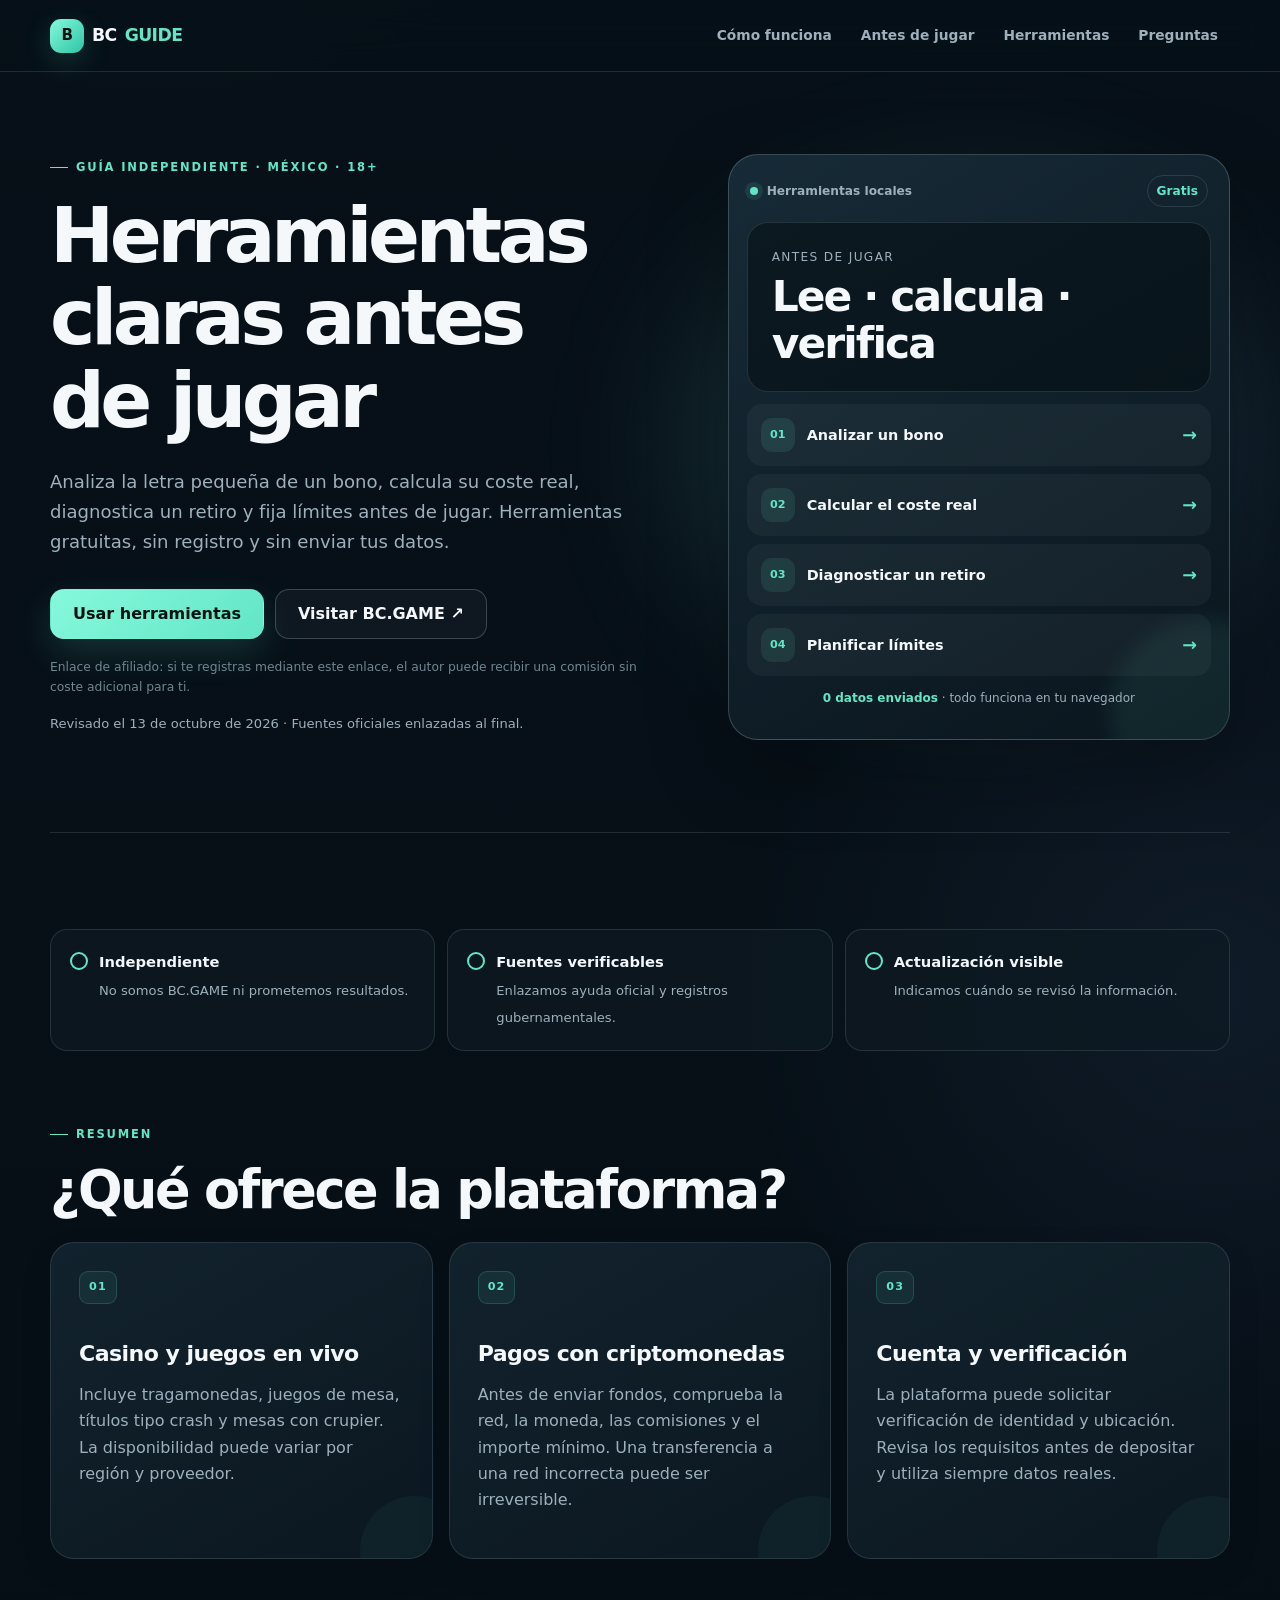
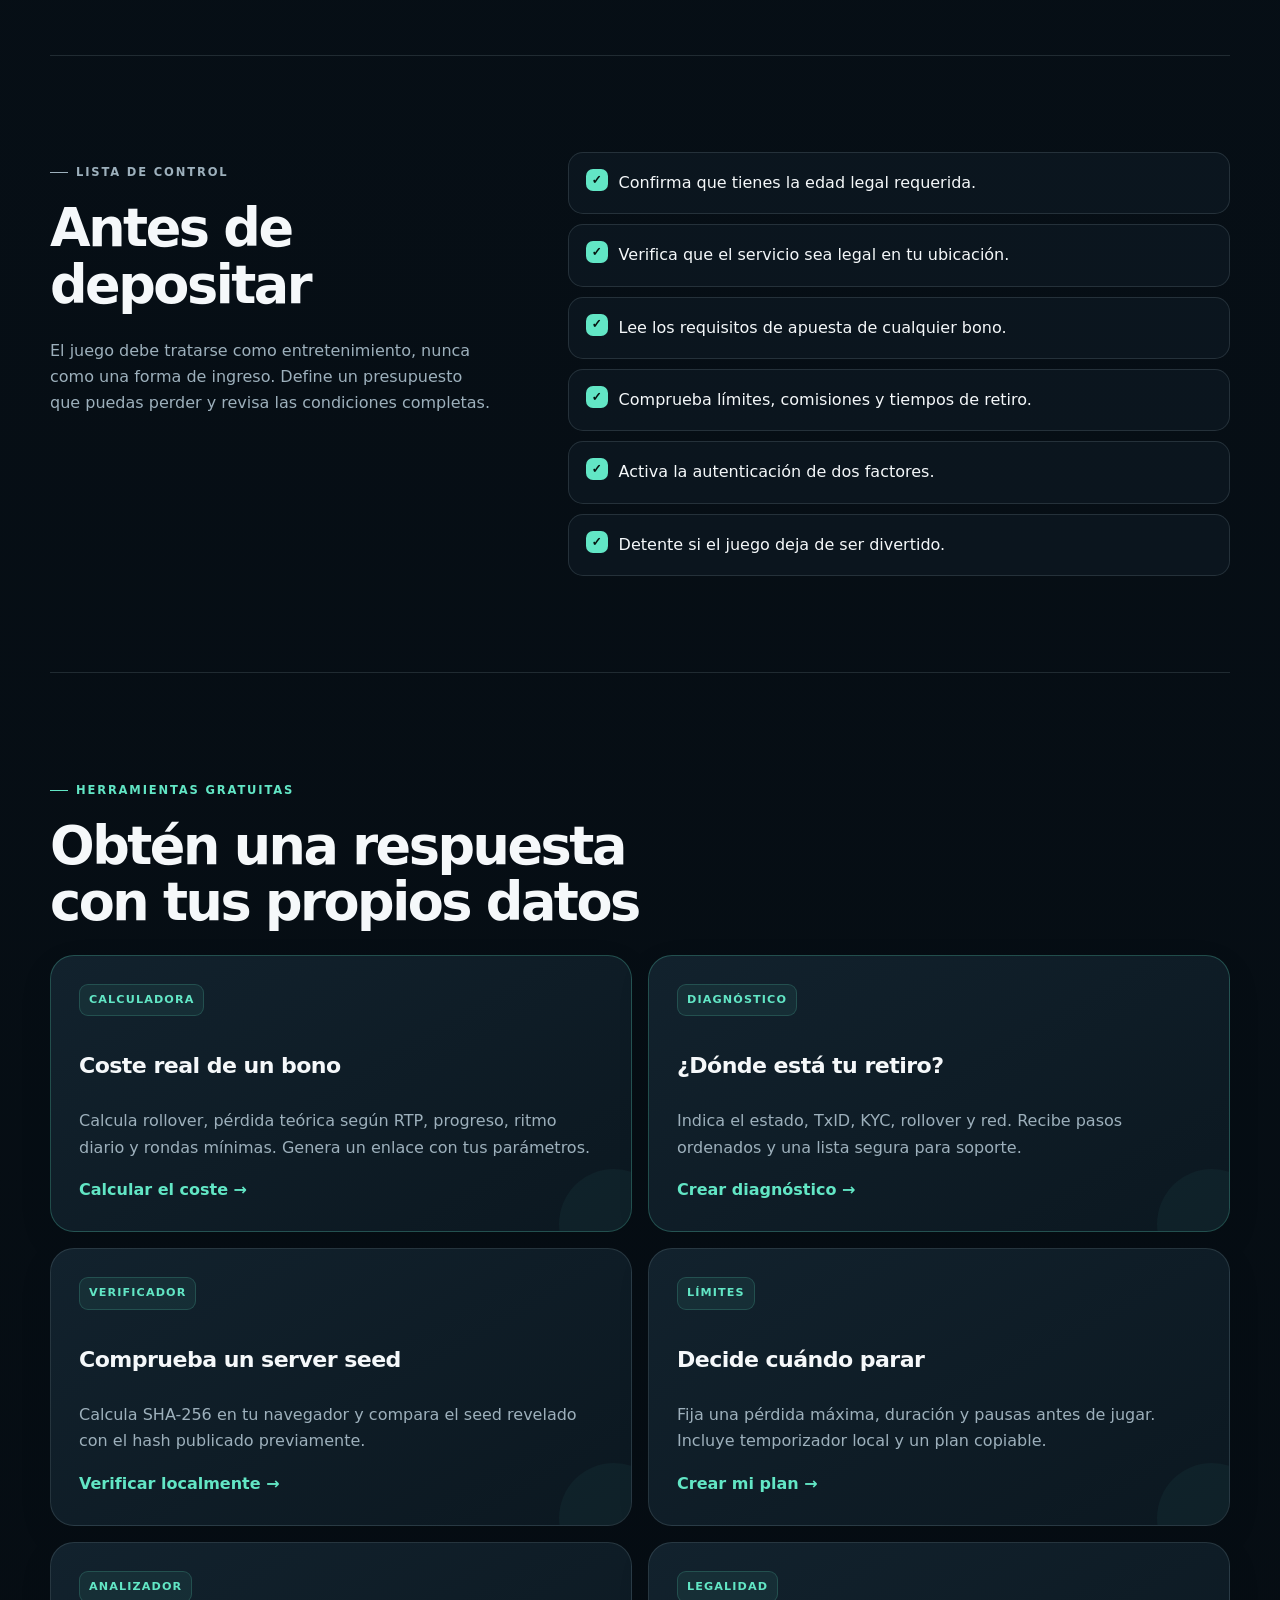
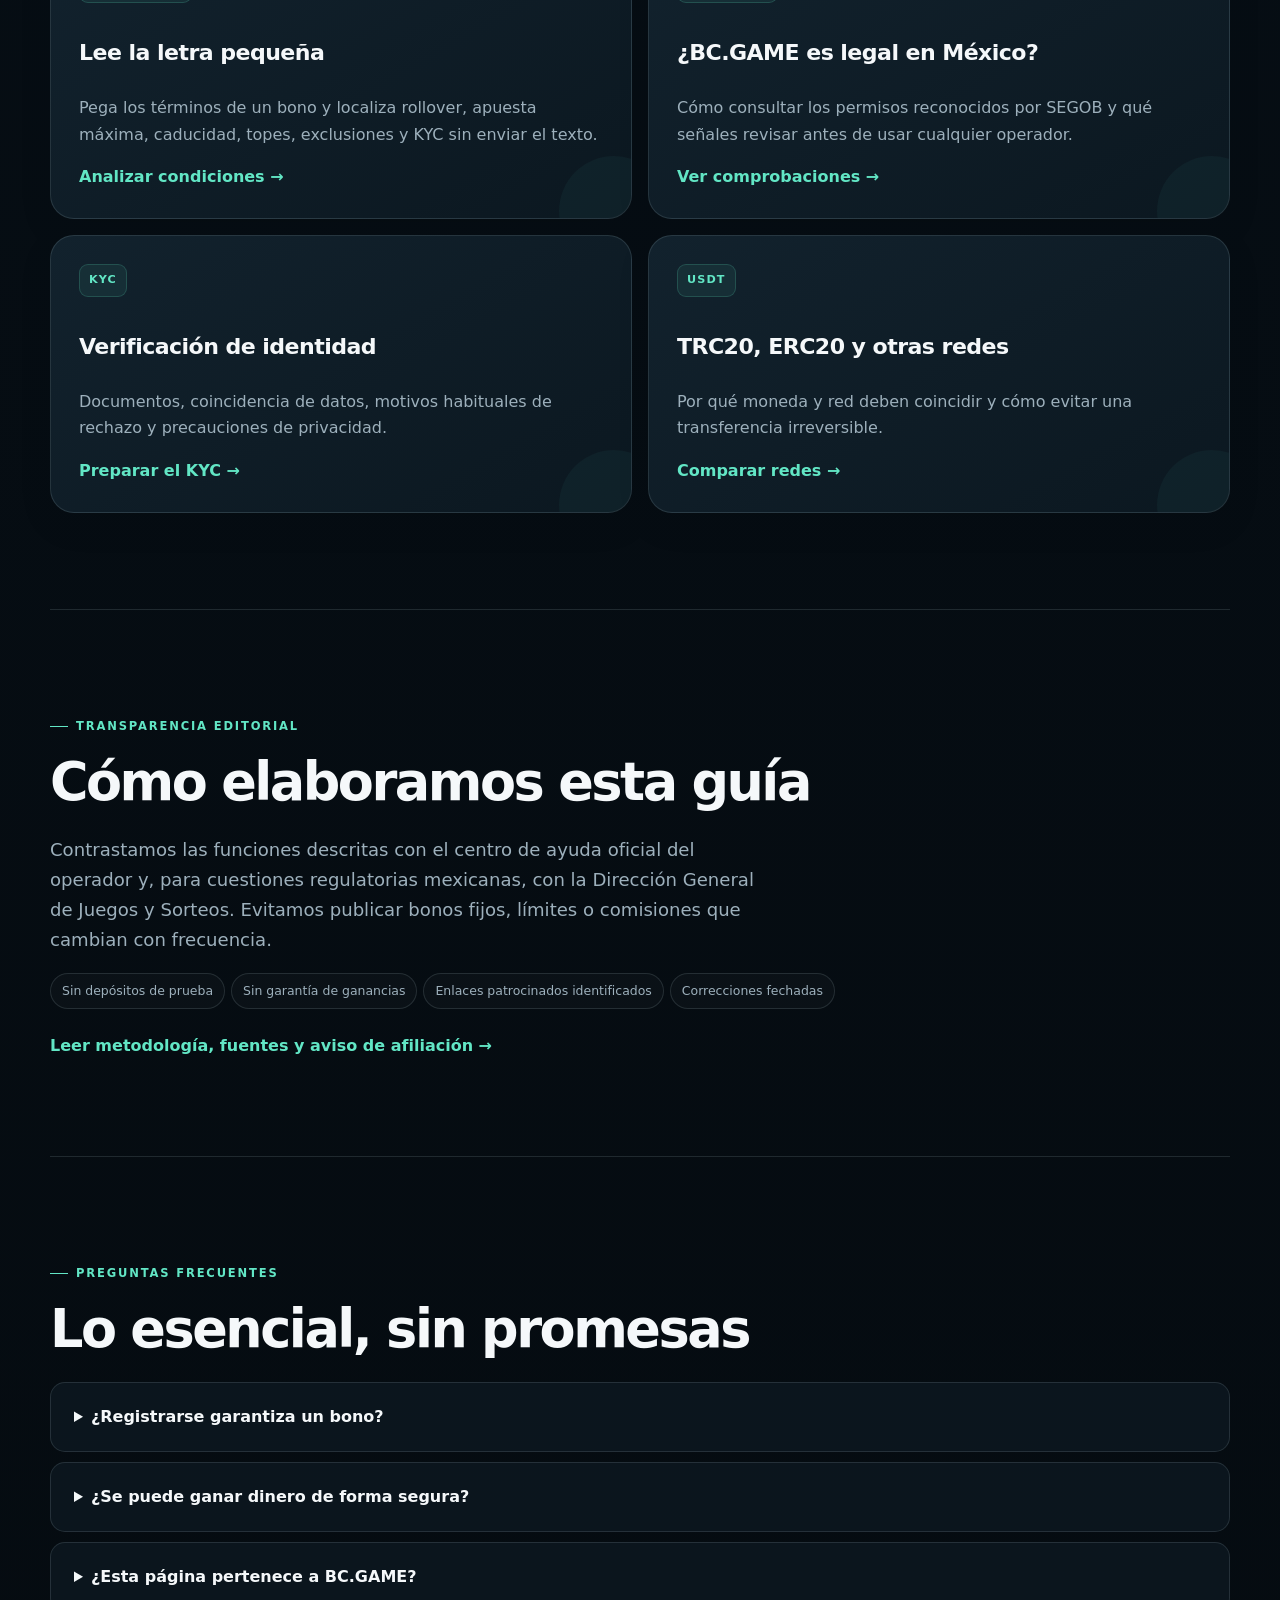
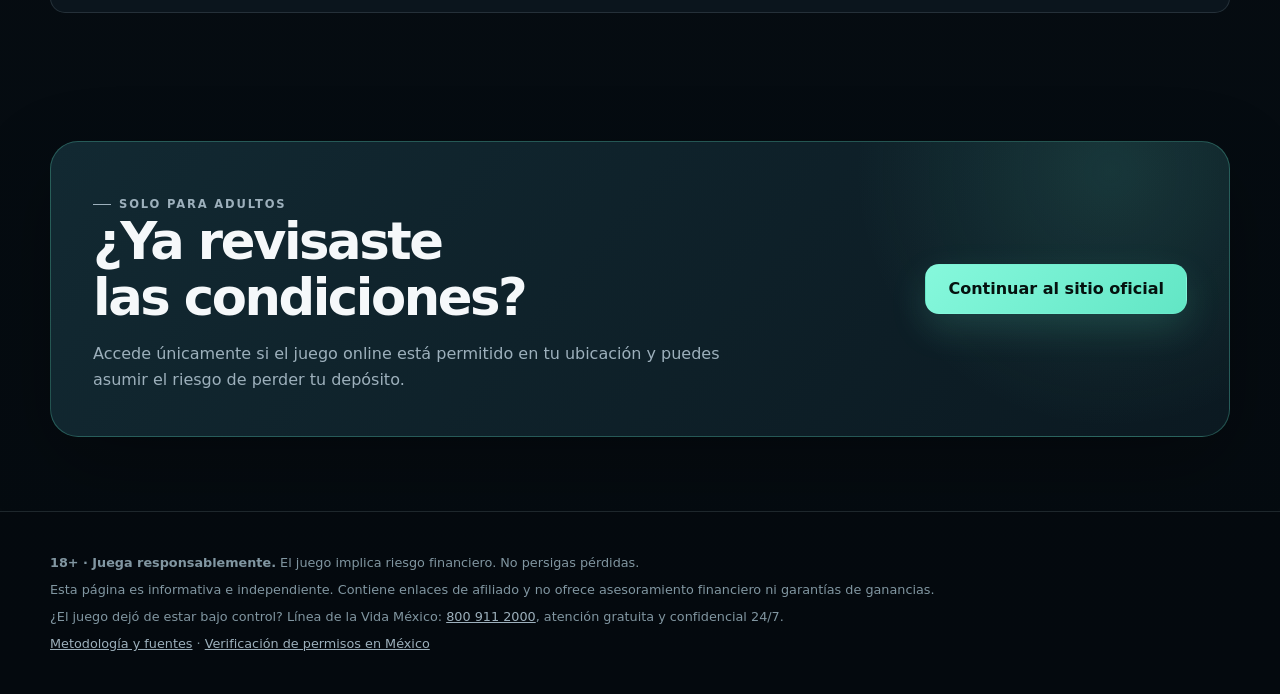
<file: index.html>
<!DOCTYPE html>
<html lang="es-MX">
<head>
  <meta charset="utf-8">
  <meta name="viewport" content="width=device-width, initial-scale=1">
  <title>BC.GAME México 2026: guía, retiros, KYC y seguridad</title>
  <meta name="description" content="Herramientas gratuitas sobre BC.GAME: analiza términos de bonos, calcula su coste, diagnostica retiros, fija límites y verifica un server seed SHA-256.">
  <meta name="author" content="BCGUIDE">
  <meta name="robots" content="index,follow">
  <meta name="theme-color" content="#071018">
  <link rel="icon" href="favicon.svg" type="image/svg+xml">
  <link rel="canonical" href="https://dzoyox.github.io/bcgame-mexico-guide/">
  <meta property="og:type" content="website">
  <meta property="og:locale" content="es_MX">
  <meta property="og:title" content="Herramientas BC.GAME México: bonos, retiros y seguridad">
  <meta property="og:description" content="Analiza términos, calcula el coste de un bono y revisa retiros con herramientas gratuitas y privadas. Solo para mayores de 18 años.">
  <meta property="og:url" content="https://dzoyox.github.io/bcgame-mexico-guide/">
  <meta name="twitter:card" content="summary">
  <meta name="twitter:title" content="Herramientas BC.GAME México">
  <meta name="twitter:description" content="Analiza bonos, calcula su coste y revisa retiros antes de jugar. 18+.">
  <link rel="stylesheet" href="styles.css?v=8">
  <script type="application/ld+json">
  {
    "@context": "https://schema.org",
    "@type": "WebPage",
    "name": "BC.GAME México 2026: guía, retiros, KYC y seguridad",
    "description": "Guía independiente sobre retiros, verificación KYC, redes de criptomonedas, seguridad y juego responsable.",
    "url": "https://dzoyox.github.io/bcgame-mexico-guide/",
    "inLanguage": "es-MX",
    "dateModified": "2026-10-13",
    "isFamilyFriendly": false,
    "audience": { "@type": "PeopleAudience", "requiredMinAge": 18 },
    "mainEntity": {
      "@type": "FAQPage",
      "mainEntity": [
        {
          "@type": "Question",
          "name": "¿Registrarse garantiza un bono?",
          "acceptedAnswer": { "@type": "Answer", "text": "No. Las promociones pueden cambiar y suelen tener requisitos de depósito, apuesta, tiempo y elegibilidad." }
        },
        {
          "@type": "Question",
          "name": "¿Se puede ganar dinero de forma segura?",
          "acceptedAnswer": { "@type": "Answer", "text": "No existe una ganancia garantizada. Los juegos de azar implican riesgo y la pérdida del dinero depositado es posible." }
        },
        {
          "@type": "Question",
          "name": "¿Esta página pertenece a BC.GAME?",
          "acceptedAnswer": { "@type": "Answer", "text": "No. Es una guía independiente que contiene un enlace de afiliado." }
        }
      ]
    }
  }
  </script>
</head>
<body>
  <header class="topbar">
    <a class="brand" href="#inicio" aria-label="Inicio">BC<span>GUIDE</span></a>
    <nav aria-label="Navegación principal">
      <a href="#como-funciona">Cómo funciona</a>
      <a href="#antes-de-jugar">Antes de jugar</a>
      <a href="#herramientas">Herramientas</a>
      <a href="#preguntas">Preguntas</a>
    </nav>
  </header>

  <main id="inicio">
    <section class="hero">
      <div class="hero-copy">
        <p class="eyebrow">GUÍA INDEPENDIENTE · MÉXICO · 18+</p>
        <h1>Herramientas claras antes de jugar</h1>
        <p class="lead">Analiza la letra pequeña de un bono, calcula su coste real, diagnostica un retiro y fija límites antes de jugar. Herramientas gratuitas, sin registro y sin enviar tus datos.</p>
        <div class="actions">
          <a class="button primary" href="#herramientas">Usar herramientas</a>
          <a class="button secondary" href="https://bcvn2.com/i-muosvm44-r/" rel="nofollow sponsored noopener" target="_blank">Visitar BC.GAME ↗</a>
        </div>
        <p class="disclosure">Enlace de afiliado: si te registras mediante este enlace, el autor puede recibir una comisión sin coste adicional para ti.</p>
        <p class="reviewed">Revisado el <time datetime="2026-10-13">13 de octubre de 2026</time> · Fuentes oficiales enlazadas al final.</p>
      </div>
      <aside class="hero-art" aria-label="Acceso rápido a herramientas">
        <div class="dashboard-window">
          <div class="dashboard-head"><span class="live-dot"></span><span>Herramientas locales</span><span class="dashboard-chip">Gratis</span></div>
          <div class="dashboard-score"><small>Antes de jugar</small><strong>Lee · calcula · verifica</strong></div>
          <div class="dashboard-list">
            <a href="analizador-terminos-bono.html"><span class="tool-icon">01</span><span>Analizar un bono</span><b>→</b></a>
            <a href="calculadora-rollover.html"><span class="tool-icon">02</span><span>Calcular el coste real</span><b>→</b></a>
            <a href="diagnostico-retiro-bc-game.html"><span class="tool-icon">03</span><span>Diagnosticar un retiro</span><b>→</b></a>
            <a href="planificador-limites-juego.html"><span class="tool-icon">04</span><span>Planificar límites</span><b>→</b></a>
          </div>
          <p class="privacy-bar"><strong>0 datos enviados</strong> · todo funciona en tu navegador</p>
        </div>
      </aside>
    </section>

    <section class="section" id="como-funciona">
      <div class="trust-strip">
        <div class="trust-item"><strong>Independiente</strong><span>No somos BC.GAME ni prometemos resultados.</span></div>
        <div class="trust-item"><strong>Fuentes verificables</strong><span>Enlazamos ayuda oficial y registros gubernamentales.</span></div>
        <div class="trust-item"><strong>Actualización visible</strong><span>Indicamos cuándo se revisó la información.</span></div>
      </div>
      <p class="eyebrow">RESUMEN</p>
      <h2>¿Qué ofrece la plataforma?</h2>
      <div class="cards">
        <article class="card">
          <span class="number">01</span>
          <h3>Casino y juegos en vivo</h3>
          <p>Incluye tragamonedas, juegos de mesa, títulos tipo crash y mesas con crupier. La disponibilidad puede variar por región y proveedor.</p>
        </article>
        <article class="card">
          <span class="number">02</span>
          <h3>Pagos con criptomonedas</h3>
          <p>Antes de enviar fondos, comprueba la red, la moneda, las comisiones y el importe mínimo. Una transferencia a una red incorrecta puede ser irreversible.</p>
        </article>
        <article class="card">
          <span class="number">03</span>
          <h3>Cuenta y verificación</h3>
          <p>La plataforma puede solicitar verificación de identidad y ubicación. Revisa los requisitos antes de depositar y utiliza siempre datos reales.</p>
        </article>
      </div>
    </section>

    <section class="section split" id="antes-de-jugar">
      <div>
        <p class="eyebrow">LISTA DE CONTROL</p>
        <h2>Antes de depositar</h2>
        <p>El juego debe tratarse como entretenimiento, nunca como una forma de ingreso. Define un presupuesto que puedas perder y revisa las condiciones completas.</p>
      </div>
      <ul class="checklist">
        <li>Confirma que tienes la edad legal requerida.</li>
        <li>Verifica que el servicio sea legal en tu ubicación.</li>
        <li>Lee los requisitos de apuesta de cualquier bono.</li>
        <li>Comprueba límites, comisiones y tiempos de retiro.</li>
        <li>Activa la autenticación de dos factores.</li>
        <li>Detente si el juego deja de ser divertido.</li>
      </ul>
    </section>

    <section class="section" id="herramientas">
      <p class="eyebrow">HERRAMIENTAS GRATUITAS</p>
      <h2>Obtén una respuesta con tus propios datos</h2>
      <div class="cards resource-cards">
        <article class="card">
          <span class="number">CALCULADORA</span>
          <h3>Coste real de un bono</h3>
          <p>Calcula rollover, pérdida teórica según RTP, progreso, ritmo diario y rondas mínimas. Genera un enlace con tus parámetros.</p>
          <a class="text-link" href="calculadora-rollover.html">Calcular el coste →</a>
        </article>
        <article class="card">
          <span class="number">DIAGNÓSTICO</span>
          <h3>¿Dónde está tu retiro?</h3>
          <p>Indica el estado, TxID, KYC, rollover y red. Recibe pasos ordenados y una lista segura para soporte.</p>
          <a class="text-link" href="diagnostico-retiro-bc-game.html">Crear diagnóstico →</a>
        </article>
        <article class="card">
          <span class="number">VERIFICADOR</span>
          <h3>Comprueba un server seed</h3>
          <p>Calcula SHA-256 en tu navegador y compara el seed revelado con el hash publicado previamente.</p>
          <a class="text-link" href="provably-fair-bc-game.html">Verificar localmente →</a>
        </article>
        <article class="card">
          <span class="number">LÍMITES</span>
          <h3>Decide cuándo parar</h3>
          <p>Fija una pérdida máxima, duración y pausas antes de jugar. Incluye temporizador local y un plan copiable.</p>
          <a class="text-link" href="planificador-limites-juego.html">Crear mi plan →</a>
        </article>
        <article class="card">
          <span class="number">ANALIZADOR</span>
          <h3>Lee la letra pequeña</h3>
          <p>Pega los términos de un bono y localiza rollover, apuesta máxima, caducidad, topes, exclusiones y KYC sin enviar el texto.</p>
          <a class="text-link" href="analizador-terminos-bono.html">Analizar condiciones →</a>
        </article>
        <article class="card">
          <span class="number">LEGALIDAD</span>
          <h3>¿BC.GAME es legal en México?</h3>
          <p>Cómo consultar los permisos reconocidos por SEGOB y qué señales revisar antes de usar cualquier operador.</p>
          <a class="text-link" href="bc-game-mexico-legal-seguro.html">Ver comprobaciones →</a>
        </article>
        <article class="card">
          <span class="number">KYC</span>
          <h3>Verificación de identidad</h3>
          <p>Documentos, coincidencia de datos, motivos habituales de rechazo y precauciones de privacidad.</p>
          <a class="text-link" href="kyc-bc-game-verificacion.html">Preparar el KYC →</a>
        </article>
        <article class="card">
          <span class="number">USDT</span>
          <h3>TRC20, ERC20 y otras redes</h3>
          <p>Por qué moneda y red deben coincidir y cómo evitar una transferencia irreversible.</p>
          <a class="text-link" href="redes-usdt-bc-game.html">Comparar redes →</a>
        </article>
      </div>
    </section>

    <section class="section" id="metodologia">
      <p class="eyebrow">TRANSPARENCIA EDITORIAL</p>
      <h2>Cómo elaboramos esta guía</h2>
      <p class="lead">Contrastamos las funciones descritas con el centro de ayuda oficial del operador y, para cuestiones regulatorias mexicanas, con la Dirección General de Juegos y Sorteos. Evitamos publicar bonos fijos, límites o comisiones que cambian con frecuencia.</p>
      <p><span class="pill">Sin depósitos de prueba</span><span class="pill">Sin garantía de ganancias</span><span class="pill">Enlaces patrocinados identificados</span><span class="pill">Correcciones fechadas</span></p>
      <a class="text-link" href="metodologia-fuentes.html">Leer metodología, fuentes y aviso de afiliación →</a>
    </section>

    <section class="section" id="preguntas">
      <p class="eyebrow">PREGUNTAS FRECUENTES</p>
      <h2>Lo esencial, sin promesas</h2>
      <div class="faq">
        <details>
          <summary>¿Registrarse garantiza un bono?</summary>
          <p>No. Las promociones pueden cambiar y suelen tener requisitos de depósito, apuesta, tiempo y elegibilidad. Consulta siempre las condiciones vigentes en la plataforma.</p>
        </details>
        <details>
          <summary>¿Se puede ganar dinero de forma segura?</summary>
          <p>No existe una ganancia garantizada. Los juegos de azar implican riesgo y la pérdida del dinero depositado es posible.</p>
        </details>
        <details>
          <summary>¿Esta página pertenece a BC.GAME?</summary>
          <p>No. Es una guía independiente que contiene un enlace de afiliado. La información oficial y las condiciones actuales se encuentran en el sitio del operador.</p>
        </details>
      </div>
    </section>

    <section class="cta">
      <div>
        <p class="eyebrow">SOLO PARA ADULTOS</p>
        <h2>¿Ya revisaste las condiciones?</h2>
        <p>Accede únicamente si el juego online está permitido en tu ubicación y puedes asumir el riesgo de perder tu depósito.</p>
      </div>
      <a class="button primary" href="https://bcvn2.com/i-muosvm44-r/" rel="nofollow sponsored noopener" target="_blank">Continuar al sitio oficial</a>
    </section>
  </main>

  <footer>
    <p><strong>18+ · Juega responsablemente.</strong> El juego implica riesgo financiero. No persigas pérdidas.</p>
    <p>Esta página es informativa e independiente. Contiene enlaces de afiliado y no ofrece asesoramiento financiero ni garantías de ganancias.</p>
    <p>¿El juego dejó de estar bajo control? Línea de la Vida México: <a href="tel:8009112000">800&nbsp;911&nbsp;2000</a>, atención gratuita y confidencial 24/7.</p>
    <p><a href="metodologia-fuentes.html">Metodología y fuentes</a> · <a href="bc-game-mexico-legal-seguro.html">Verificación de permisos en México</a></p>
  </footer>
</body>
</html>
</file>
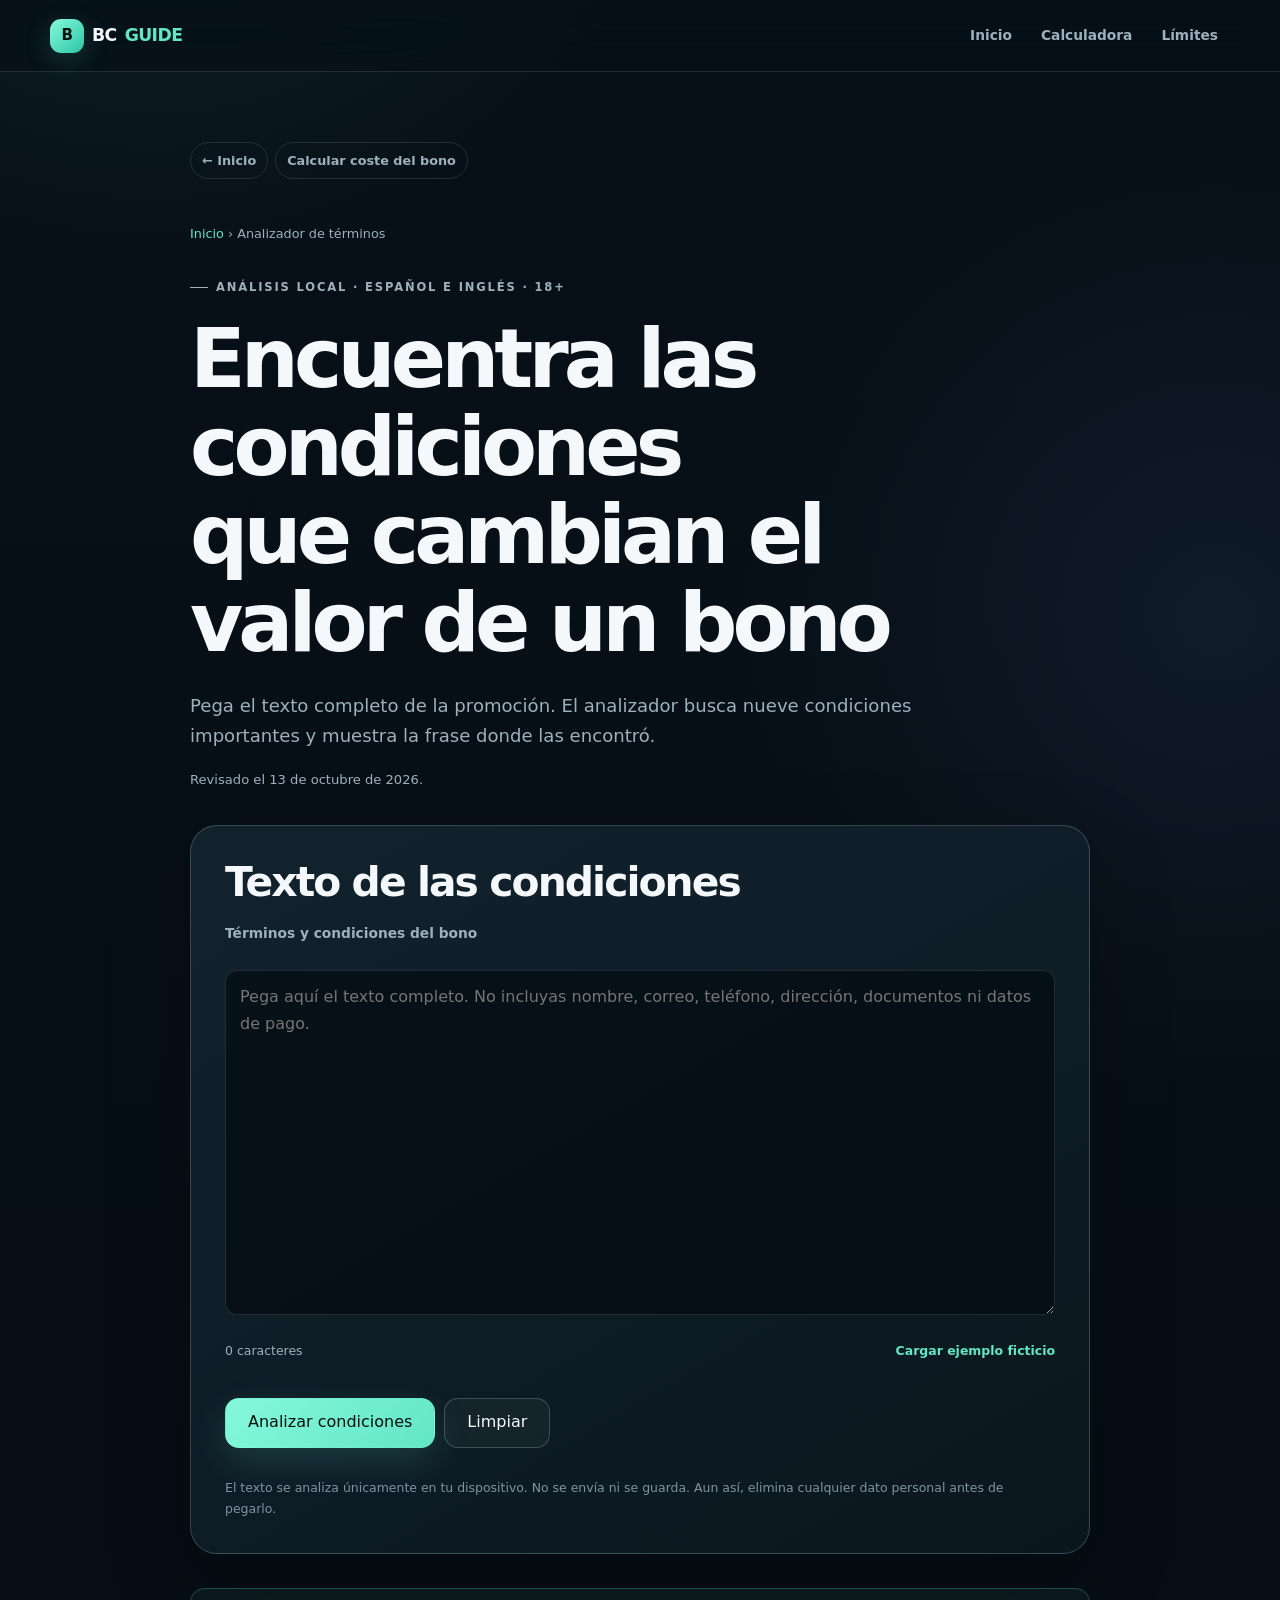
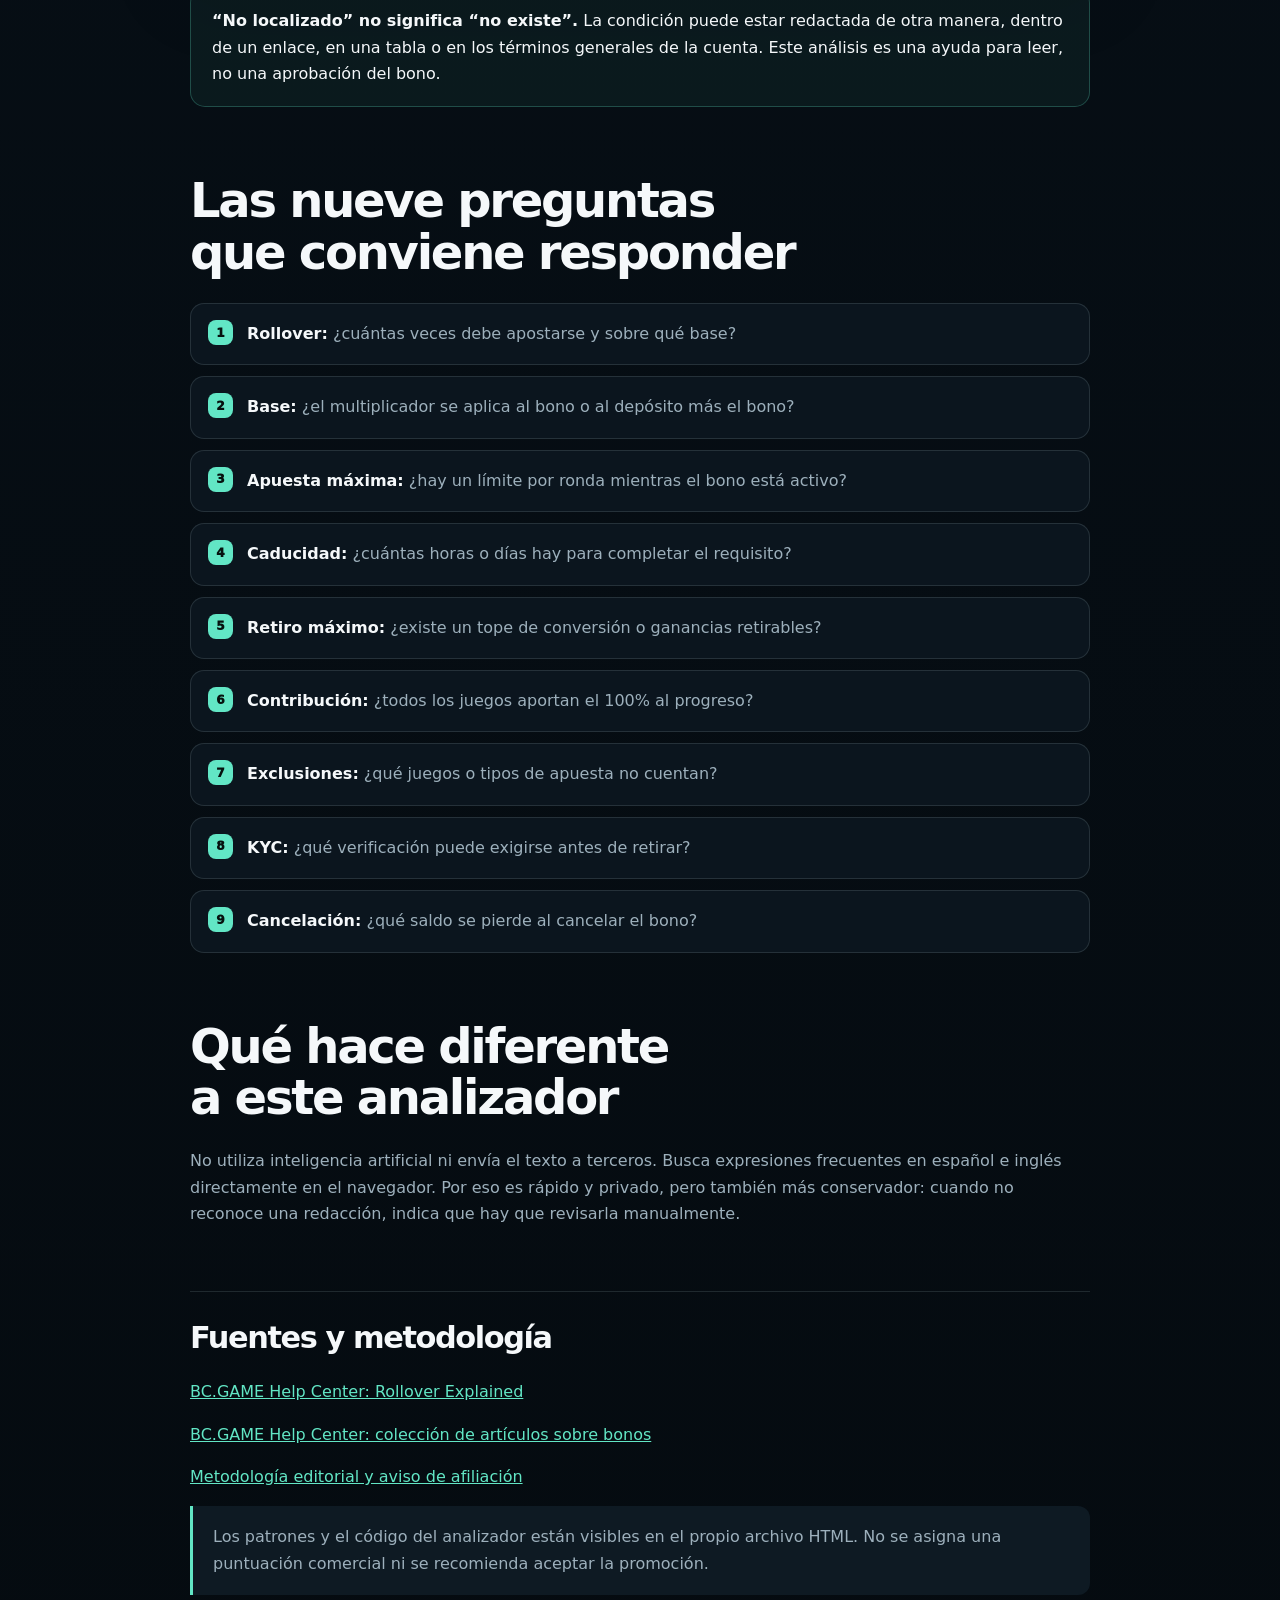
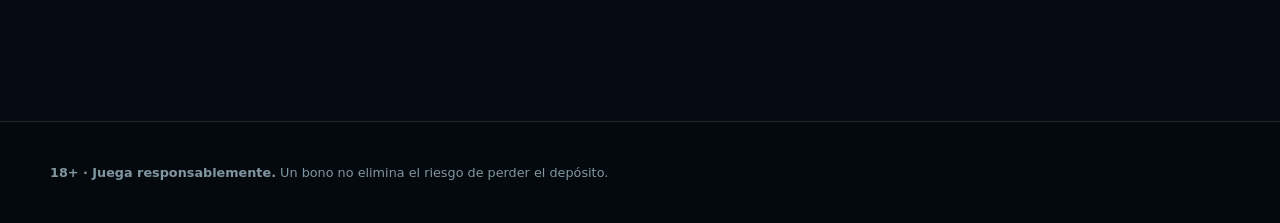
<file: analizador-terminos-bono.html>
<!DOCTYPE html>
<html lang="es-MX">
<head>
  <meta charset="utf-8">
  <meta name="viewport" content="width=device-width, initial-scale=1">
  <title>Analizador privado de términos de bonos de casino</title>
  <meta name="description" content="Pega los términos de un bono y localiza rollover, apuesta máxima, caducidad, retiro máximo, contribución, juegos excluidos, KYC y cancelación. Todo queda en tu navegador.">
  <link rel="canonical" href="https://dzoyox.github.io/bcgame-mexico-guide/analizador-terminos-bono.html">
  <meta name="robots" content="index,follow">
  <meta name="theme-color" content="#071018">
  <link rel="icon" href="favicon.svg" type="image/svg+xml">
  <link rel="stylesheet" href="styles.css?v=8">
  <script type="application/ld+json">{"@context":"https://schema.org","@graph":[{"@type":"WebApplication","name":"Analizador privado de términos de bonos","url":"https://dzoyox.github.io/bcgame-mexico-guide/analizador-terminos-bono.html","applicationCategory":"UtilitiesApplication","operatingSystem":"Any","inLanguage":"es-MX","isAccessibleForFree":true,"dateModified":"2026-10-13","featureList":["Detección de rollover","Apuesta máxima","Caducidad","Tope de retiro","Contribución de juegos","KYC","Análisis local"]},{"@type":"FAQPage","mainEntity":[{"@type":"Question","name":"¿El texto se envía a un servidor?","acceptedAnswer":{"@type":"Answer","text":"No. El análisis se ejecuta localmente en el navegador y el texto no se transmite."}},{"@type":"Question","name":"¿Que una condición no sea detectada significa que no existe?","acceptedAnswer":{"@type":"Answer","text":"No. Puede estar redactada de otra forma o encontrarse en otra página. Siempre debe leerse el documento completo."}}]}]}</script>
</head>
<body>
  <header class="topbar"><a class="brand" href="index.html">BC<span>GUIDE</span></a><nav aria-label="Navegación principal"><a href="index.html">Inicio</a><a href="calculadora-rollover.html">Calculadora</a><a href="planificador-limites-juego.html">Límites</a></nav></header>
  <main class="article-shell">
    <nav class="article-nav" aria-label="Navegación secundaria"><a href="index.html">← Inicio</a><a href="calculadora-rollover.html">Calcular coste del bono</a></nav>
    <div class="breadcrumbs"><a href="index.html">Inicio</a> › Analizador de términos</div>
    <p class="eyebrow">ANÁLISIS LOCAL · ESPAÑOL E INGLÉS · 18+</p>
    <h1>Encuentra las condiciones que cambian el valor de un bono</h1>
    <p class="article-intro">Pega el texto completo de la promoción. El analizador busca nueve condiciones importantes y muestra la frase donde las encontró.</p>
    <p class="reviewed">Revisado el <time datetime="2026-10-13">13 de octubre de 2026</time>.</p>

    <section class="tool-panel" aria-labelledby="analizador">
      <h2 id="analizador">Texto de las condiciones</h2>
      <label for="termsText">Términos y condiciones del bono</label>
      <textarea id="termsText" class="analyzer-input" rows="12" spellcheck="false" placeholder="Pega aquí el texto completo. No incluyas nombre, correo, teléfono, dirección, documentos ni datos de pago."></textarea>
      <div class="input-meta"><span id="charCount">0 caracteres</span><button id="loadExample" class="text-button" type="button">Cargar ejemplo ficticio</button></div>
      <div class="tool-actions">
        <button class="button primary" id="analyze" type="button">Analizar condiciones</button>
        <button class="button secondary" id="clearTerms" type="button">Limpiar</button>
      </div>
      <p class="privacy-note">El texto se analiza únicamente en tu dispositivo. No se envía ni se guarda. Aun así, elimina cualquier dato personal antes de pegarlo.</p>
    </section>

    <section id="analysisResult" hidden aria-labelledby="resultado">
      <h2 id="resultado">Resultado</h2>
      <div id="analysisSummary" class="status neutral" role="status"></div>
      <div id="findings" class="finding-grid"></div>
      <div class="tool-actions">
        <button class="button secondary" id="copyReport" type="button">Copiar informe</button>
        <a class="button primary" id="calculatorLink" href="calculadora-rollover.html">Abrir calculadora</a>
      </div>
    </section>

    <div class="notice"><strong>“No localizado” no significa “no existe”.</strong> La condición puede estar redactada de otra manera, dentro de un enlace, en una tabla o en los términos generales de la cuenta. Este análisis es una ayuda para leer, no una aprobación del bono.</div>

    <h2>Las nueve preguntas que conviene responder</h2>
    <ol class="steps">
      <li><strong>Rollover:</strong> ¿cuántas veces debe apostarse y sobre qué base?</li>
      <li><strong>Base:</strong> ¿el multiplicador se aplica al bono o al depósito más el bono?</li>
      <li><strong>Apuesta máxima:</strong> ¿hay un límite por ronda mientras el bono está activo?</li>
      <li><strong>Caducidad:</strong> ¿cuántas horas o días hay para completar el requisito?</li>
      <li><strong>Retiro máximo:</strong> ¿existe un tope de conversión o ganancias retirables?</li>
      <li><strong>Contribución:</strong> ¿todos los juegos aportan el 100% al progreso?</li>
      <li><strong>Exclusiones:</strong> ¿qué juegos o tipos de apuesta no cuentan?</li>
      <li><strong>KYC:</strong> ¿qué verificación puede exigirse antes de retirar?</li>
      <li><strong>Cancelación:</strong> ¿qué saldo se pierde al cancelar el bono?</li>
    </ol>

    <h2>Qué hace diferente a este analizador</h2>
    <p>No utiliza inteligencia artificial ni envía el texto a terceros. Busca expresiones frecuentes en español e inglés directamente en el navegador. Por eso es rápido y privado, pero también más conservador: cuando no reconoce una redacción, indica que hay que revisarla manualmente.</p>

    <div class="sources">
      <h2>Fuentes y metodología</h2>
      <p><a href="https://help.bc.support/en/articles/10750639-rollover-explained" rel="noopener noreferrer" target="_blank">BC.GAME Help Center: Rollover Explained</a></p>
      <p><a href="https://help.bc.support/en/collections/3980790-bonus" rel="noopener noreferrer" target="_blank">BC.GAME Help Center: colección de artículos sobre bonos</a></p>
      <p><a href="metodologia-fuentes.html">Metodología editorial y aviso de afiliación</a></p>
      <p class="source-note">Los patrones y el código del analizador están visibles en el propio archivo HTML. No se asigna una puntuación comercial ni se recomienda aceptar la promoción.</p>
    </div>
  </main>
  <footer><p><strong>18+ · Juega responsablemente.</strong> Un bono no elimina el riesgo de perder el depósito.</p></footer>

  <script>
    const termsField = document.getElementById('termsText');
    const charCount = document.getElementById('charCount');
    const resultSection = document.getElementById('analysisResult');
    const findingsBox = document.getElementById('findings');
    const calculatorLink = document.getElementById('calculatorLink');
    let reportText = '';

    const checks = [
      {key:'rollover', title:'Rollover o requisito de apuesta', patterns:[/\b\d{1,3}(?:[.,]\d+)?\s*(?:x|×|veces)\b/i,/\b(?:rollover|wagering|playthrough|requisito(?:s)? de apuesta)\b/i]},
      {key:'base', title:'Base del rollover', patterns:[/\b(?:dep[oó]sito\s*(?:\+|y|más)\s*bono|deposit\s*(?:\+|and)\s*bonus|solo (?:sobre )?(?:el )?bono|bonus only)\b/i]},
      {key:'maxbet', title:'Apuesta máxima', patterns:[/\b(?:apuesta m[aá]xima|l[ií]mite (?:de|por) apuesta|max(?:imum)? bet)\b/i]},
      {key:'expiry', title:'Caducidad o plazo', patterns:[/\b(?:caduca|caducidad|expira|v[aá]lid[oa]|plazo|expiry|expires?|valid for)\b/i,/\b\d+\s*(?:horas?|d[ií]as?|hours?|days?)\b/i]},
      {key:'cashout', title:'Retiro o conversión máxima', patterns:[/\b(?:retiro m[aá]ximo|m[aá]xima conversi[oó]n|tope (?:de )?(?:retiro|ganancia)|maximum (?:cashout|withdrawal)|win(?:ning)? cap)\b/i]},
      {key:'contribution', title:'Contribución de juegos', patterns:[/\b(?:contribuci[oó]n|contribuyen|aporta[nr]?|game weighting|contribute)\b/i]},
      {key:'excluded', title:'Juegos o apuestas excluidos', patterns:[/\b(?:juegos? excluid[oa]s?|no (?:cuentan|contribuyen)|excluded games?|do not contribute|not eligible)\b/i]},
      {key:'kyc', title:'Verificación KYC', patterns:[/\b(?:kyc|verificaci[oó]n (?:de identidad|de cuenta)|identity verification|verify your identity)\b/i]},
      {key:'cancel', title:'Consecuencias de cancelar', patterns:[/\b(?:cancelar? (?:el )?bono|cancelaci[oó]n (?:del )?bono|bonus cancellation|cancel(?:ling|ing) the bonus|perder[aá](?:s)? (?:el )?bono)\b/i]}
    ];

    function updateCount() {
      charCount.textContent = new Intl.NumberFormat('es-MX').format(termsField.value.length) + ' caracteres';
    }

    function sentences(text) {
      return text.replace(/\r/g,'').split(/(?<=[.!?;])\s+|\n+/).map(part => part.trim()).filter(Boolean);
    }

    function findEvidence(parts, patterns) {
      return parts.find(part => patterns.some(pattern => pattern.test(part))) || '';
    }

    function addFinding(check, evidence) {
      const article = document.createElement('article');
      article.className = 'finding ' + (evidence ? 'found' : 'missing');
      const label = document.createElement('span');
      label.className = 'finding-label';
      label.textContent = evidence ? 'LOCALIZADO' : 'NO LOCALIZADO';
      const title = document.createElement('h3');
      title.textContent = check.title;
      const detail = document.createElement('p');
      detail.className = 'evidence';
      detail.textContent = evidence ? evidence : 'Revisa manualmente el documento completo y cualquier enlace relacionado.';
      article.append(label,title,detail);
      findingsBox.append(article);
    }

    function analyzeTerms() {
      const text = termsField.value.trim();
      if (text.length < 30) {
        resultSection.hidden = false;
        findingsBox.textContent = '';
        const summary = document.getElementById('analysisSummary');
        summary.className = 'status warn';
        summary.textContent = 'Pega un texto más completo para poder buscar las condiciones.';
        calculatorLink.href = 'calculadora-rollover.html';
        reportText = '';
        return;
      }

      const parts = sentences(text);
      const results = checks.map(check => ({check, evidence:findEvidence(parts,check.patterns)}));
      const found = results.filter(result => result.evidence).length;
      findingsBox.textContent = '';
      results.forEach(result => addFinding(result.check,result.evidence));
      const summary = document.getElementById('analysisSummary');
      summary.className = 'status ' + (found >= 7 ? 'good' : found >= 4 ? 'warn' : 'bad');
      summary.textContent = found === checks.length
        ? 'Se localizaron las ' + checks.length + ' condiciones buscadas. Comprueba igualmente el documento completo.'
        : 'Se localizaron ' + found + ' de ' + checks.length + ' condiciones. Las demás requieren revisión manual; su ausencia en el resultado no confirma que no existan.';
      resultSection.hidden = false;

      const rolloverEvidence = results.find(result => result.check.key === 'rollover')?.evidence || '';
      const match = rolloverEvidence.match(/\b(\d{1,3}(?:[.,]\d+)?)\s*(?:x|×|veces)\b/i);
      const rollover = match ? match[1].replace(',','.') : '';
      calculatorLink.href = rollover ? 'calculadora-rollover.html?rollover=' + encodeURIComponent(rollover) : 'calculadora-rollover.html';
      calculatorLink.textContent = rollover ? 'Calcular este rollover (' + rollover + '×)' : 'Abrir calculadora';

      reportText = 'Informe de condiciones del bono\n\n' + results.map(result => (result.evidence ? '[LOCALIZADO] ' : '[REVISAR] ') + result.check.title + '\n' + (result.evidence || 'No localizado automáticamente.')).join('\n\n') + '\n\nAviso: no localizado no significa inexistente. Lee el documento completo.';
      resultSection.scrollIntoView({behavior:'smooth',block:'start'});
    }

    termsField.addEventListener('input', updateCount);
    document.getElementById('analyze').addEventListener('click', analyzeTerms);
    document.getElementById('clearTerms').addEventListener('click', () => {
      termsField.value = '';
      updateCount();
      resultSection.hidden = true;
      findingsBox.textContent = '';
      termsField.focus();
    });
    document.getElementById('loadExample').addEventListener('click', () => {
      termsField.value = 'EJEMPLO FICTICIO. El bono tiene un requisito de apuesta de 25x calculado solo sobre el bono. La apuesta máxima permitida es de $100 MXN por ronda. La promoción expira en 7 días. El retiro máximo procedente del bono es de $2,000 MXN. Las tragamonedas contribuyen al 100%; los juegos de mesa no contribuyen. Se requiere verificación KYC antes del retiro. Al cancelar el bono se perderá el saldo promocional.';
      updateCount();
      analyzeTerms();
    });
    document.getElementById('copyReport').addEventListener('click', async event => {
      if (!reportText) return;
      await navigator.clipboard.writeText(reportText);
      event.currentTarget.textContent = 'Informe copiado';
      setTimeout(() => event.currentTarget.textContent = 'Copiar informe',1600);
    });
    updateCount();
  </script>
</body>
</html>
</file>
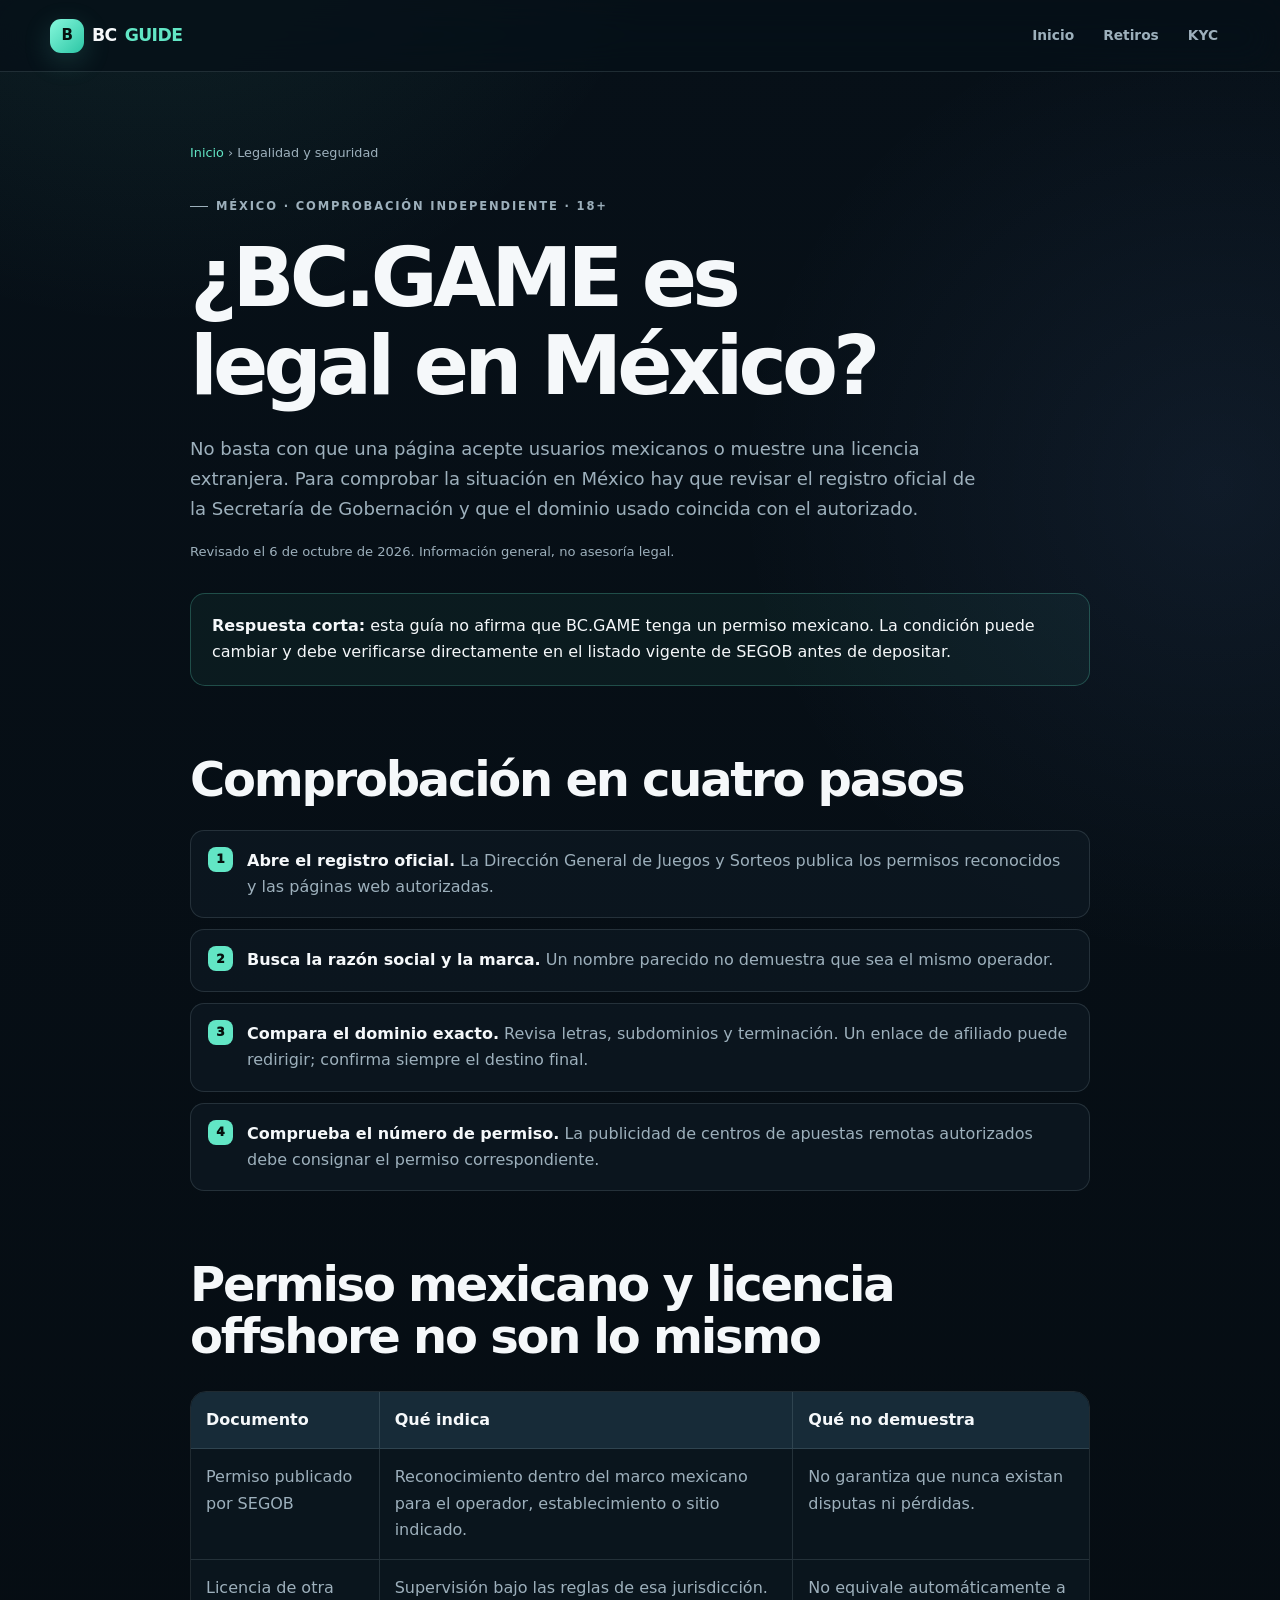
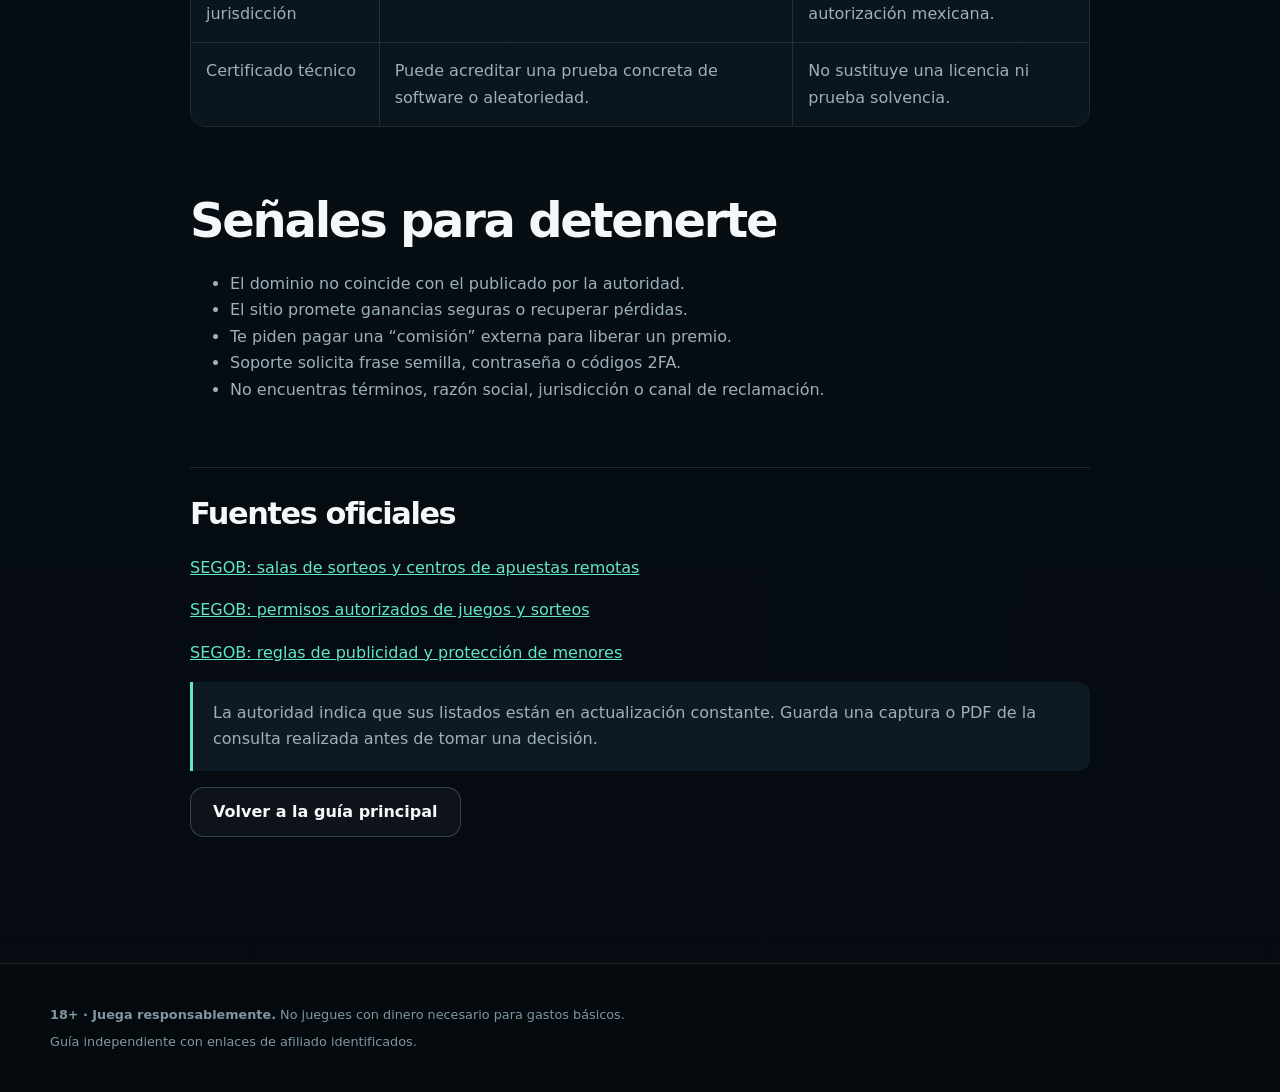
<file: bc-game-mexico-legal-seguro.html>
<!doctype html>
<html lang="es-MX">
<head>
  <meta charset="utf-8"><meta name="viewport" content="width=device-width, initial-scale=1">
  <title>¿BC.GAME es legal en México? Cómo verificar permisos</title>
  <meta name="description" content="Cómo comprobar si BC.GAME u otro casino tiene permiso reconocido en México: registro de SEGOB, dominio autorizado, licencia offshore y señales de riesgo.">
  <meta name="robots" content="index,follow"><meta name="theme-color" content="#07110d">
  <link rel="canonical" href="https://dzoyox.github.io/bcgame-mexico-guide/bc-game-mexico-legal-seguro.html">
  <link rel="stylesheet" href="styles.css?v=4">
  <script type="application/ld+json">{"@context":"https://schema.org","@type":"Article","headline":"¿BC.GAME es legal en México? Cómo verificar permisos","datePublished":"2026-10-06","dateModified":"2026-10-06","inLanguage":"es-MX","mainEntityOfPage":"https://dzoyox.github.io/bcgame-mexico-guide/bc-game-mexico-legal-seguro.html","publisher":{"@type":"Organization","name":"BCGUIDE"}}</script>
</head>
<body>
  <header class="topbar"><a class="brand" href="index.html">BC<span>GUIDE</span></a><nav><a href="index.html">Inicio</a><a href="retiros-bc-game-mexico.html">Retiros</a><a href="kyc-bc-game-verificacion.html">KYC</a></nav></header>
  <main class="article-shell">
    <div class="breadcrumbs"><a href="index.html">Inicio</a> › Legalidad y seguridad</div>
    <p class="eyebrow">MÉXICO · COMPROBACIÓN INDEPENDIENTE · 18+</p>
    <h1>¿BC.GAME es legal en México?</h1>
    <p class="article-intro">No basta con que una página acepte usuarios mexicanos o muestre una licencia extranjera. Para comprobar la situación en México hay que revisar el registro oficial de la Secretaría de Gobernación y que el dominio usado coincida con el autorizado.</p>
    <p class="reviewed">Revisado el <time datetime="2026-10-06">6 de octubre de 2026</time>. Información general, no asesoría legal.</p>

    <div class="notice"><strong>Respuesta corta:</strong> esta guía no afirma que BC.GAME tenga un permiso mexicano. La condición puede cambiar y debe verificarse directamente en el listado vigente de SEGOB antes de depositar.</div>

    <h2>Comprobación en cuatro pasos</h2>
    <ol class="steps">
      <li><strong>Abre el registro oficial.</strong> La Dirección General de Juegos y Sorteos publica los permisos reconocidos y las páginas web autorizadas.</li>
      <li><strong>Busca la razón social y la marca.</strong> Un nombre parecido no demuestra que sea el mismo operador.</li>
      <li><strong>Compara el dominio exacto.</strong> Revisa letras, subdominios y terminación. Un enlace de afiliado puede redirigir; confirma siempre el destino final.</li>
      <li><strong>Comprueba el número de permiso.</strong> La publicidad de centros de apuestas remotas autorizados debe consignar el permiso correspondiente.</li>
    </ol>

    <h2>Permiso mexicano y licencia offshore no son lo mismo</h2>
    <table class="comparison"><thead><tr><th>Documento</th><th>Qué indica</th><th>Qué no demuestra</th></tr></thead><tbody>
      <tr><td>Permiso publicado por SEGOB</td><td>Reconocimiento dentro del marco mexicano para el operador, establecimiento o sitio indicado.</td><td>No garantiza que nunca existan disputas ni pérdidas.</td></tr>
      <tr><td>Licencia de otra jurisdicción</td><td>Supervisión bajo las reglas de esa jurisdicción.</td><td>No equivale automáticamente a autorización mexicana.</td></tr>
      <tr><td>Certificado técnico</td><td>Puede acreditar una prueba concreta de software o aleatoriedad.</td><td>No sustituye una licencia ni prueba solvencia.</td></tr>
    </tbody></table>

    <h2>Señales para detenerte</h2>
    <ul><li>El dominio no coincide con el publicado por la autoridad.</li><li>El sitio promete ganancias seguras o recuperar pérdidas.</li><li>Te piden pagar una “comisión” externa para liberar un premio.</li><li>Soporte solicita frase semilla, contraseña o códigos 2FA.</li><li>No encuentras términos, razón social, jurisdicción o canal de reclamación.</li></ul>

    <div class="sources"><h2>Fuentes oficiales</h2>
      <p><a href="https://www.sitios.segob.gob.mx/es/Juegos_y_Sorteos/Salas_de_Sorteos_de_Numeros" rel="noopener noreferrer" target="_blank">SEGOB: salas de sorteos y centros de apuestas remotas</a></p>
      <p><a href="https://juegosysorteos.segob.gob.mx/es/Juegos_y_Sorteos/Permisionario" rel="noopener noreferrer" target="_blank">SEGOB: permisos autorizados de juegos y sorteos</a></p>
      <p><a href="https://juegosysorteos.segob.gob.mx/es/Juegos_y_Sorteos/Casinos" rel="noopener noreferrer" target="_blank">SEGOB: reglas de publicidad y protección de menores</a></p>
      <p class="source-note">La autoridad indica que sus listados están en actualización constante. Guarda una captura o PDF de la consulta realizada antes de tomar una decisión.</p>
    </div>
    <p><a class="button secondary" href="index.html">Volver a la guía principal</a></p>
  </main>
  <footer><p><strong>18+ · Juega responsablemente.</strong> No juegues con dinero necesario para gastos básicos.</p><p>Guía independiente con enlaces de afiliado identificados.</p></footer>
</body></html>
</file>
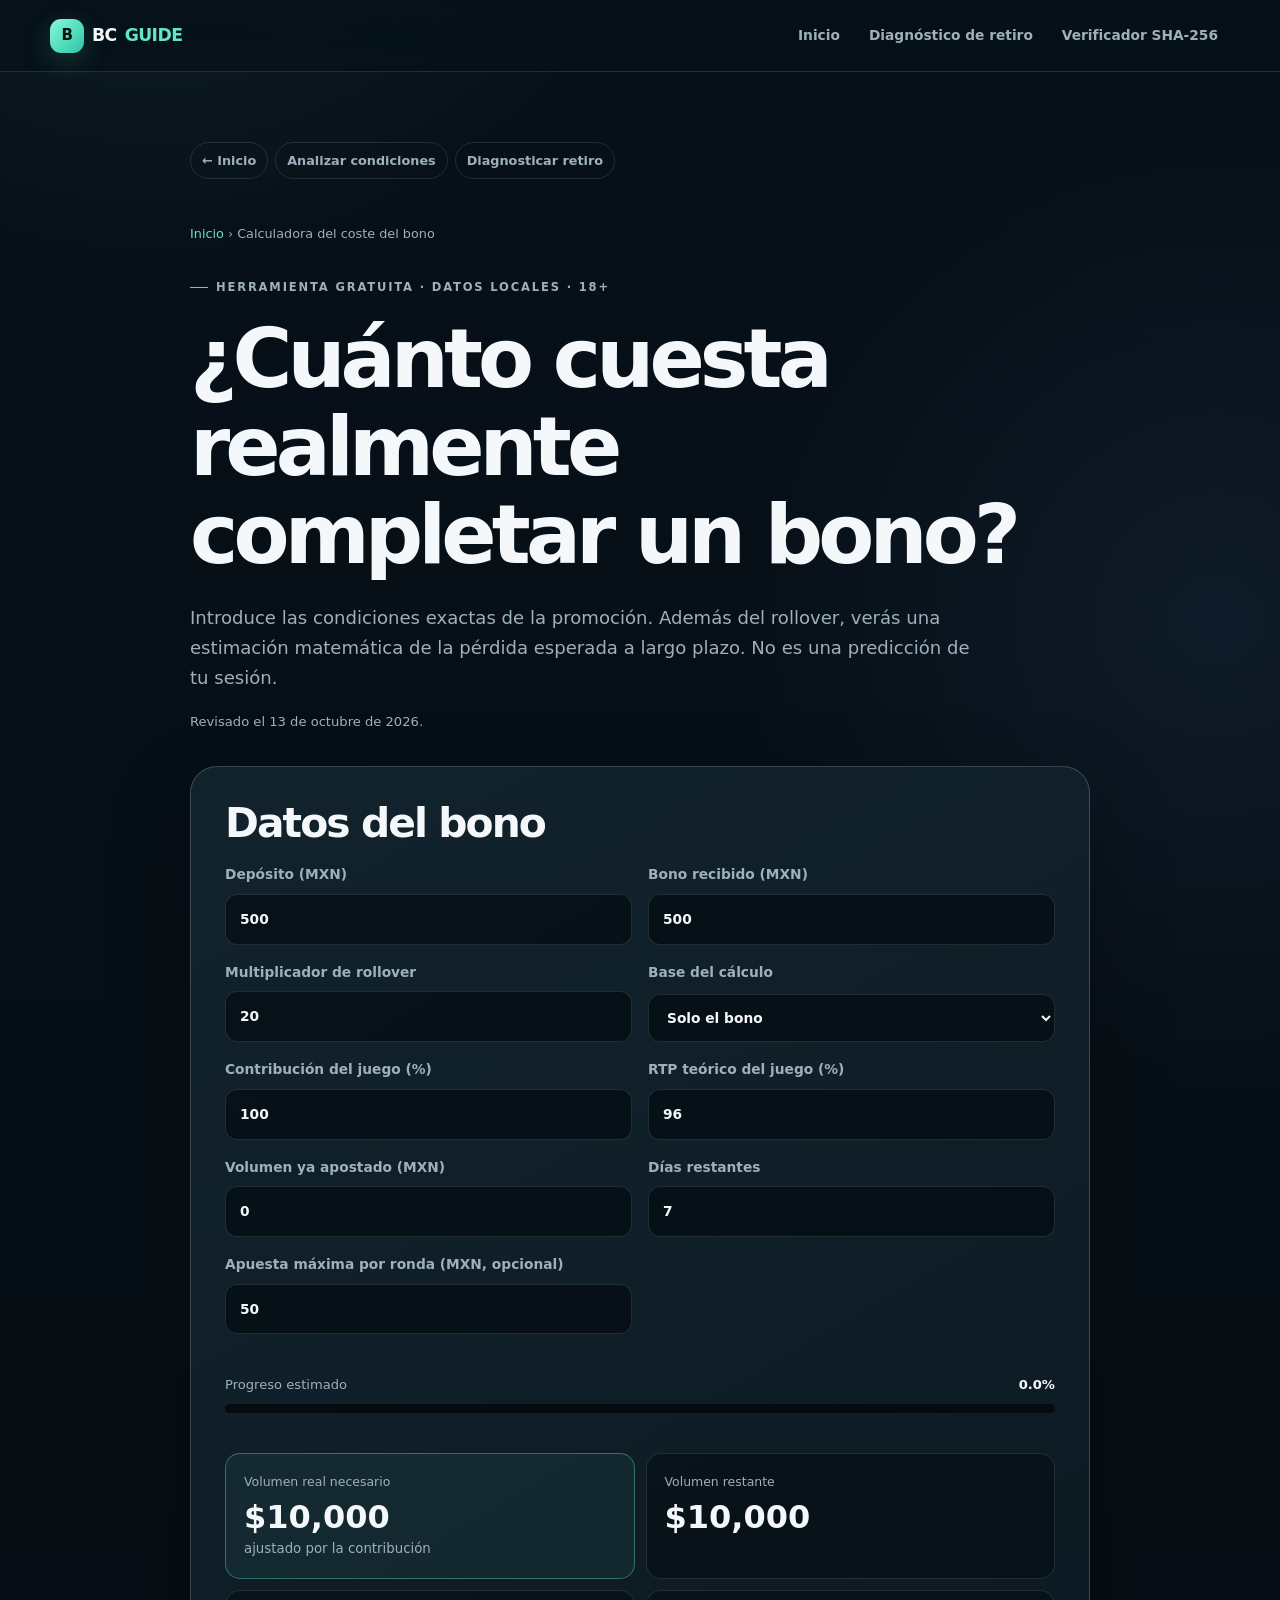
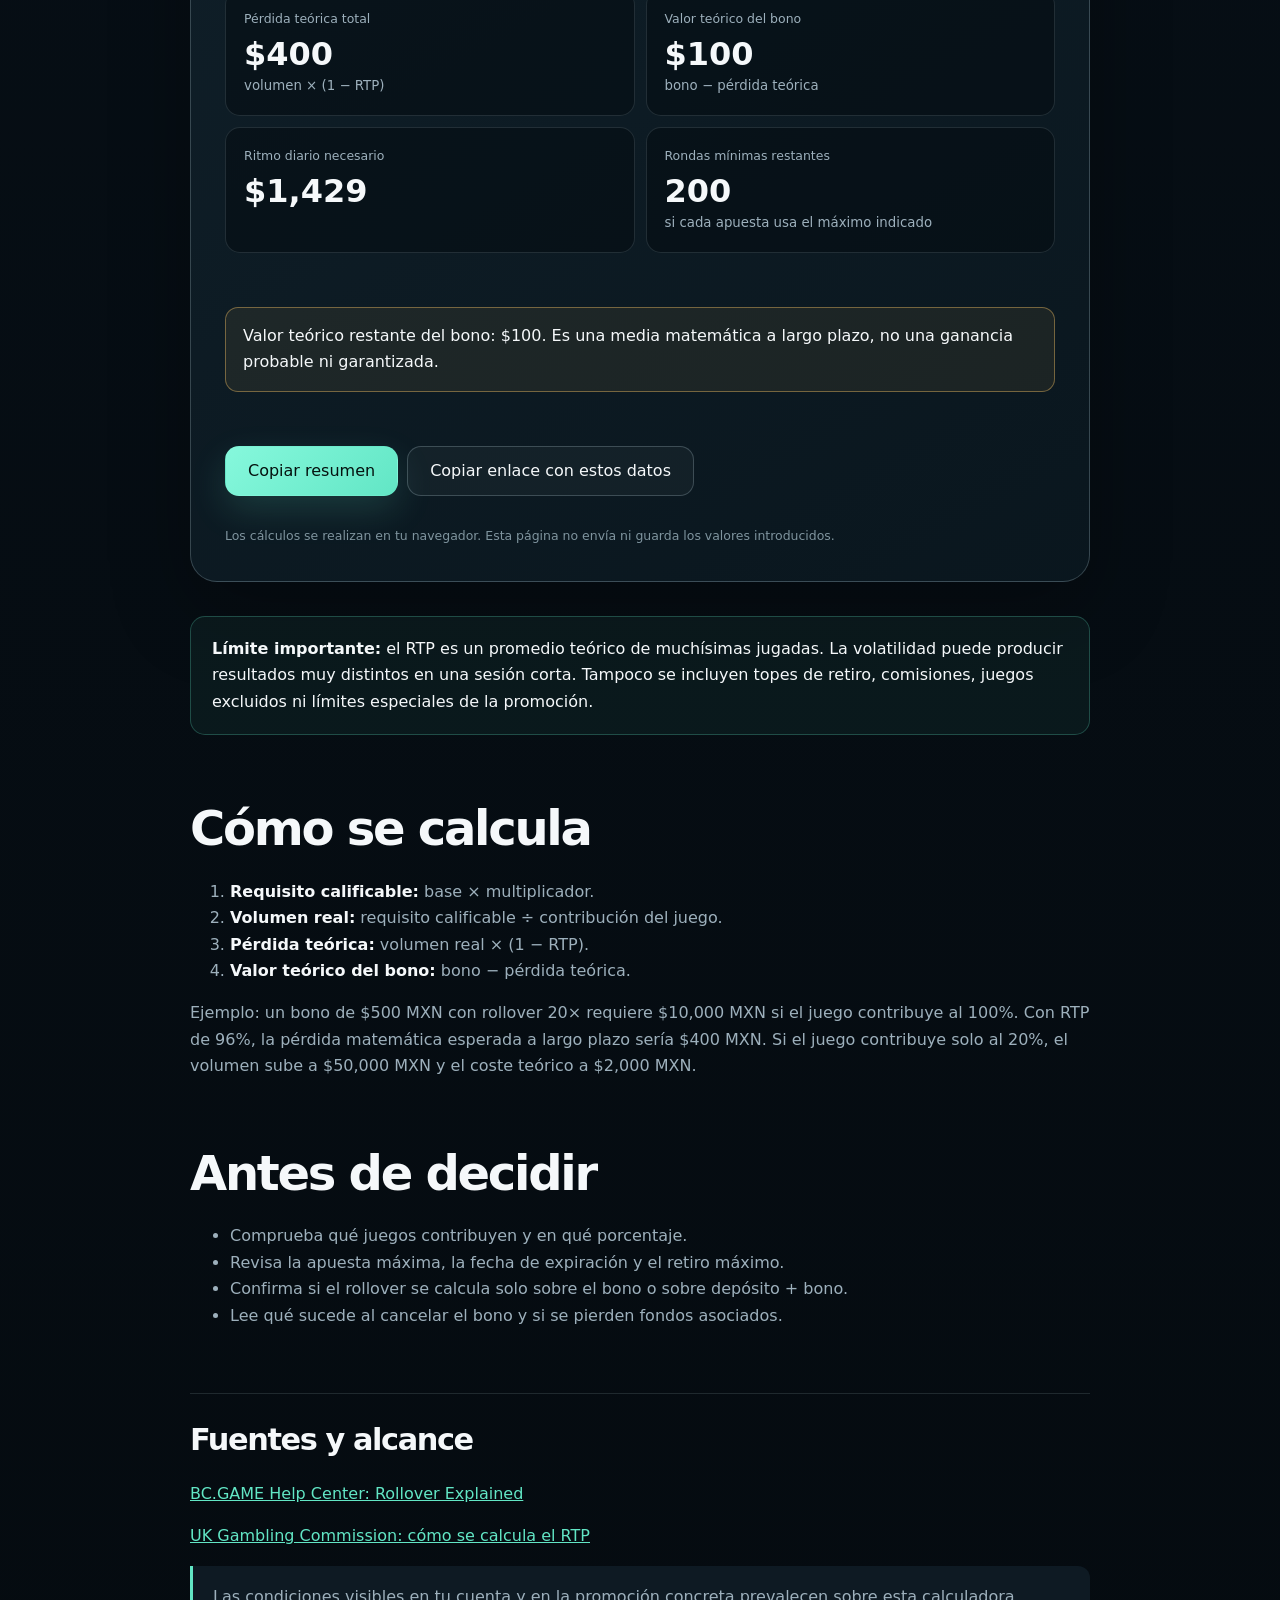
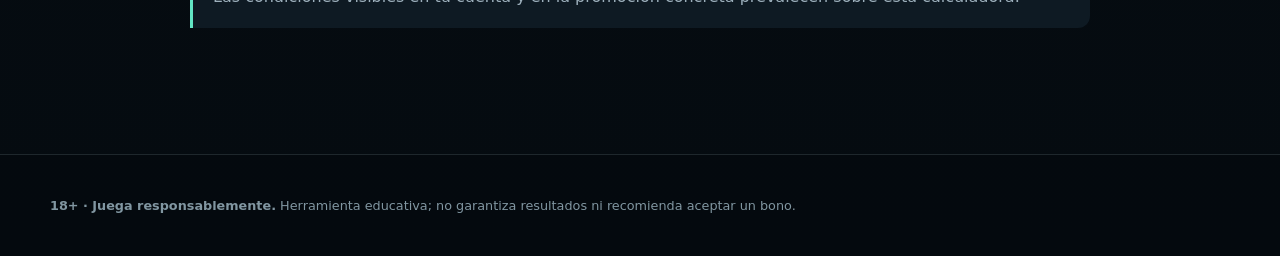
<file: calculadora-rollover.html>
<!DOCTYPE html>
<html lang="es-MX">
<head>
  <meta charset="utf-8">
  <meta name="viewport" content="width=device-width, initial-scale=1">
  <title>Calculadora del coste real de un bono y rollover</title>
  <meta name="description" content="Calcula rollover pendiente, volumen real, coste teórico según RTP, ritmo diario y número mínimo de apuestas. Gratis y sin enviar datos.">
  <link rel="canonical" href="https://dzoyox.github.io/bcgame-mexico-guide/calculadora-rollover.html">
  <meta name="robots" content="index,follow">
  <meta name="theme-color" content="#071018">
  <link rel="icon" href="favicon.svg" type="image/svg+xml">
  <link rel="stylesheet" href="styles.css?v=8">
  <script type="application/ld+json">{"@context":"https://schema.org","@type":"WebApplication","name":"Calculadora del coste real de un bono y rollover","url":"https://dzoyox.github.io/bcgame-mexico-guide/calculadora-rollover.html","applicationCategory":"UtilitiesApplication","operatingSystem":"Any","inLanguage":"es-MX","isAccessibleForFree":true,"dateModified":"2026-10-13","featureList":["Cálculo de rollover","Coste teórico según RTP","Progreso y ritmo diario","Enlace compartible"]}</script>
</head>
<body>
  <header class="topbar"><a class="brand" href="index.html">BC<span>GUIDE</span></a><nav aria-label="Navegación principal"><a href="index.html">Inicio</a><a href="diagnostico-retiro-bc-game.html">Diagnóstico de retiro</a><a href="provably-fair-bc-game.html">Verificador SHA-256</a></nav></header>
  <main class="article-shell">
    <nav class="article-nav" aria-label="Navegación secundaria"><a href="index.html">← Inicio</a><a href="analizador-terminos-bono.html">Analizar condiciones</a><a href="diagnostico-retiro-bc-game.html">Diagnosticar retiro</a></nav>
    <div class="breadcrumbs"><a href="index.html">Inicio</a> › Calculadora del coste del bono</div>
    <p class="eyebrow">HERRAMIENTA GRATUITA · DATOS LOCALES · 18+</p>
    <h1>¿Cuánto cuesta realmente completar un bono?</h1>
    <p class="article-intro">Introduce las condiciones exactas de la promoción. Además del rollover, verás una estimación matemática de la pérdida esperada a largo plazo. No es una predicción de tu sesión.</p>
    <p class="reviewed">Revisado el <time datetime="2026-10-13">13 de octubre de 2026</time>.</p>

    <section class="tool-panel" aria-labelledby="datos-bono">
      <h2 id="datos-bono">Datos del bono</h2>
      <div class="tool-grid">
        <label>Depósito (MXN)<input id="deposit" type="number" min="0" step="1" value="500"></label>
        <label>Bono recibido (MXN)<input id="bonus" type="number" min="0" step="1" value="500"></label>
        <label>Multiplicador de rollover<input id="rollover" type="number" min="0" step="0.1" value="20"></label>
        <label>Base del cálculo<select id="base"><option value="bonus">Solo el bono</option><option value="both">Depósito + bono</option></select></label>
        <label>Contribución del juego (%)<input id="contribution" type="number" min="0.1" max="100" step="0.1" value="100"></label>
        <label>RTP teórico del juego (%)<input id="rtp" type="number" min="0" max="100" step="0.1" value="96"></label>
        <label>Volumen ya apostado (MXN)<input id="completed" type="number" min="0" step="1" value="0"></label>
        <label>Días restantes<input id="days" type="number" min="1" step="1" value="7"></label>
        <label>Apuesta máxima por ronda (MXN, opcional)<input id="maxBet" type="number" min="0" step="1" value="50"></label>
      </div>

      <div class="progress-wrap">
        <div class="progress-label"><span>Progreso estimado</span><strong id="progressText">0%</strong></div>
        <progress class="progress-track" id="progressTrack" aria-label="Progreso del rollover" max="100" value="0">0%</progress>
      </div>

      <div class="metric-grid" aria-live="polite">
        <div class="metric featured"><span>Volumen real necesario</span><strong id="realVolume">$10,000 MXN</strong><small>ajustado por la contribución</small></div>
        <div class="metric"><span>Volumen restante</span><strong id="remainingVolume">$10,000 MXN</strong></div>
        <div class="metric"><span>Pérdida teórica total</span><strong id="expectedLoss">$400 MXN</strong><small>volumen × (1 − RTP)</small></div>
        <div class="metric"><span>Valor teórico del bono</span><strong id="bonusValue">$100 MXN</strong><small>bono − pérdida teórica</small></div>
        <div class="metric"><span>Ritmo diario necesario</span><strong id="dailyVolume">$1,429 MXN</strong></div>
        <div class="metric"><span>Rondas mínimas restantes</span><strong id="rounds">200</strong><small>si cada apuesta usa el máximo indicado</small></div>
      </div>

      <div id="assessment" class="status warn" role="status"></div>
      <div class="tool-actions">
        <button class="button primary" id="copySummary" type="button">Copiar resumen</button>
        <button class="button secondary" id="copyLink" type="button">Copiar enlace con estos datos</button>
      </div>
      <p class="privacy-note">Los cálculos se realizan en tu navegador. Esta página no envía ni guarda los valores introducidos.</p>
    </section>

    <div class="notice"><strong>Límite importante:</strong> el RTP es un promedio teórico de muchísimas jugadas. La volatilidad puede producir resultados muy distintos en una sesión corta. Tampoco se incluyen topes de retiro, comisiones, juegos excluidos ni límites especiales de la promoción.</div>

    <h2 id="formula">Cómo se calcula</h2>
    <ol>
      <li><strong>Requisito calificable:</strong> base × multiplicador.</li>
      <li><strong>Volumen real:</strong> requisito calificable ÷ contribución del juego.</li>
      <li><strong>Pérdida teórica:</strong> volumen real × (1 − RTP).</li>
      <li><strong>Valor teórico del bono:</strong> bono − pérdida teórica.</li>
    </ol>
    <p>Ejemplo: un bono de $500 MXN con rollover 20× requiere $10,000 MXN si el juego contribuye al 100%. Con RTP de 96%, la pérdida matemática esperada a largo plazo sería $400 MXN. Si el juego contribuye solo al 20%, el volumen sube a $50,000 MXN y el coste teórico a $2,000 MXN.</p>

    <h2>Antes de decidir</h2>
    <ul>
      <li>Comprueba qué juegos contribuyen y en qué porcentaje.</li>
      <li>Revisa la apuesta máxima, la fecha de expiración y el retiro máximo.</li>
      <li>Confirma si el rollover se calcula solo sobre el bono o sobre depósito + bono.</li>
      <li>Lee qué sucede al cancelar el bono y si se pierden fondos asociados.</li>
    </ul>

    <div class="sources">
      <h2>Fuentes y alcance</h2>
      <p><a href="https://help.bc.support/en/articles/10750639-rollover-explained" rel="noopener noreferrer" target="_blank">BC.GAME Help Center: Rollover Explained</a></p>
      <p><a href="https://www.gamblingcommission.gov.uk/public-and-players/guide/page/how-to-calculate-return-to-player-rtp" rel="noopener noreferrer" target="_blank">UK Gambling Commission: cómo se calcula el RTP</a></p>
      <p class="source-note">Las condiciones visibles en tu cuenta y en la promoción concreta prevalecen sobre esta calculadora.</p>
    </div>
  </main>
  <footer><p><strong>18+ · Juega responsablemente.</strong> Herramienta educativa; no garantiza resultados ni recomienda aceptar un bono.</p></footer>
  <script>
    const fieldIds = ['deposit','bonus','rollover','base','contribution','rtp','completed','days','maxBet'];
    const money = value => new Intl.NumberFormat('es-MX',{style:'currency',currency:'MXN',maximumFractionDigits:0}).format(Number.isFinite(value) ? value : 0);
    const number = id => Math.max(0, Number(document.getElementById(id).value) || 0);
    const params = new URLSearchParams(location.search);

    fieldIds.forEach(id => {
      const field = document.getElementById(id);
      if (params.has(id)) field.value = params.get(id);
    });

    function calculate() {
      const deposit = number('deposit');
      const bonus = number('bonus');
      const rollover = number('rollover');
      const contribution = Math.min(100, Math.max(0.1, number('contribution') || 100)) / 100;
      const rtp = Math.min(100, number('rtp')) / 100;
      const completed = number('completed');
      const days = Math.max(1, number('days') || 1);
      const maxBet = number('maxBet');
      const baseAmount = document.getElementById('base').value === 'both' ? deposit + bonus : bonus;
      const qualifying = baseAmount * rollover;
      const real = qualifying / contribution;
      const remaining = Math.max(0, real - completed);
      const expectedLoss = real * (1 - rtp);
      const bonusValue = bonus - expectedLoss;
      const progress = real > 0 ? Math.min(100, completed / real * 100) : 100;

      document.getElementById('realVolume').textContent = money(real);
      document.getElementById('remainingVolume').textContent = money(remaining);
      document.getElementById('expectedLoss').textContent = money(expectedLoss);
      document.getElementById('bonusValue').textContent = money(bonusValue);
      document.getElementById('dailyVolume').textContent = money(remaining / days);
      document.getElementById('rounds').textContent = maxBet > 0 ? new Intl.NumberFormat('es-MX').format(Math.ceil(remaining / maxBet)) : '—';
      document.getElementById('progressText').textContent = progress.toFixed(progress < 10 ? 1 : 0) + '%';
      document.getElementById('progressTrack').value = progress;

      const assessment = document.getElementById('assessment');
      assessment.className = 'status ' + (bonusValue < 0 ? 'bad' : bonusValue < bonus * 0.25 ? 'warn' : 'good');
      if (real === 0) {
        assessment.textContent = 'Introduce los datos de la promoción para obtener una estimación.';
      } else if (bonusValue < 0) {
        assessment.textContent = 'Según este modelo, la pérdida teórica supera el bono en ' + money(Math.abs(bonusValue)) + '. La promoción tiene valor esperado negativo antes de considerar otras restricciones.';
      } else {
        assessment.textContent = 'Valor teórico restante del bono: ' + money(bonusValue) + '. Es una media matemática a largo plazo, no una ganancia probable ni garantizada.';
      }

      const share = new URL(location.href);
      fieldIds.forEach(id => share.searchParams.set(id, document.getElementById(id).value));
      history.replaceState(null, '', share);
      return {real,remaining,expectedLoss,bonusValue,days,maxBet,progress,share};
    }

    fieldIds.forEach(id => document.getElementById(id).addEventListener('input', calculate));
    document.getElementById('copySummary').addEventListener('click', async event => {
      const values = calculate();
      const text = 'Resumen del bono\nVolumen real: ' + money(values.real) + '\nPendiente: ' + money(values.remaining) + '\nPérdida teórica: ' + money(values.expectedLoss) + '\nValor teórico del bono: ' + money(values.bonusValue) + '\nProgreso: ' + values.progress.toFixed(1) + '%';
      await navigator.clipboard.writeText(text);
      event.currentTarget.textContent = 'Resumen copiado';
      setTimeout(() => event.currentTarget.textContent = 'Copiar resumen', 1600);
    });
    document.getElementById('copyLink').addEventListener('click', async event => {
      const values = calculate();
      await navigator.clipboard.writeText(values.share.href);
      event.currentTarget.textContent = 'Enlace copiado';
      setTimeout(() => event.currentTarget.textContent = 'Copiar enlace con estos datos', 1600);
    });
    calculate();
  </script>
</body>
</html>
</file>
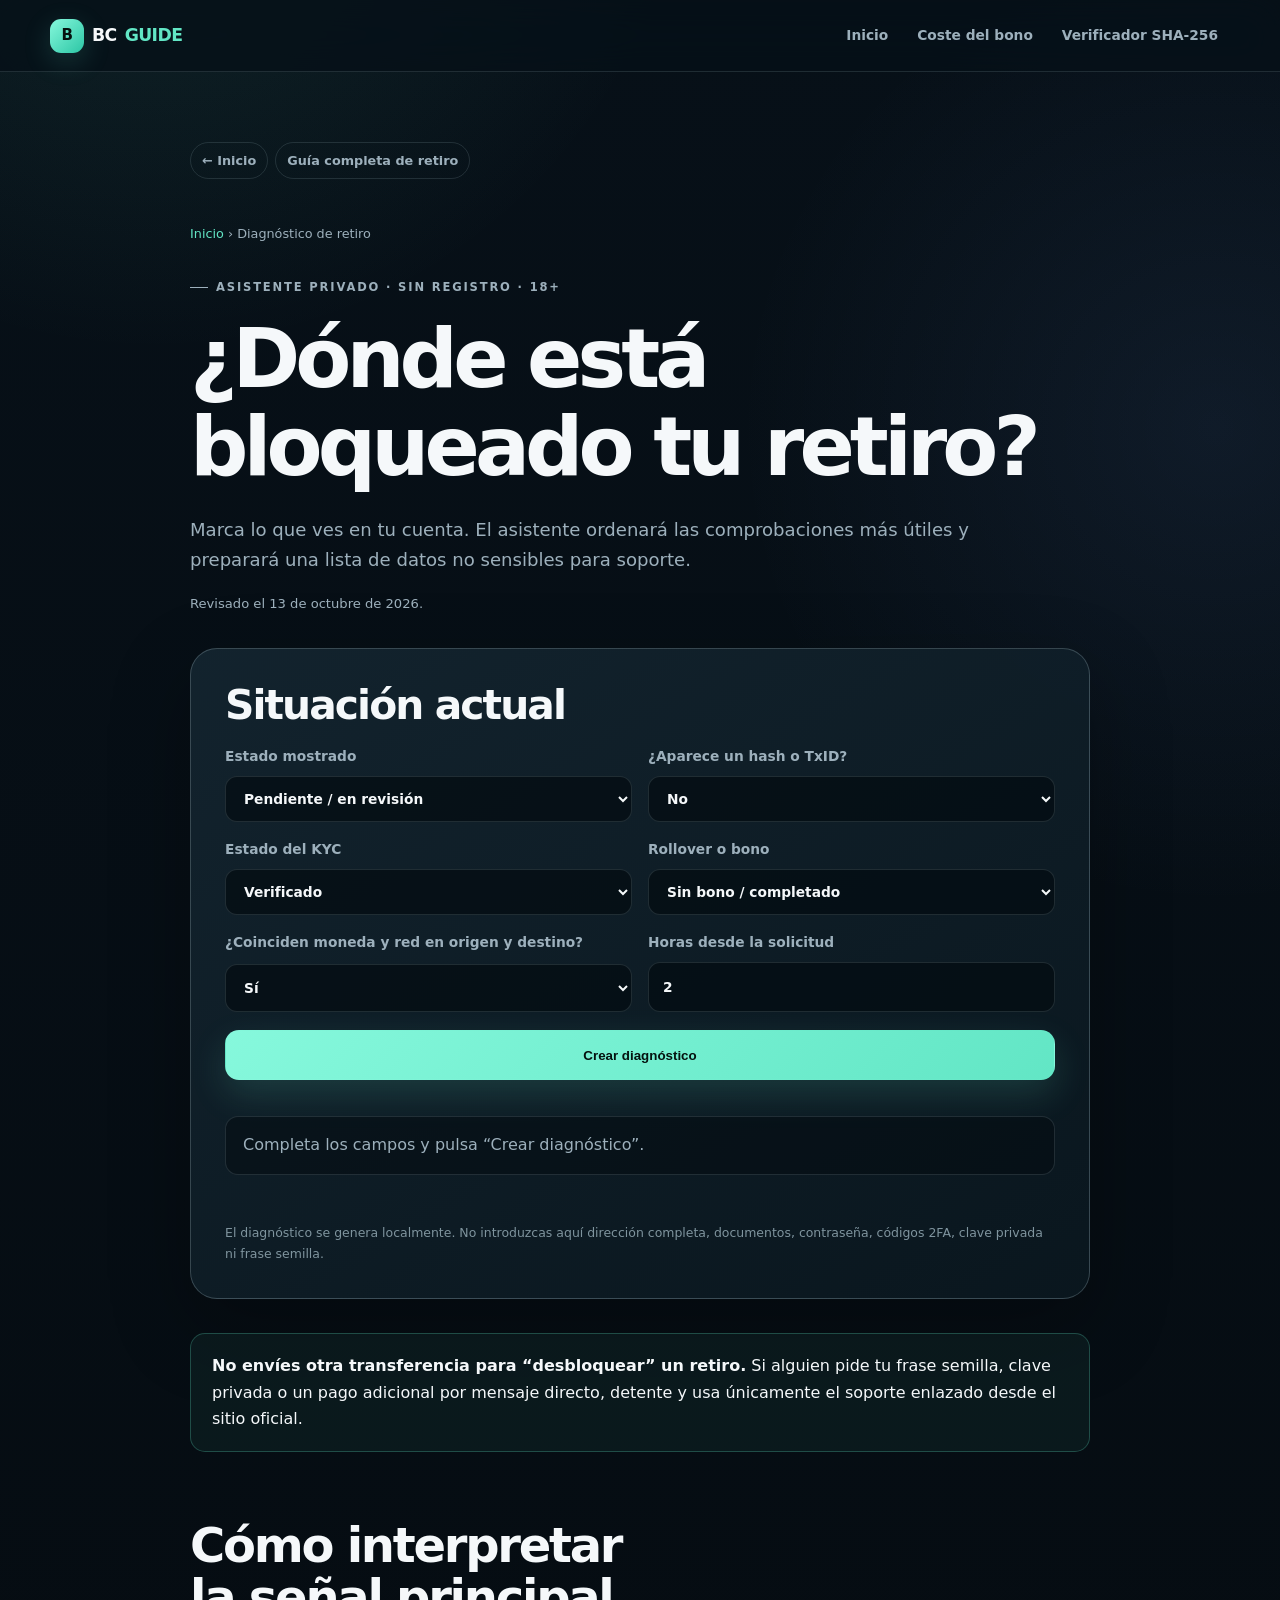
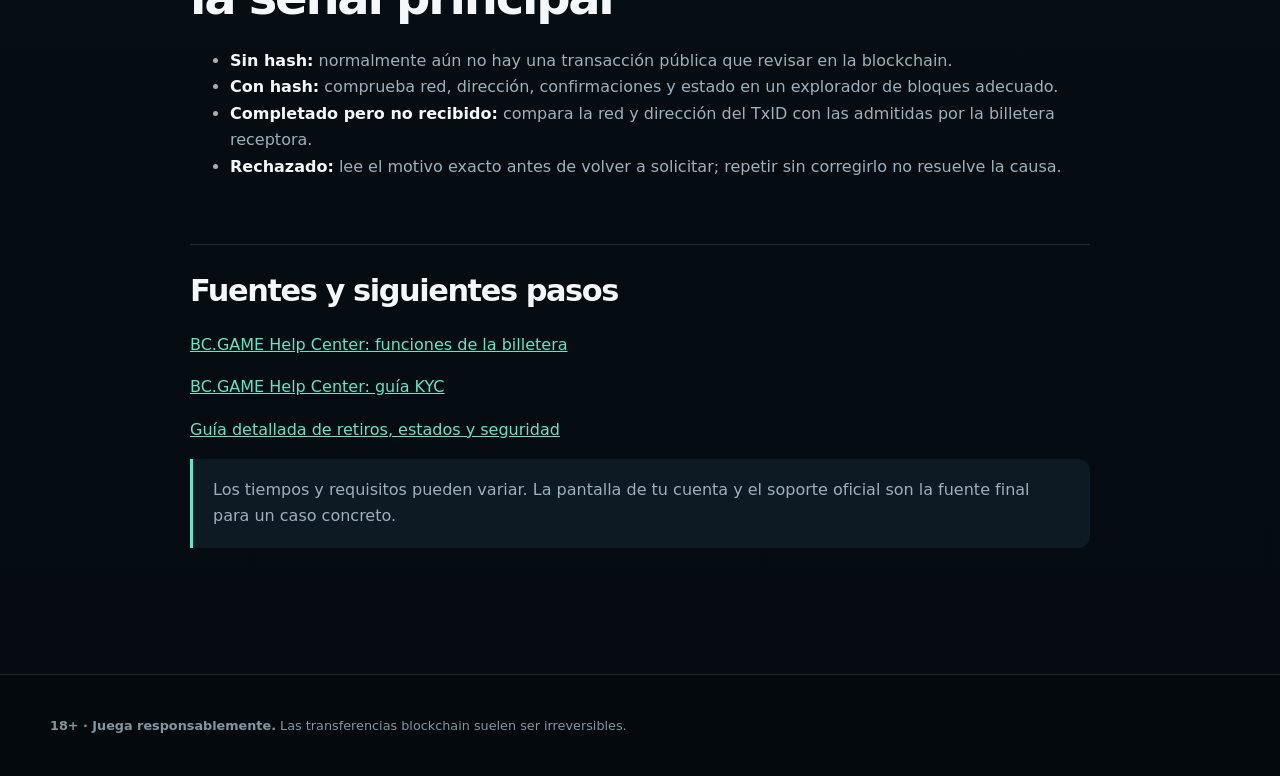
<file: diagnostico-retiro-bc-game.html>
<!DOCTYPE html>
<html lang="es-MX">
<head>
  <meta charset="utf-8">
  <meta name="viewport" content="width=device-width, initial-scale=1">
  <title>Diagnóstico de retiro BC.GAME: qué revisar paso a paso</title>
  <meta name="description" content="Selecciona el estado del retiro, KYC, rollover, red y hash para obtener una lista privada y ordenada de comprobaciones. Sin guardar datos.">
  <link rel="canonical" href="https://dzoyox.github.io/bcgame-mexico-guide/diagnostico-retiro-bc-game.html">
  <meta name="robots" content="index,follow">
  <meta name="theme-color" content="#071018">
  <link rel="icon" href="favicon.svg" type="image/svg+xml">
  <link rel="stylesheet" href="styles.css?v=8">
  <script type="application/ld+json">{"@context":"https://schema.org","@type":"WebApplication","name":"Diagnóstico de retiro BC.GAME","url":"https://dzoyox.github.io/bcgame-mexico-guide/diagnostico-retiro-bc-game.html","applicationCategory":"UtilitiesApplication","operatingSystem":"Any","inLanguage":"es-MX","isAccessibleForFree":true,"dateModified":"2026-10-13"}</script>
</head>
<body>
  <header class="topbar"><a class="brand" href="index.html">BC<span>GUIDE</span></a><nav aria-label="Navegación principal"><a href="index.html">Inicio</a><a href="calculadora-rollover.html">Coste del bono</a><a href="provably-fair-bc-game.html">Verificador SHA-256</a></nav></header>
  <main class="article-shell">
    <nav class="article-nav" aria-label="Navegación secundaria"><a href="index.html">← Inicio</a><a href="retiros-bc-game-mexico.html">Guía completa de retiro</a></nav>
    <div class="breadcrumbs"><a href="index.html">Inicio</a> › Diagnóstico de retiro</div>
    <p class="eyebrow">ASISTENTE PRIVADO · SIN REGISTRO · 18+</p>
    <h1>¿Dónde está bloqueado tu retiro?</h1>
    <p class="article-intro">Marca lo que ves en tu cuenta. El asistente ordenará las comprobaciones más útiles y preparará una lista de datos no sensibles para soporte.</p>
    <p class="reviewed">Revisado el <time datetime="2026-10-13">13 de octubre de 2026</time>.</p>

    <section class="tool-panel" aria-labelledby="datos-retiro">
      <h2 id="datos-retiro">Situación actual</h2>
      <div class="tool-grid">
        <label>Estado mostrado<select id="withdrawalStatus"><option value="pending">Pendiente / en revisión</option><option value="processing">Procesando</option><option value="completed">Completado</option><option value="rejected">Rechazado</option></select></label>
        <label>¿Aparece un hash o TxID?<select id="hasHash"><option value="no">No</option><option value="yes">Sí</option><option value="unknown">No lo sé</option></select></label>
        <label>Estado del KYC<select id="kyc"><option value="verified">Verificado</option><option value="pending">Pendiente</option><option value="not-started">No iniciado</option><option value="rejected">Rechazado</option><option value="unknown">No lo sé</option></select></label>
        <label>Rollover o bono<select id="rolloverState"><option value="none">Sin bono / completado</option><option value="active">Activo o incompleto</option><option value="unknown">No lo sé</option></select></label>
        <label>¿Coinciden moneda y red en origen y destino?<select id="network"><option value="yes">Sí</option><option value="no">No</option><option value="unknown">No lo sé</option></select></label>
        <label>Horas desde la solicitud<input id="hours" type="number" min="0" step="1" value="2"></label>
      </div>
      <button class="button primary" id="diagnose" type="button">Crear diagnóstico</button>

      <div id="diagnosticLevel" class="status neutral" role="status">Completa los campos y pulsa “Crear diagnóstico”.</div>
      <section id="diagnosticResult" class="diagnostic-result" hidden>
        <h3>Qué hacer ahora</h3>
        <ol id="actions" class="result-list"></ol>
        <h3>Datos seguros para preparar</h3>
        <ul id="supportData" class="checklist compact"></ul>
        <div class="tool-actions"><button class="button secondary" id="copyDiagnostic" type="button">Copiar lista para soporte</button></div>
      </section>
      <p class="privacy-note">El diagnóstico se genera localmente. No introduzcas aquí dirección completa, documentos, contraseña, códigos 2FA, clave privada ni frase semilla.</p>
    </section>

    <div class="notice"><strong>No envíes otra transferencia para “desbloquear” un retiro.</strong> Si alguien pide tu frase semilla, clave privada o un pago adicional por mensaje directo, detente y usa únicamente el soporte enlazado desde el sitio oficial.</div>

    <h2>Cómo interpretar la señal principal</h2>
    <ul>
      <li><strong>Sin hash:</strong> normalmente aún no hay una transacción pública que revisar en la blockchain.</li>
      <li><strong>Con hash:</strong> comprueba red, dirección, confirmaciones y estado en un explorador de bloques adecuado.</li>
      <li><strong>Completado pero no recibido:</strong> compara la red y dirección del TxID con las admitidas por la billetera receptora.</li>
      <li><strong>Rechazado:</strong> lee el motivo exacto antes de volver a solicitar; repetir sin corregirlo no resuelve la causa.</li>
    </ul>

    <div class="sources">
      <h2>Fuentes y siguientes pasos</h2>
      <p><a href="https://help.bc.support/es/articles/10702437-una-guia-de-las-funciones-de-tu-billetera" rel="noopener noreferrer" target="_blank">BC.GAME Help Center: funciones de la billetera</a></p>
      <p><a href="https://help.bc.support/es/articles/11114036-guia-para-la-verificacion-kyc" rel="noopener noreferrer" target="_blank">BC.GAME Help Center: guía KYC</a></p>
      <p><a href="retiros-bc-game-mexico.html">Guía detallada de retiros, estados y seguridad</a></p>
      <p class="source-note">Los tiempos y requisitos pueden variar. La pantalla de tu cuenta y el soporte oficial son la fuente final para un caso concreto.</p>
    </div>
  </main>
  <footer><p><strong>18+ · Juega responsablemente.</strong> Las transferencias blockchain suelen ser irreversibles.</p></footer>
  <script>
    const get = id => document.getElementById(id).value;
    let lastText = '';
    document.getElementById('diagnose').addEventListener('click', () => {
      const status = get('withdrawalStatus');
      const hash = get('hasHash');
      const kyc = get('kyc');
      const rollover = get('rolloverState');
      const network = get('network');
      const hours = Math.max(0, Number(get('hours')) || 0);
      const actions = [];
      let level = 'good';
      let headline = 'No aparece una señal crítica en los datos seleccionados.';

      if (network === 'no') {
        level = 'bad';
        headline = 'Posible incompatibilidad de red: no repitas el envío.';
        actions.push('Compara la moneda, la red, la dirección y cualquier memo o tag en el detalle de la operación.');
        actions.push('Contacta tanto al soporte oficial como a la billetera receptora; la recuperación puede no ser posible.');
      } else if (network === 'unknown') {
        level = 'warn';
        headline = 'Primero confirma la red de origen y destino.';
        actions.push('Abre el detalle del retiro y verifica la red exacta, no solo el nombre de la moneda.');
      }

      if (status === 'pending') {
        actions.push('Como no consta aún como completado, revisa si hay una solicitud de KYC, seguridad o confirmación por correo.');
        if (hash === 'no') actions.push('Sin TxID no hay todavía una transacción pública que buscar en un explorador; conserva el ID interno de la solicitud.');
      }
      if (status === 'processing') {
        actions.push(hash === 'yes' ? 'Abre el TxID en el explorador oficial de la red y comprueba sus confirmaciones.' : 'Busca el TxID en el historial. Si no aparece, el envío puede seguir en procesamiento interno.');
      }
      if (status === 'completed') {
        if (hash === 'yes') actions.push('Verifica en el explorador que el TxID esté confirmado y que dirección, moneda y red coincidan con la billetera receptora.');
        else {
          level = 'warn';
          headline = 'Figura como completado, pero falta un TxID verificable.';
          actions.push('Solicita al soporte oficial el hash de la transacción y la red exacta utilizada.');
        }
      }
      if (status === 'rejected') {
        level = level === 'bad' ? level : 'warn';
        headline = level === 'bad' ? headline : 'Corrige el motivo del rechazo antes de repetir.';
        actions.push('Lee el mensaje exacto y el correo asociado; no abras solicitudes repetidas sin corregir la causa indicada.');
      }
      if (kyc === 'pending' || kyc === 'not-started' || kyc === 'rejected') {
        level = level === 'bad' ? level : 'warn';
        actions.push(kyc === 'rejected' ? 'Revisa el motivo del rechazo KYC y que nombre, país, fecha y documento sean legibles y coincidan.' : 'Comprueba en tu cuenta si el retiro requiere completar o esperar la verificación KYC.');
      } else if (kyc === 'unknown') {
        actions.push('Comprueba la sección de verificación para confirmar si existe una solicitud KYC pendiente.');
      }
      if (rollover === 'active') {
        level = level === 'bad' ? level : 'warn';
        actions.push('Revisa el progreso del rollover y las consecuencias de cancelar el bono antes de hacer cambios.');
      } else if (rollover === 'unknown') {
        actions.push('Abre la sección del bono y confirma si queda rollover pendiente o saldo bloqueado.');
      }
      if (hours >= 24 && (status === 'pending' || status === 'processing')) {
        actions.push('Como ya pasó al menos un día, compara el tiempo con el aviso visible en tu cuenta y contacta al soporte oficial si está fuera de ese plazo.');
      }
      if (!actions.length) actions.push('Guarda el TxID y verifica las confirmaciones en la red correcta hasta que la billetera receptora lo refleje.');

      const support = [
        'Fecha, hora aproximada y zona horaria',
        'Moneda, red e importe',
        'Estado exacto y ID interno de la solicitud',
        hash === 'yes' ? 'TxID o hash de la transacción' : 'Indicar que todavía no aparece TxID',
        'Captura recortada sin dirección completa ni datos personales'
      ];
      document.getElementById('actions').innerHTML = actions.map(item => '<li>' + item + '</li>').join('');
      document.getElementById('supportData').innerHTML = support.map(item => '<li>' + item + '</li>').join('');
      const levelBox = document.getElementById('diagnosticLevel');
      levelBox.className = 'status ' + level;
      levelBox.textContent = headline;
      document.getElementById('diagnosticResult').hidden = false;
      lastText = 'Diagnóstico de retiro\n' + headline + '\n\nPasos:\n' + actions.map((item,index) => (index + 1) + '. ' + item).join('\n') + '\n\nDatos para soporte:\n- ' + support.join('\n- ');
    });
    document.getElementById('copyDiagnostic').addEventListener('click', async event => {
      await navigator.clipboard.writeText(lastText);
      event.currentTarget.textContent = 'Lista copiada';
      setTimeout(() => event.currentTarget.textContent = 'Copiar lista para soporte', 1600);
    });
  </script>
</body>
</html>
</file>
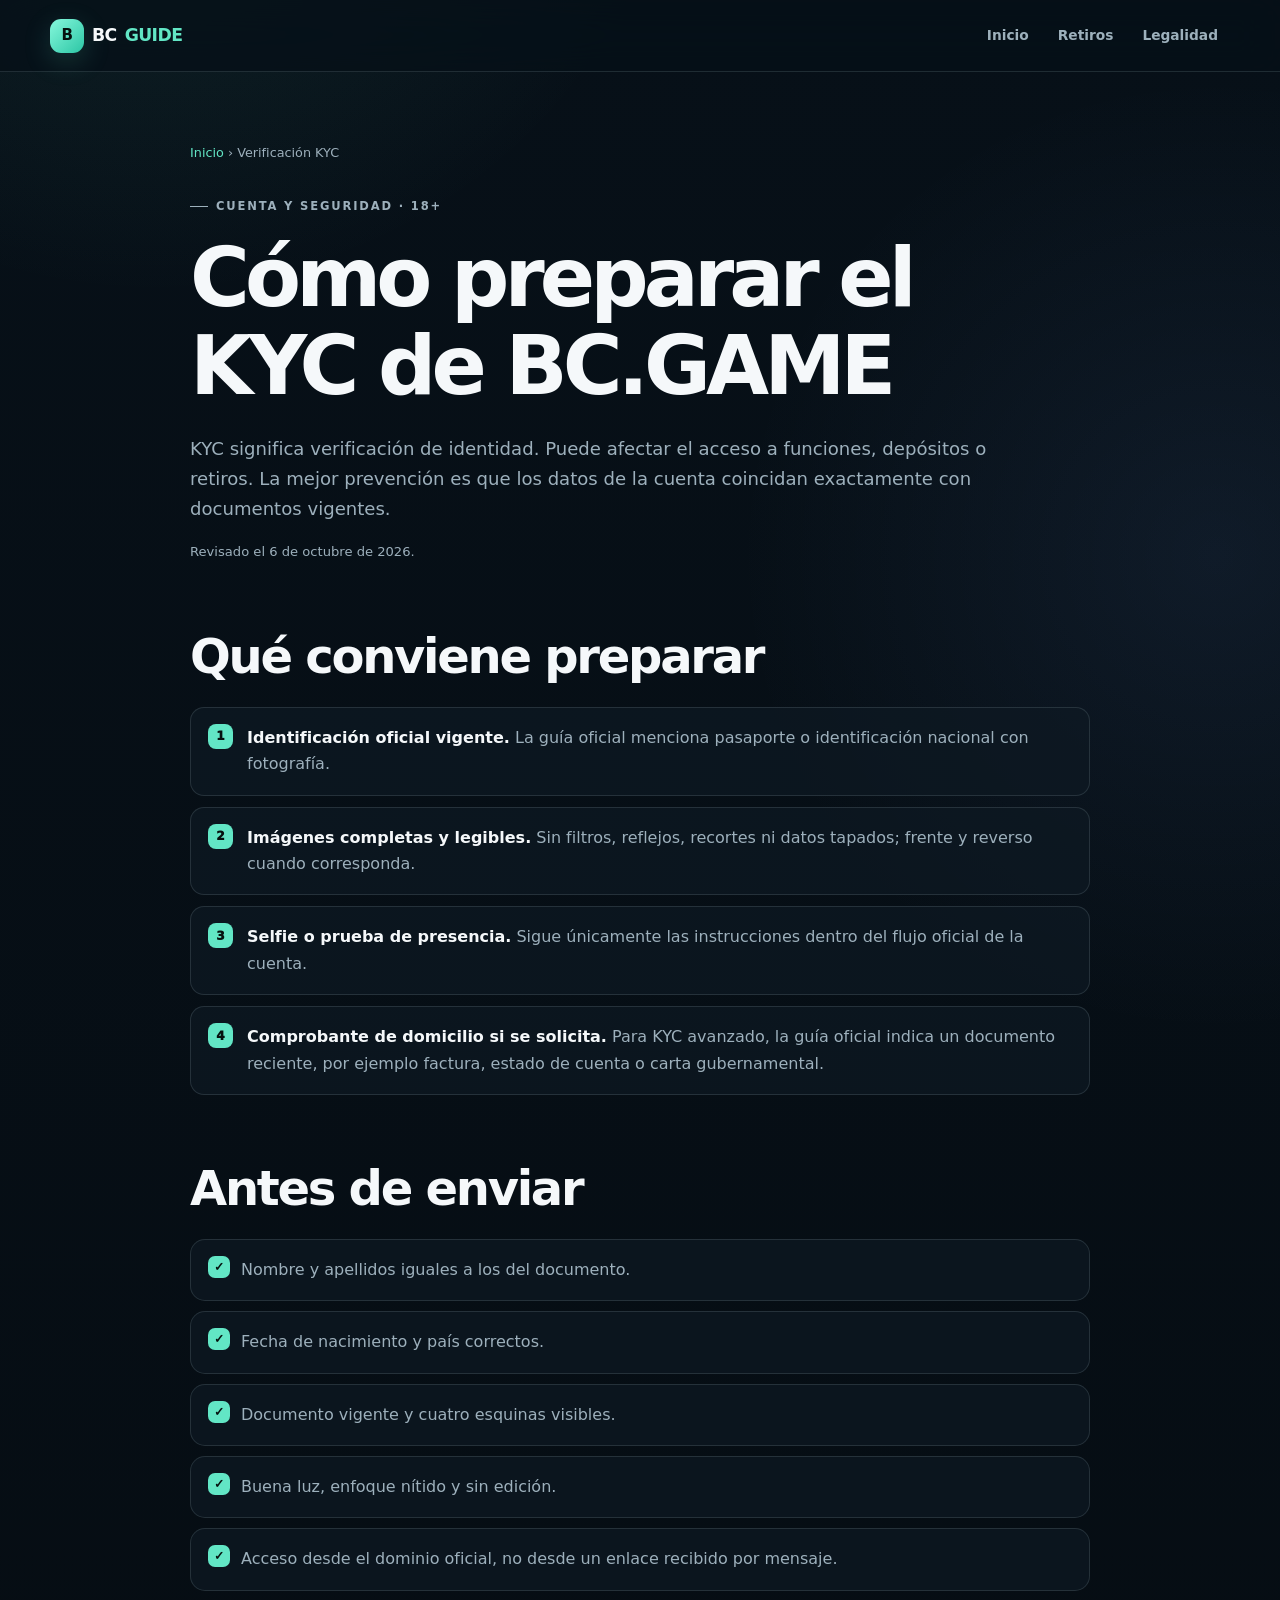
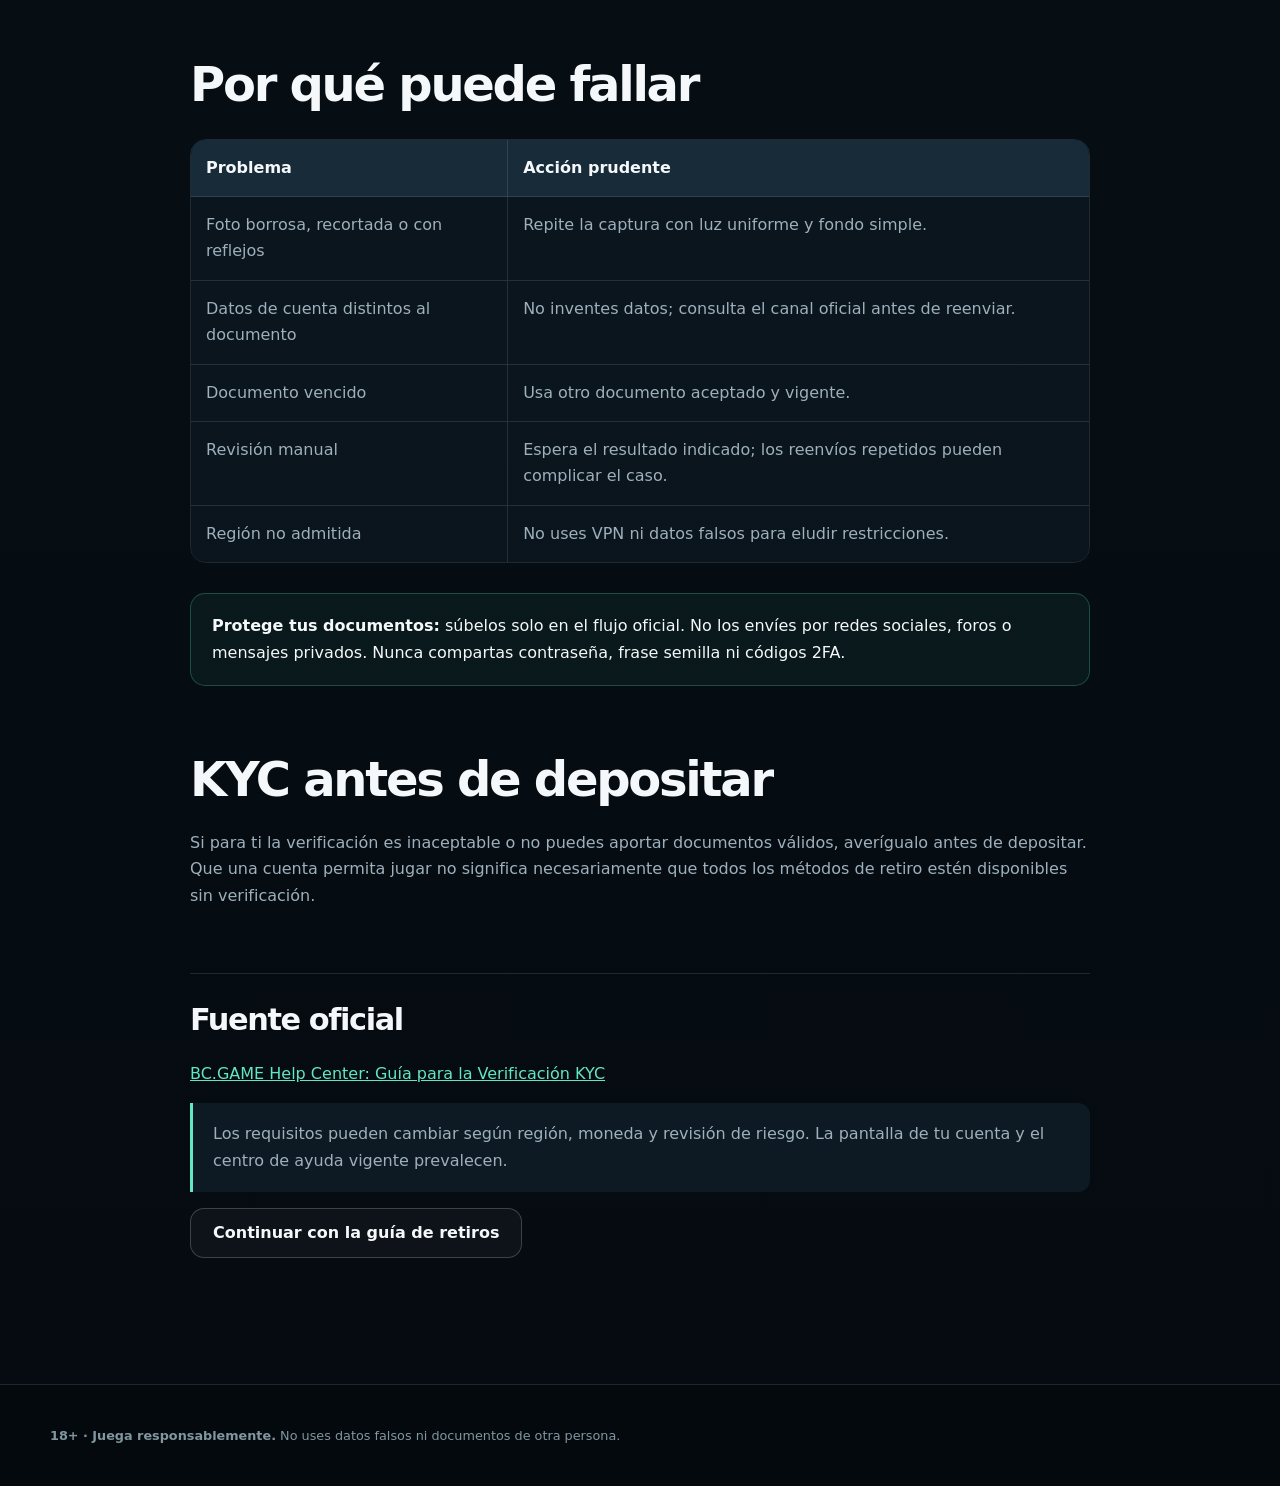
<file: kyc-bc-game-verificacion.html>
<!doctype html>
<html lang="es-MX">
<head>
  <meta charset="utf-8"><meta name="viewport" content="width=device-width, initial-scale=1">
  <title>KYC en BC.GAME: documentos, rechazo y verificación</title>
  <meta name="description" content="Guía KYC de BC.GAME: documentos, selfies, comprobante de domicilio, datos que deben coincidir, rechazos frecuentes y privacidad antes de retirar.">
  <meta name="robots" content="index,follow"><meta name="theme-color" content="#07110d">
  <link rel="canonical" href="https://dzoyox.github.io/bcgame-mexico-guide/kyc-bc-game-verificacion.html">
  <link rel="stylesheet" href="styles.css?v=4">
  <script type="application/ld+json">{"@context":"https://schema.org","@type":"Article","headline":"KYC en BC.GAME: documentos, rechazo y verificación","datePublished":"2026-10-06","dateModified":"2026-10-06","inLanguage":"es-MX","mainEntityOfPage":"https://dzoyox.github.io/bcgame-mexico-guide/kyc-bc-game-verificacion.html","publisher":{"@type":"Organization","name":"BCGUIDE"}}</script>
</head>
<body>
  <header class="topbar"><a class="brand" href="index.html">BC<span>GUIDE</span></a><nav><a href="index.html">Inicio</a><a href="retiros-bc-game-mexico.html">Retiros</a><a href="bc-game-mexico-legal-seguro.html">Legalidad</a></nav></header>
  <main class="article-shell">
    <div class="breadcrumbs"><a href="index.html">Inicio</a> › Verificación KYC</div>
    <p class="eyebrow">CUENTA Y SEGURIDAD · 18+</p>
    <h1>Cómo preparar el KYC de BC.GAME</h1>
    <p class="article-intro">KYC significa verificación de identidad. Puede afectar el acceso a funciones, depósitos o retiros. La mejor prevención es que los datos de la cuenta coincidan exactamente con documentos vigentes.</p>
    <p class="reviewed">Revisado el <time datetime="2026-10-06">6 de octubre de 2026</time>.</p>

    <h2>Qué conviene preparar</h2>
    <ol class="steps">
      <li><strong>Identificación oficial vigente.</strong> La guía oficial menciona pasaporte o identificación nacional con fotografía.</li>
      <li><strong>Imágenes completas y legibles.</strong> Sin filtros, reflejos, recortes ni datos tapados; frente y reverso cuando corresponda.</li>
      <li><strong>Selfie o prueba de presencia.</strong> Sigue únicamente las instrucciones dentro del flujo oficial de la cuenta.</li>
      <li><strong>Comprobante de domicilio si se solicita.</strong> Para KYC avanzado, la guía oficial indica un documento reciente, por ejemplo factura, estado de cuenta o carta gubernamental.</li>
    </ol>

    <h2>Antes de enviar</h2>
    <ul class="checklist"><li>Nombre y apellidos iguales a los del documento.</li><li>Fecha de nacimiento y país correctos.</li><li>Documento vigente y cuatro esquinas visibles.</li><li>Buena luz, enfoque nítido y sin edición.</li><li>Acceso desde el dominio oficial, no desde un enlace recibido por mensaje.</li></ul>

    <h2>Por qué puede fallar</h2>
    <table class="comparison"><thead><tr><th>Problema</th><th>Acción prudente</th></tr></thead><tbody>
      <tr><td>Foto borrosa, recortada o con reflejos</td><td>Repite la captura con luz uniforme y fondo simple.</td></tr>
      <tr><td>Datos de cuenta distintos al documento</td><td>No inventes datos; consulta el canal oficial antes de reenviar.</td></tr>
      <tr><td>Documento vencido</td><td>Usa otro documento aceptado y vigente.</td></tr>
      <tr><td>Revisión manual</td><td>Espera el resultado indicado; los reenvíos repetidos pueden complicar el caso.</td></tr>
      <tr><td>Región no admitida</td><td>No uses VPN ni datos falsos para eludir restricciones.</td></tr>
    </tbody></table>

    <div class="notice"><strong>Protege tus documentos:</strong> súbelos solo en el flujo oficial. No los envíes por redes sociales, foros o mensajes privados. Nunca compartas contraseña, frase semilla ni códigos 2FA.</div>

    <h2>KYC antes de depositar</h2>
    <p>Si para ti la verificación es inaceptable o no puedes aportar documentos válidos, averígualo antes de depositar. Que una cuenta permita jugar no significa necesariamente que todos los métodos de retiro estén disponibles sin verificación.</p>

    <div class="sources"><h2>Fuente oficial</h2><p><a href="https://help.bc.support/es/articles/11114036-guia-para-la-verificacion-kyc" rel="noopener noreferrer" target="_blank">BC.GAME Help Center: Guía para la Verificación KYC</a></p><p class="source-note">Los requisitos pueden cambiar según región, moneda y revisión de riesgo. La pantalla de tu cuenta y el centro de ayuda vigente prevalecen.</p></div>
    <p><a class="button secondary" href="retiros-bc-game-mexico.html">Continuar con la guía de retiros</a></p>
  </main>
  <footer><p><strong>18+ · Juega responsablemente.</strong> No uses datos falsos ni documentos de otra persona.</p></footer>
</body></html>
</file>
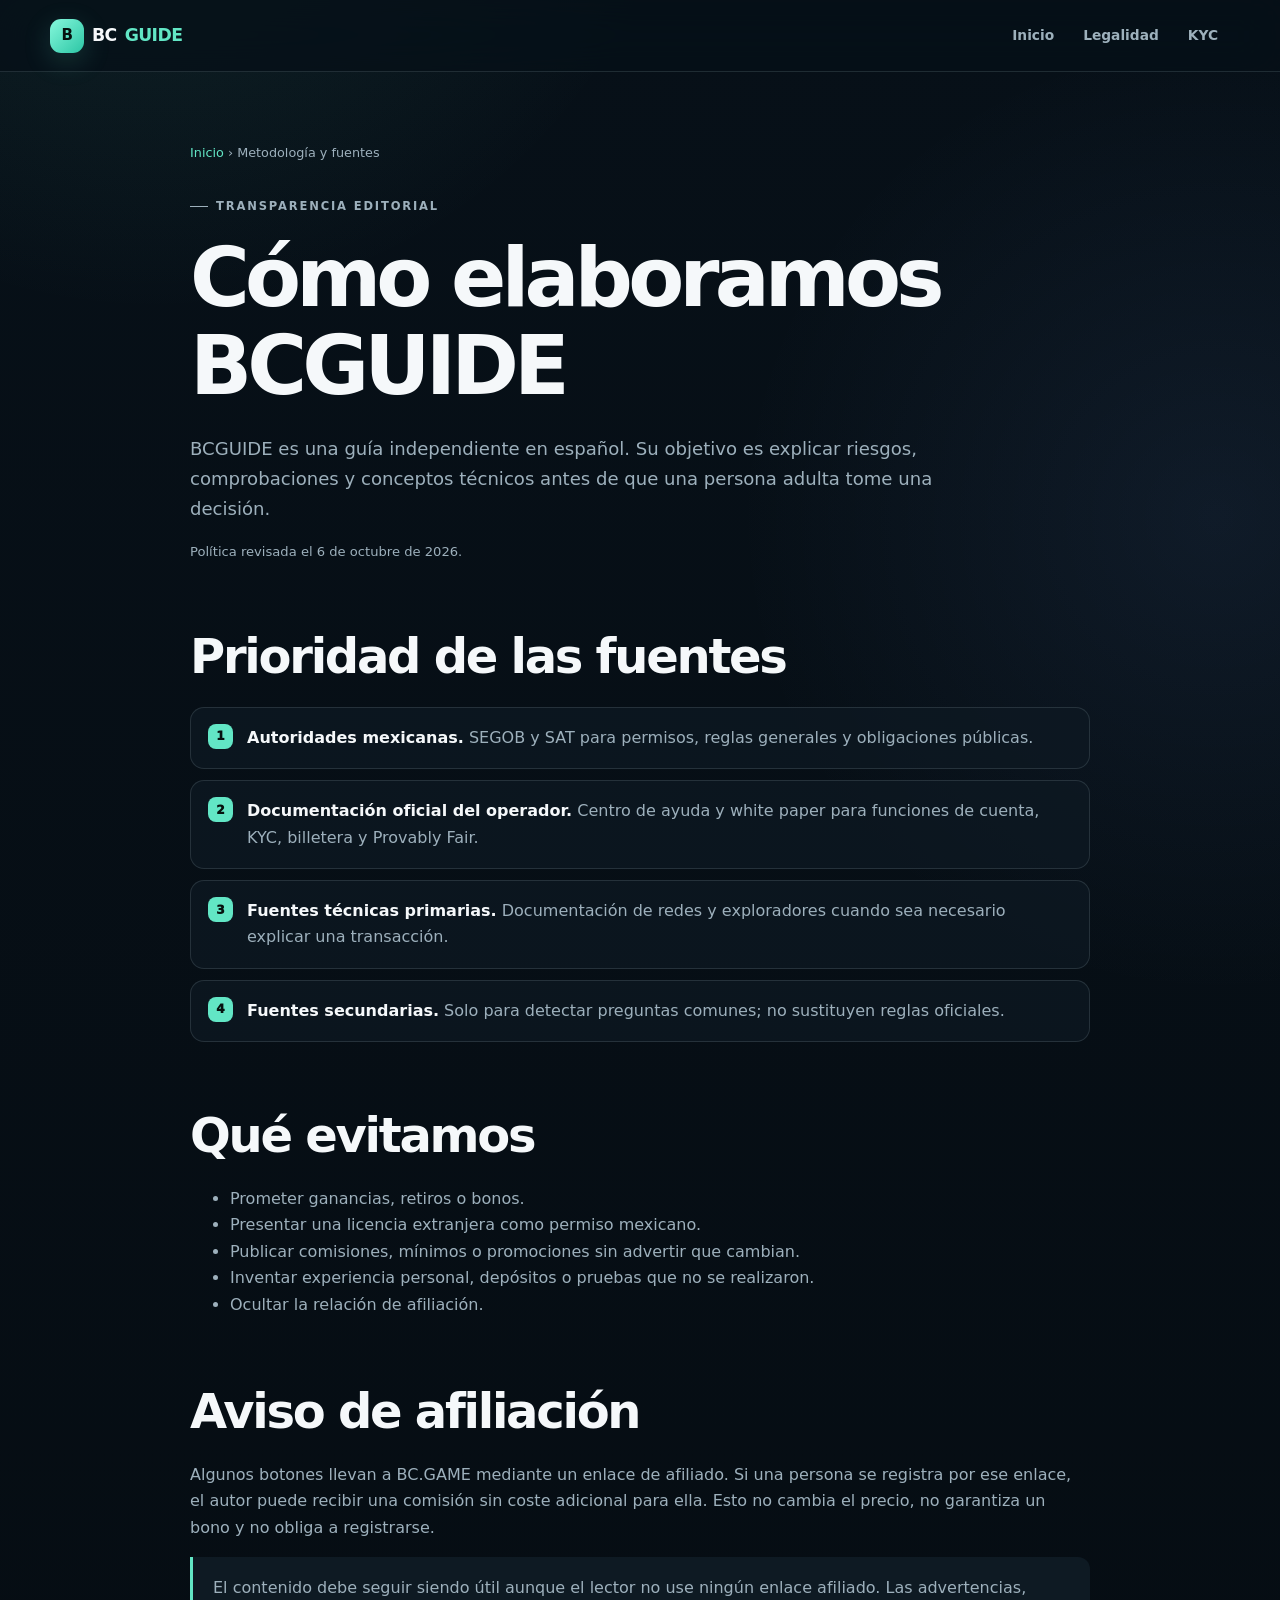
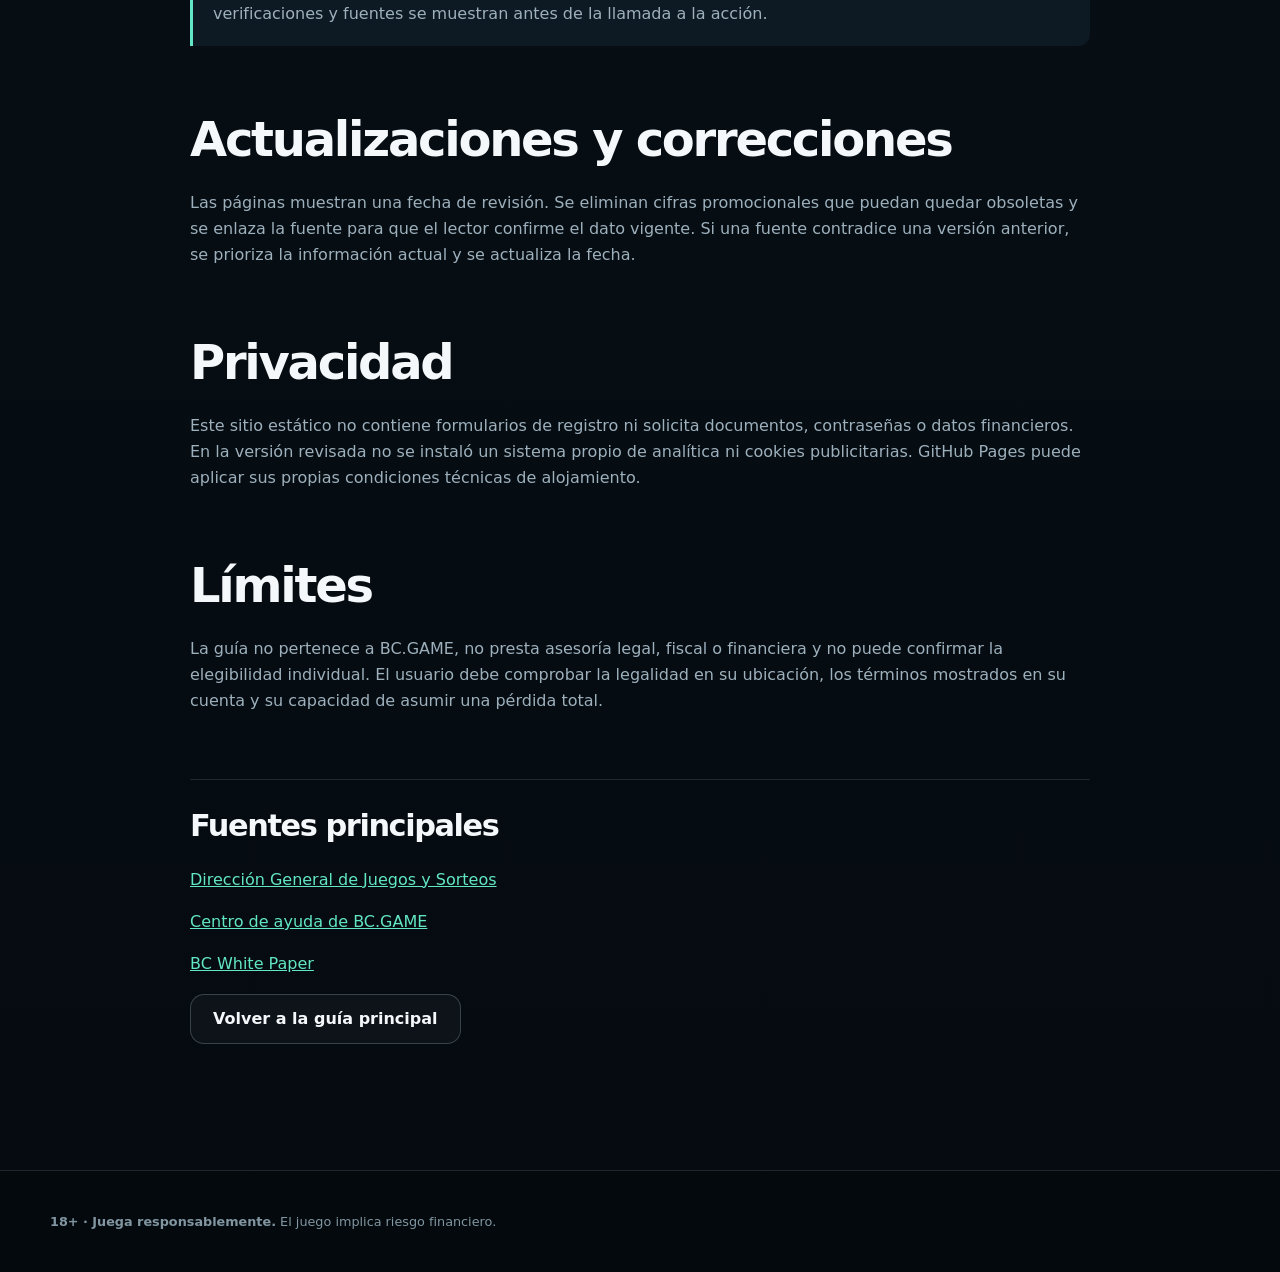
<file: metodologia-fuentes.html>
<!doctype html>
<html lang="es-MX">
<head>
  <meta charset="utf-8"><meta name="viewport" content="width=device-width, initial-scale=1">
  <title>Metodología, fuentes y aviso de afiliación | BCGUIDE</title>
  <meta name="description" content="Cómo se elabora y actualiza BCGUIDE, qué fuentes utiliza, qué significa el enlace de afiliado y cuáles son los límites de esta guía independiente.">
  <meta name="robots" content="index,follow"><meta name="theme-color" content="#07110d">
  <link rel="canonical" href="https://dzoyox.github.io/bcgame-mexico-guide/metodologia-fuentes.html">
  <link rel="stylesheet" href="styles.css?v=4">
</head>
<body>
  <header class="topbar"><a class="brand" href="index.html">BC<span>GUIDE</span></a><nav><a href="index.html">Inicio</a><a href="bc-game-mexico-legal-seguro.html">Legalidad</a><a href="kyc-bc-game-verificacion.html">KYC</a></nav></header>
  <main class="article-shell">
    <div class="breadcrumbs"><a href="index.html">Inicio</a> › Metodología y fuentes</div>
    <p class="eyebrow">TRANSPARENCIA EDITORIAL</p>
    <h1>Cómo elaboramos BCGUIDE</h1>
    <p class="article-intro">BCGUIDE es una guía independiente en español. Su objetivo es explicar riesgos, comprobaciones y conceptos técnicos antes de que una persona adulta tome una decisión.</p>
    <p class="reviewed">Política revisada el <time datetime="2026-10-06">6 de octubre de 2026</time>.</p>

    <h2>Prioridad de las fuentes</h2>
    <ol class="steps"><li><strong>Autoridades mexicanas.</strong> SEGOB y SAT para permisos, reglas generales y obligaciones públicas.</li><li><strong>Documentación oficial del operador.</strong> Centro de ayuda y white paper para funciones de cuenta, KYC, billetera y Provably Fair.</li><li><strong>Fuentes técnicas primarias.</strong> Documentación de redes y exploradores cuando sea necesario explicar una transacción.</li><li><strong>Fuentes secundarias.</strong> Solo para detectar preguntas comunes; no sustituyen reglas oficiales.</li></ol>

    <h2>Qué evitamos</h2>
    <ul><li>Prometer ganancias, retiros o bonos.</li><li>Presentar una licencia extranjera como permiso mexicano.</li><li>Publicar comisiones, mínimos o promociones sin advertir que cambian.</li><li>Inventar experiencia personal, depósitos o pruebas que no se realizaron.</li><li>Ocultar la relación de afiliación.</li></ul>

    <h2>Aviso de afiliación</h2>
    <p>Algunos botones llevan a BC.GAME mediante un enlace de afiliado. Si una persona se registra por ese enlace, el autor puede recibir una comisión sin coste adicional para ella. Esto no cambia el precio, no garantiza un bono y no obliga a registrarse.</p>
    <p class="source-note">El contenido debe seguir siendo útil aunque el lector no use ningún enlace afiliado. Las advertencias, verificaciones y fuentes se muestran antes de la llamada a la acción.</p>

    <h2>Actualizaciones y correcciones</h2>
    <p>Las páginas muestran una fecha de revisión. Se eliminan cifras promocionales que puedan quedar obsoletas y se enlaza la fuente para que el lector confirme el dato vigente. Si una fuente contradice una versión anterior, se prioriza la información actual y se actualiza la fecha.</p>

    <h2>Privacidad</h2>
    <p>Este sitio estático no contiene formularios de registro ni solicita documentos, contraseñas o datos financieros. En la versión revisada no se instaló un sistema propio de analítica ni cookies publicitarias. GitHub Pages puede aplicar sus propias condiciones técnicas de alojamiento.</p>

    <h2>Límites</h2>
    <p>La guía no pertenece a BC.GAME, no presta asesoría legal, fiscal o financiera y no puede confirmar la elegibilidad individual. El usuario debe comprobar la legalidad en su ubicación, los términos mostrados en su cuenta y su capacidad de asumir una pérdida total.</p>

    <div class="sources"><h2>Fuentes principales</h2><p><a href="https://www.sitios.segob.gob.mx/es/Juegos_y_Sorteos/Salas_de_Sorteos_de_Numeros" rel="noopener noreferrer" target="_blank">Dirección General de Juegos y Sorteos</a></p><p><a href="https://help.bc.support/es/" rel="noopener noreferrer" target="_blank">Centro de ayuda de BC.GAME</a></p><p><a href="https://whitepaper.bc.game/" rel="noopener noreferrer" target="_blank">BC White Paper</a></p></div>
    <p><a class="button secondary" href="index.html">Volver a la guía principal</a></p>
  </main>
  <footer><p><strong>18+ · Juega responsablemente.</strong> El juego implica riesgo financiero.</p></footer>
</body></html>
</file>
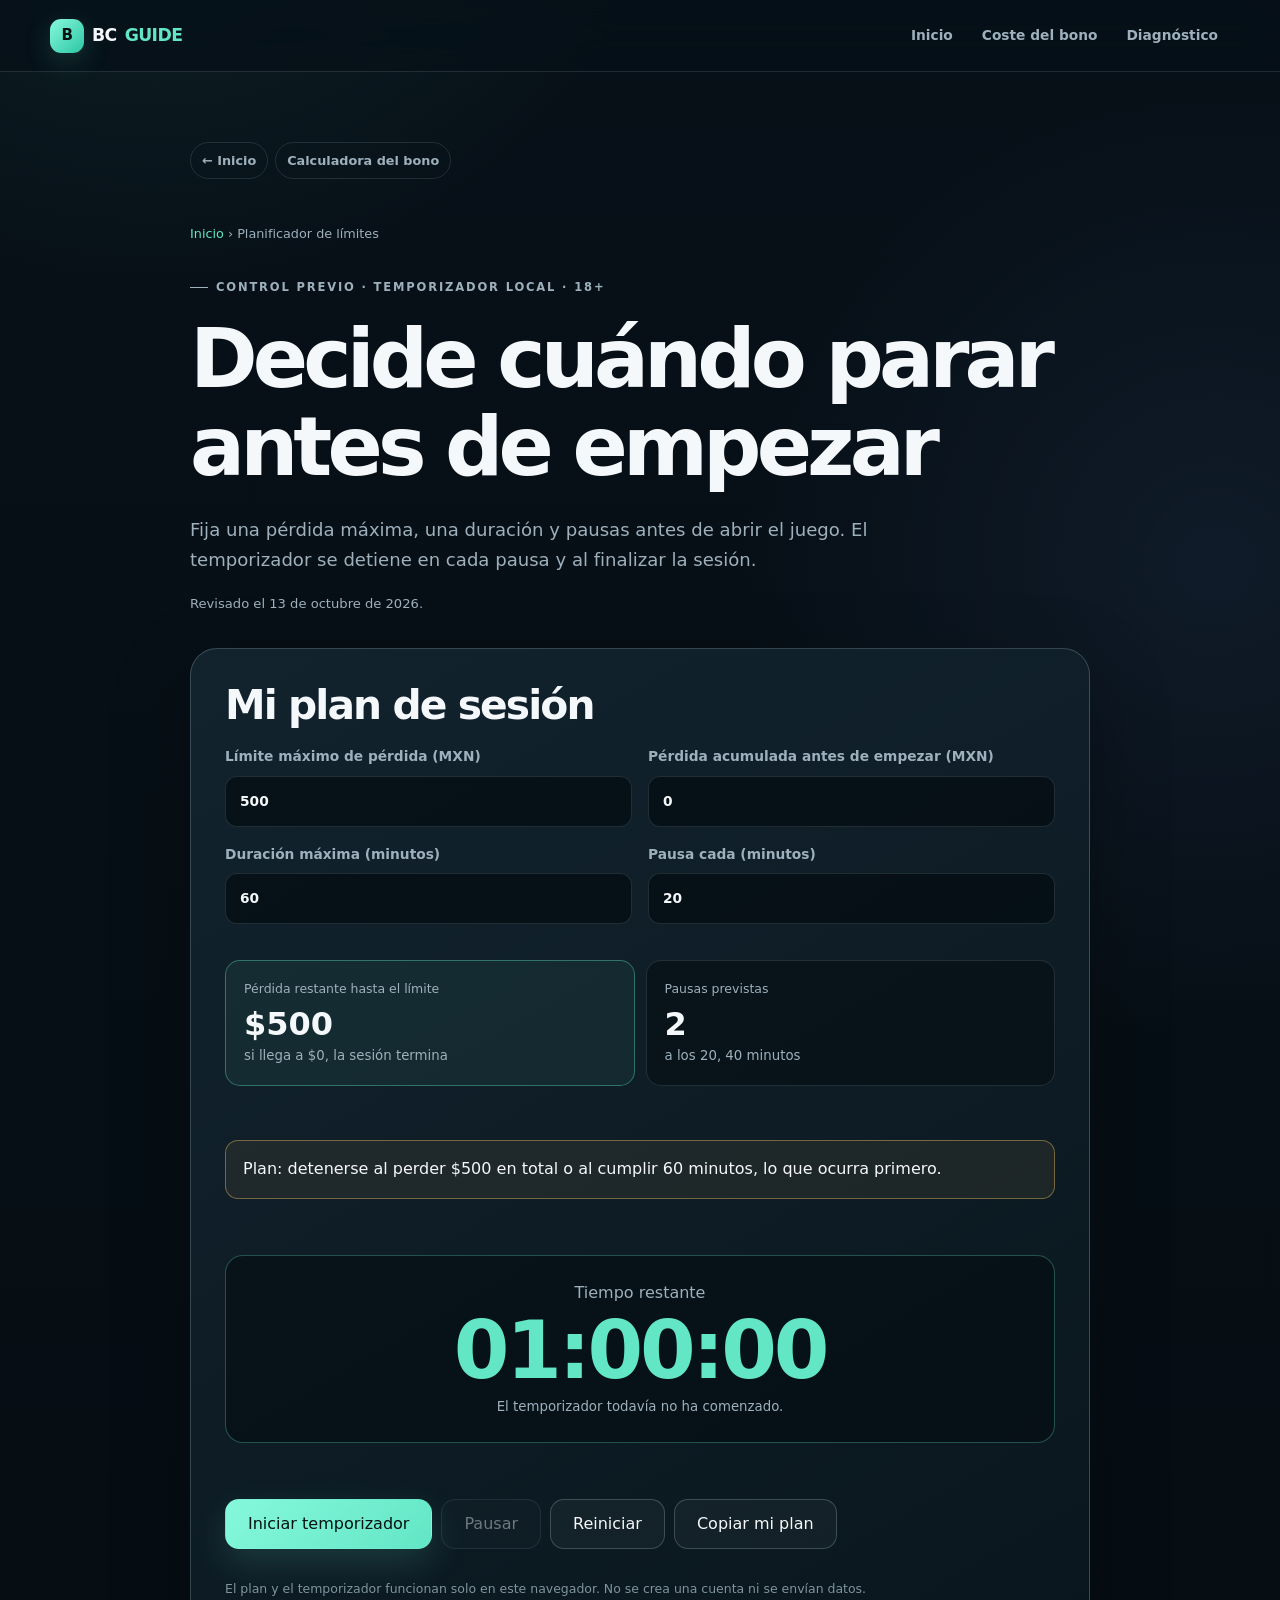
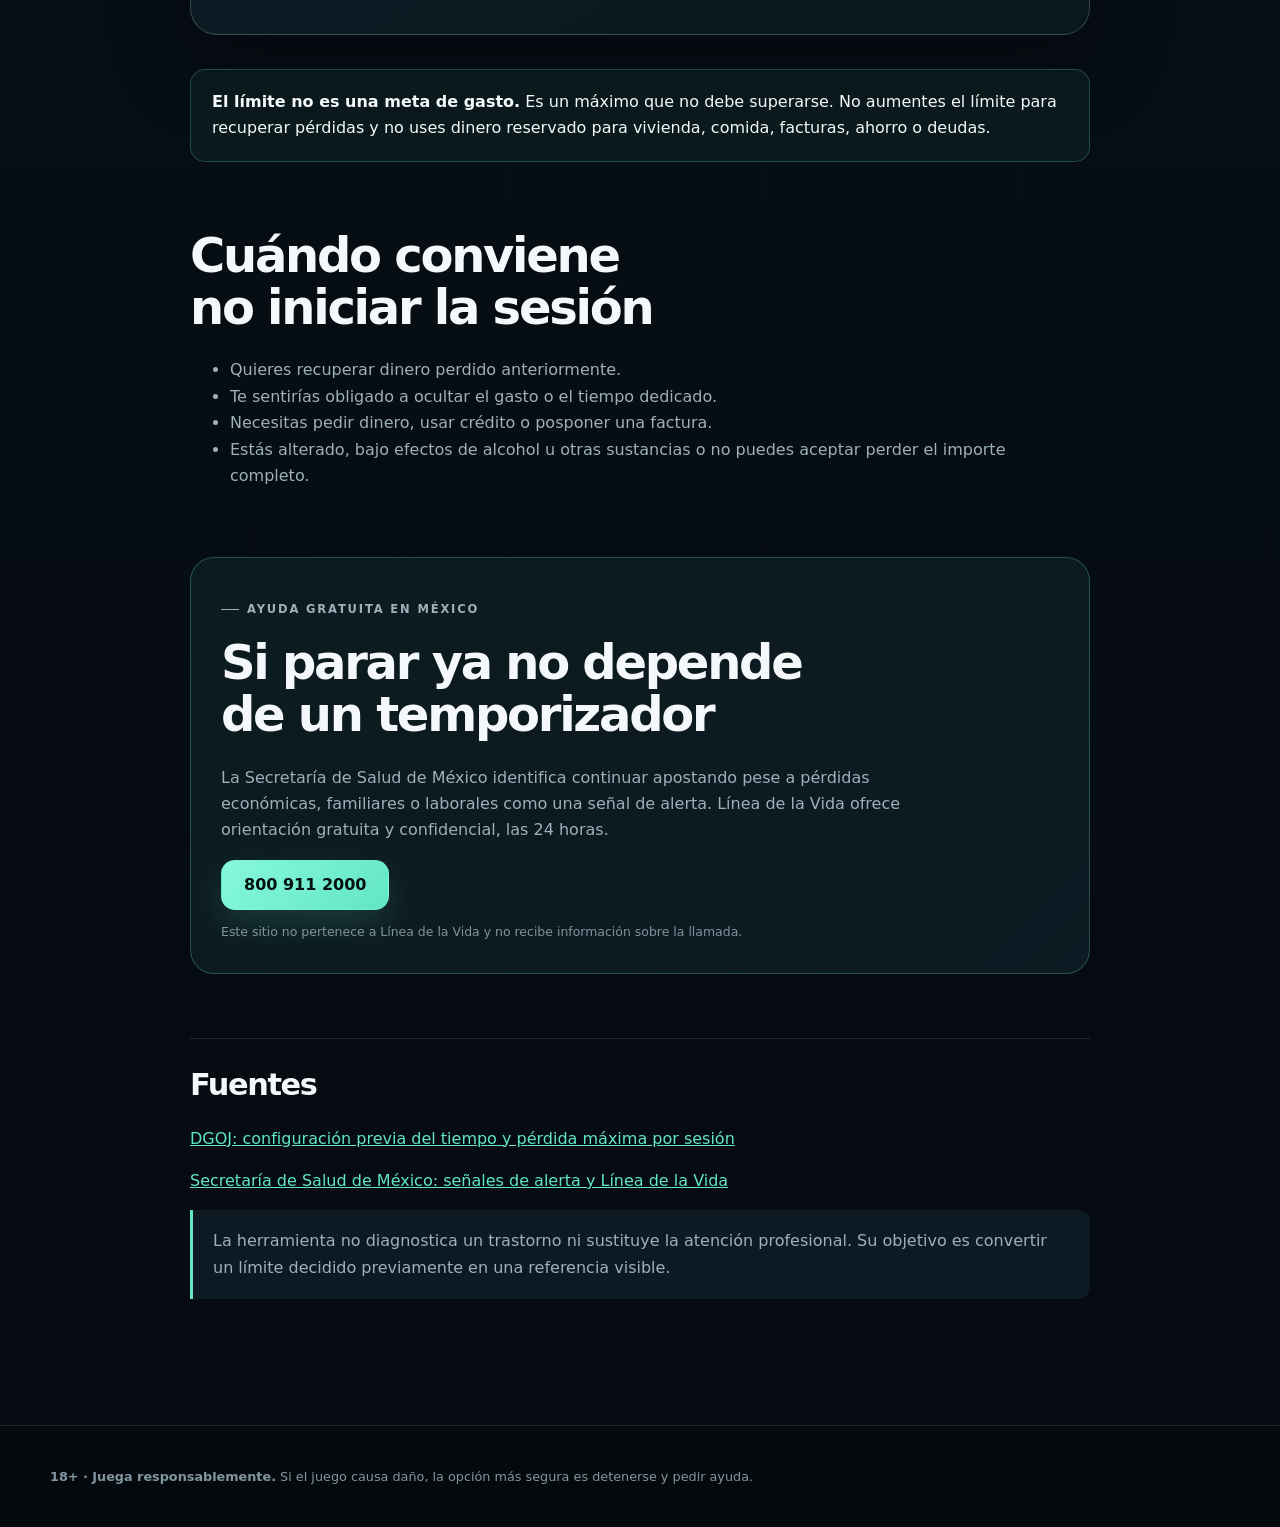
<file: planificador-limites-juego.html>
<!DOCTYPE html>
<html lang="es-MX">
<head>
  <meta charset="utf-8">
  <meta name="viewport" content="width=device-width, initial-scale=1">
  <title>Planificador de límite de pérdida y tiempo de juego</title>
  <meta name="description" content="Define antes de jugar un límite máximo de pérdida, duración y pausas. Temporizador local gratuito, plan copiable y acceso a ayuda en México.">
  <link rel="canonical" href="https://dzoyox.github.io/bcgame-mexico-guide/planificador-limites-juego.html">
  <meta name="robots" content="index,follow">
  <meta name="theme-color" content="#071018">
  <link rel="icon" href="favicon.svg" type="image/svg+xml">
  <link rel="stylesheet" href="styles.css?v=8">
  <script type="application/ld+json">{"@context":"https://schema.org","@type":"WebApplication","name":"Planificador de límite de pérdida y tiempo de juego","url":"https://dzoyox.github.io/bcgame-mexico-guide/planificador-limites-juego.html","applicationCategory":"HealthApplication","operatingSystem":"Any","inLanguage":"es-MX","isAccessibleForFree":true,"dateModified":"2026-10-13","featureList":["Límite de pérdida","Temporizador de sesión","Pausas automáticas","Plan copiable"]}</script>
</head>
<body>
  <header class="topbar"><a class="brand" href="index.html">BC<span>GUIDE</span></a><nav aria-label="Navegación principal"><a href="index.html">Inicio</a><a href="calculadora-rollover.html">Coste del bono</a><a href="diagnostico-retiro-bc-game.html">Diagnóstico</a></nav></header>
  <main class="article-shell">
    <nav class="article-nav" aria-label="Navegación secundaria"><a href="index.html">← Inicio</a><a href="calculadora-rollover.html">Calculadora del bono</a></nav>
    <div class="breadcrumbs"><a href="index.html">Inicio</a> › Planificador de límites</div>
    <p class="eyebrow">CONTROL PREVIO · TEMPORIZADOR LOCAL · 18+</p>
    <h1>Decide cuándo parar antes de empezar</h1>
    <p class="article-intro">Fija una pérdida máxima, una duración y pausas antes de abrir el juego. El temporizador se detiene en cada pausa y al finalizar la sesión.</p>
    <p class="reviewed">Revisado el <time datetime="2026-10-13">13 de octubre de 2026</time>.</p>

    <section class="tool-panel" aria-labelledby="plan-limites">
      <h2 id="plan-limites">Mi plan de sesión</h2>
      <div class="tool-grid">
        <label>Límite máximo de pérdida (MXN)<input id="lossLimit" type="number" min="0" step="1" value="500"></label>
        <label>Pérdida acumulada antes de empezar (MXN)<input id="alreadyLost" type="number" min="0" step="1" value="0"></label>
        <label>Duración máxima (minutos)<input id="duration" type="number" min="1" max="1440" step="1" value="60"></label>
        <label>Pausa cada (minutos)<input id="breakEvery" type="number" min="1" max="1440" step="1" value="20"></label>
      </div>

      <div class="metric-grid">
        <div class="metric featured"><span>Pérdida restante hasta el límite</span><strong id="remainingLoss">$500 MXN</strong><small>si llega a $0, la sesión termina</small></div>
        <div class="metric"><span>Pausas previstas</span><strong id="breakCount">2</strong><small id="breakSchedule">a los 20 y 40 minutos</small></div>
      </div>

      <div id="planStatus" class="status warn" role="status"></div>
      <div class="timer" aria-live="polite">
        <span>Tiempo restante</span>
        <strong id="timerDisplay">01:00:00</strong>
        <small id="timerMessage">El temporizador todavía no ha comenzado.</small>
      </div>
      <div class="tool-actions">
        <button class="button primary" id="startTimer" type="button">Iniciar temporizador</button>
        <button class="button secondary" id="pauseTimer" type="button" disabled>Pausar</button>
        <button class="button secondary" id="resetTimer" type="button">Reiniciar</button>
        <button class="button secondary" id="copyPlan" type="button">Copiar mi plan</button>
      </div>
      <p class="privacy-note">El plan y el temporizador funcionan solo en este navegador. No se crea una cuenta ni se envían datos.</p>
    </section>

    <div class="notice"><strong>El límite no es una meta de gasto.</strong> Es un máximo que no debe superarse. No aumentes el límite para recuperar pérdidas y no uses dinero reservado para vivienda, comida, facturas, ahorro o deudas.</div>

    <h2>Cuándo conviene no iniciar la sesión</h2>
    <ul>
      <li>Quieres recuperar dinero perdido anteriormente.</li>
      <li>Te sentirías obligado a ocultar el gasto o el tiempo dedicado.</li>
      <li>Necesitas pedir dinero, usar crédito o posponer una factura.</li>
      <li>Estás alterado, bajo efectos de alcohol u otras sustancias o no puedes aceptar perder el importe completo.</li>
    </ul>

    <section class="help-panel">
      <p class="eyebrow">AYUDA GRATUITA EN MÉXICO</p>
      <h2>Si parar ya no depende de un temporizador</h2>
      <p>La Secretaría de Salud de México identifica continuar apostando pese a pérdidas económicas, familiares o laborales como una señal de alerta. Línea de la Vida ofrece orientación gratuita y confidencial, las 24 horas.</p>
      <a class="button primary" href="tel:8009112000">800&nbsp;911&nbsp;2000</a>
      <p class="privacy-note">Este sitio no pertenece a Línea de la Vida y no recibe información sobre la llamada.</p>
    </section>

    <div class="sources">
      <h2>Fuentes</h2>
      <p><a href="https://www.ordenacionjuego.es/en/node/2716" rel="noopener noreferrer" target="_blank">DGOJ: configuración previa del tiempo y pérdida máxima por sesión</a></p>
      <p><a href="https://www.gob.mx/salud/prensa/216-conasama-llama-a-prevenir-el-trastorno-por-juegos-de-apuestas-mediante-informacion-y-atencion-oportuna?idiom=es" rel="noopener noreferrer" target="_blank">Secretaría de Salud de México: señales de alerta y Línea de la Vida</a></p>
      <p class="source-note">La herramienta no diagnostica un trastorno ni sustituye la atención profesional. Su objetivo es convertir un límite decidido previamente en una referencia visible.</p>
    </div>
  </main>
  <footer><p><strong>18+ · Juega responsablemente.</strong> Si el juego causa daño, la opción más segura es detenerse y pedir ayuda.</p></footer>
  <script>
    const limitFields = ['lossLimit','alreadyLost','duration','breakEvery'];
    const money = value => new Intl.NumberFormat('es-MX',{style:'currency',currency:'MXN',maximumFractionDigits:0}).format(value);
    const num = id => Math.max(0, Number(document.getElementById(id).value) || 0);
    let remainingSeconds = 3600;
    let sessionSeconds = 3600;
    let deadline = 0;
    let timerId = null;
    let nextBreakAt = 1200;
    let planText = '';

    function formatTime(seconds) {
      const safe = Math.max(0, Math.ceil(seconds));
      const hours = Math.floor(safe / 3600);
      const minutes = Math.floor((safe % 3600) / 60);
      const secs = safe % 60;
      return [hours,minutes,secs].map(value => String(value).padStart(2,'0')).join(':');
    }

    function renderPlan(resetClock = true) {
      const lossLimit = num('lossLimit');
      const alreadyLost = num('alreadyLost');
      const duration = Math.max(1, num('duration') || 1);
      const breakEvery = Math.max(1, num('breakEvery') || 1);
      const remainingLoss = Math.max(0, lossLimit - alreadyLost);
      const breaks = breakEvery < duration ? Math.floor((duration - 0.001) / breakEvery) : 0;
      const schedule = Array.from({length:breaks},(_,index) => (index + 1) * breakEvery);

      document.getElementById('remainingLoss').textContent = money(remainingLoss);
      document.getElementById('breakCount').textContent = new Intl.NumberFormat('es-MX').format(breaks);
      document.getElementById('breakSchedule').textContent = breaks ? 'a los ' + schedule.join(', ') + ' minutos' : 'no hay pausas antes del final';
      const status = document.getElementById('planStatus');
      const start = document.getElementById('startTimer');
      if (lossLimit === 0 || alreadyLost >= lossLimit) {
        status.className = 'status bad';
        status.textContent = 'El límite ya está alcanzado. No inicies ni continúes la sesión.';
        start.disabled = true;
      } else {
        status.className = 'status warn';
        status.textContent = 'Plan: detenerse al perder ' + money(lossLimit) + ' en total o al cumplir ' + duration + ' minuto' + (duration === 1 ? '' : 's') + ', lo que ocurra primero.';
        start.disabled = false;
      }

      planText = 'Mi límite de sesión\nPérdida máxima total: ' + money(lossLimit) + '\nPérdida ya acumulada: ' + money(alreadyLost) + '\nMargen restante: ' + money(remainingLoss) + '\nDuración máxima: ' + duration + ' minutos\nPausa cada: ' + breakEvery + ' minutos\nRegla: detenerme cuando alcance cualquiera de los dos límites y no aumentar el límite para recuperar pérdidas.';
      if (resetClock) {
        stopInterval();
        sessionSeconds = duration * 60;
        remainingSeconds = sessionSeconds;
        nextBreakAt = breakEvery * 60;
        document.getElementById('timerDisplay').textContent = formatTime(remainingSeconds);
        document.getElementById('timerMessage').textContent = 'El temporizador todavía no ha comenzado.';
        document.getElementById('pauseTimer').disabled = true;
        document.getElementById('pauseTimer').textContent = 'Pausar';
        start.textContent = 'Iniciar temporizador';
      }
    }

    function stopInterval() {
      if (timerId) clearInterval(timerId);
      timerId = null;
    }

    function tick() {
      remainingSeconds = Math.max(0, (deadline - Date.now()) / 1000);
      document.getElementById('timerDisplay').textContent = formatTime(remainingSeconds);
      const elapsed = sessionSeconds - remainingSeconds;
      if (remainingSeconds <= 0) {
        stopInterval();
        document.getElementById('timerMessage').textContent = 'Tiempo terminado. Cierra la sesión.';
        document.getElementById('planStatus').className = 'status bad';
        document.getElementById('planStatus').textContent = 'Se alcanzó el límite de tiempo decidido previamente.';
        document.getElementById('startTimer').disabled = true;
        document.getElementById('pauseTimer').disabled = true;
      } else if (elapsed >= nextBreakAt && nextBreakAt < sessionSeconds) {
        stopInterval();
        nextBreakAt += Math.max(1, num('breakEvery')) * 60;
        document.getElementById('timerMessage').textContent = 'Pausa programada. Aléjate de la pantalla antes de decidir si continúas.';
        document.getElementById('pauseTimer').textContent = 'Continuar';
      }
    }

    function startOrResume() {
      if (remainingSeconds <= 0) return;
      deadline = Date.now() + remainingSeconds * 1000;
      stopInterval();
      timerId = setInterval(tick, 250);
      document.getElementById('timerMessage').textContent = 'Temporizador activo.';
      document.getElementById('startTimer').textContent = 'Temporizador activo';
      document.getElementById('startTimer').disabled = true;
      document.getElementById('pauseTimer').disabled = false;
      document.getElementById('pauseTimer').textContent = 'Pausar';
    }

    limitFields.forEach(id => document.getElementById(id).addEventListener('input', () => renderPlan(true)));
    document.getElementById('startTimer').addEventListener('click', startOrResume);
    document.getElementById('pauseTimer').addEventListener('click', event => {
      if (timerId) {
        remainingSeconds = Math.max(0, (deadline - Date.now()) / 1000);
        stopInterval();
        document.getElementById('timerMessage').textContent = 'Temporizador en pausa.';
        event.currentTarget.textContent = 'Continuar';
      } else {
        startOrResume();
      }
    });
    document.getElementById('resetTimer').addEventListener('click', () => renderPlan(true));
    document.getElementById('copyPlan').addEventListener('click', async event => {
      await navigator.clipboard.writeText(planText);
      event.currentTarget.textContent = 'Plan copiado';
      setTimeout(() => event.currentTarget.textContent = 'Copiar mi plan', 1600);
    });
    renderPlan(true);
  </script>
</body>
</html>
</file>
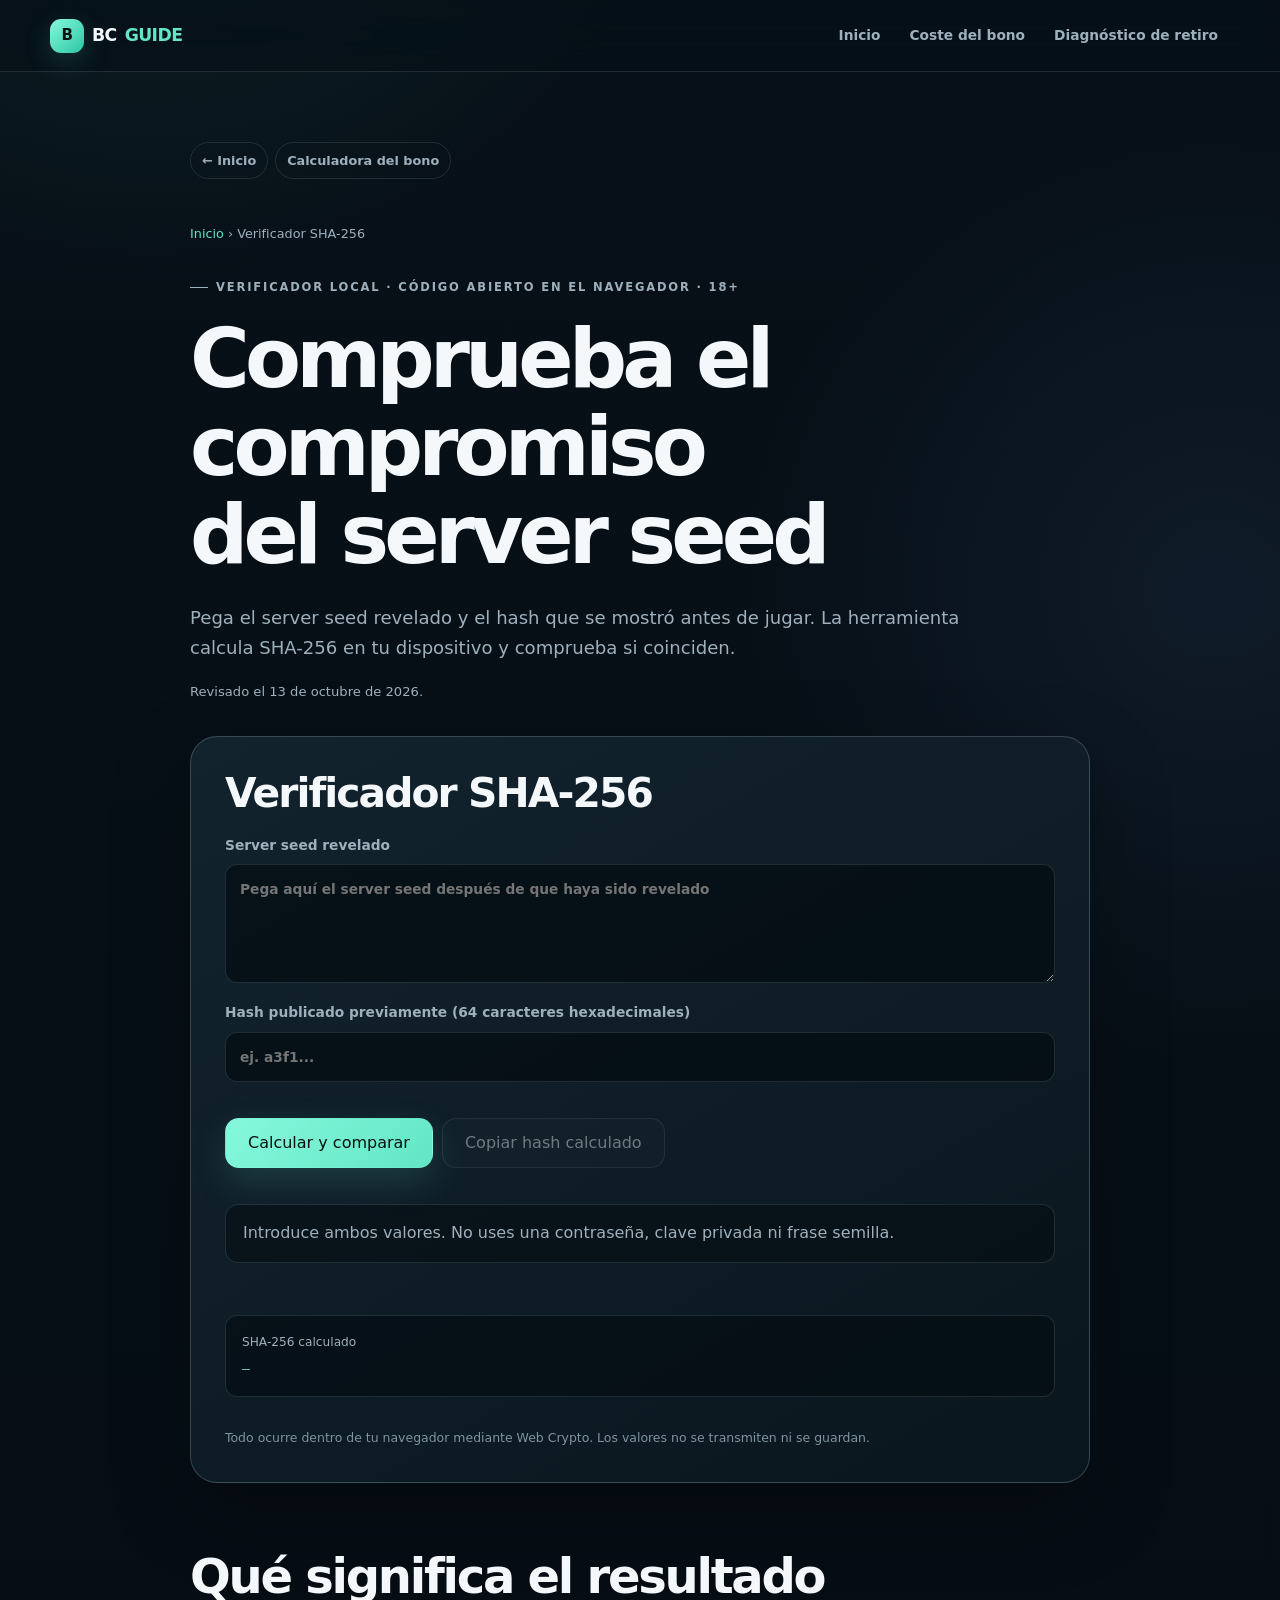
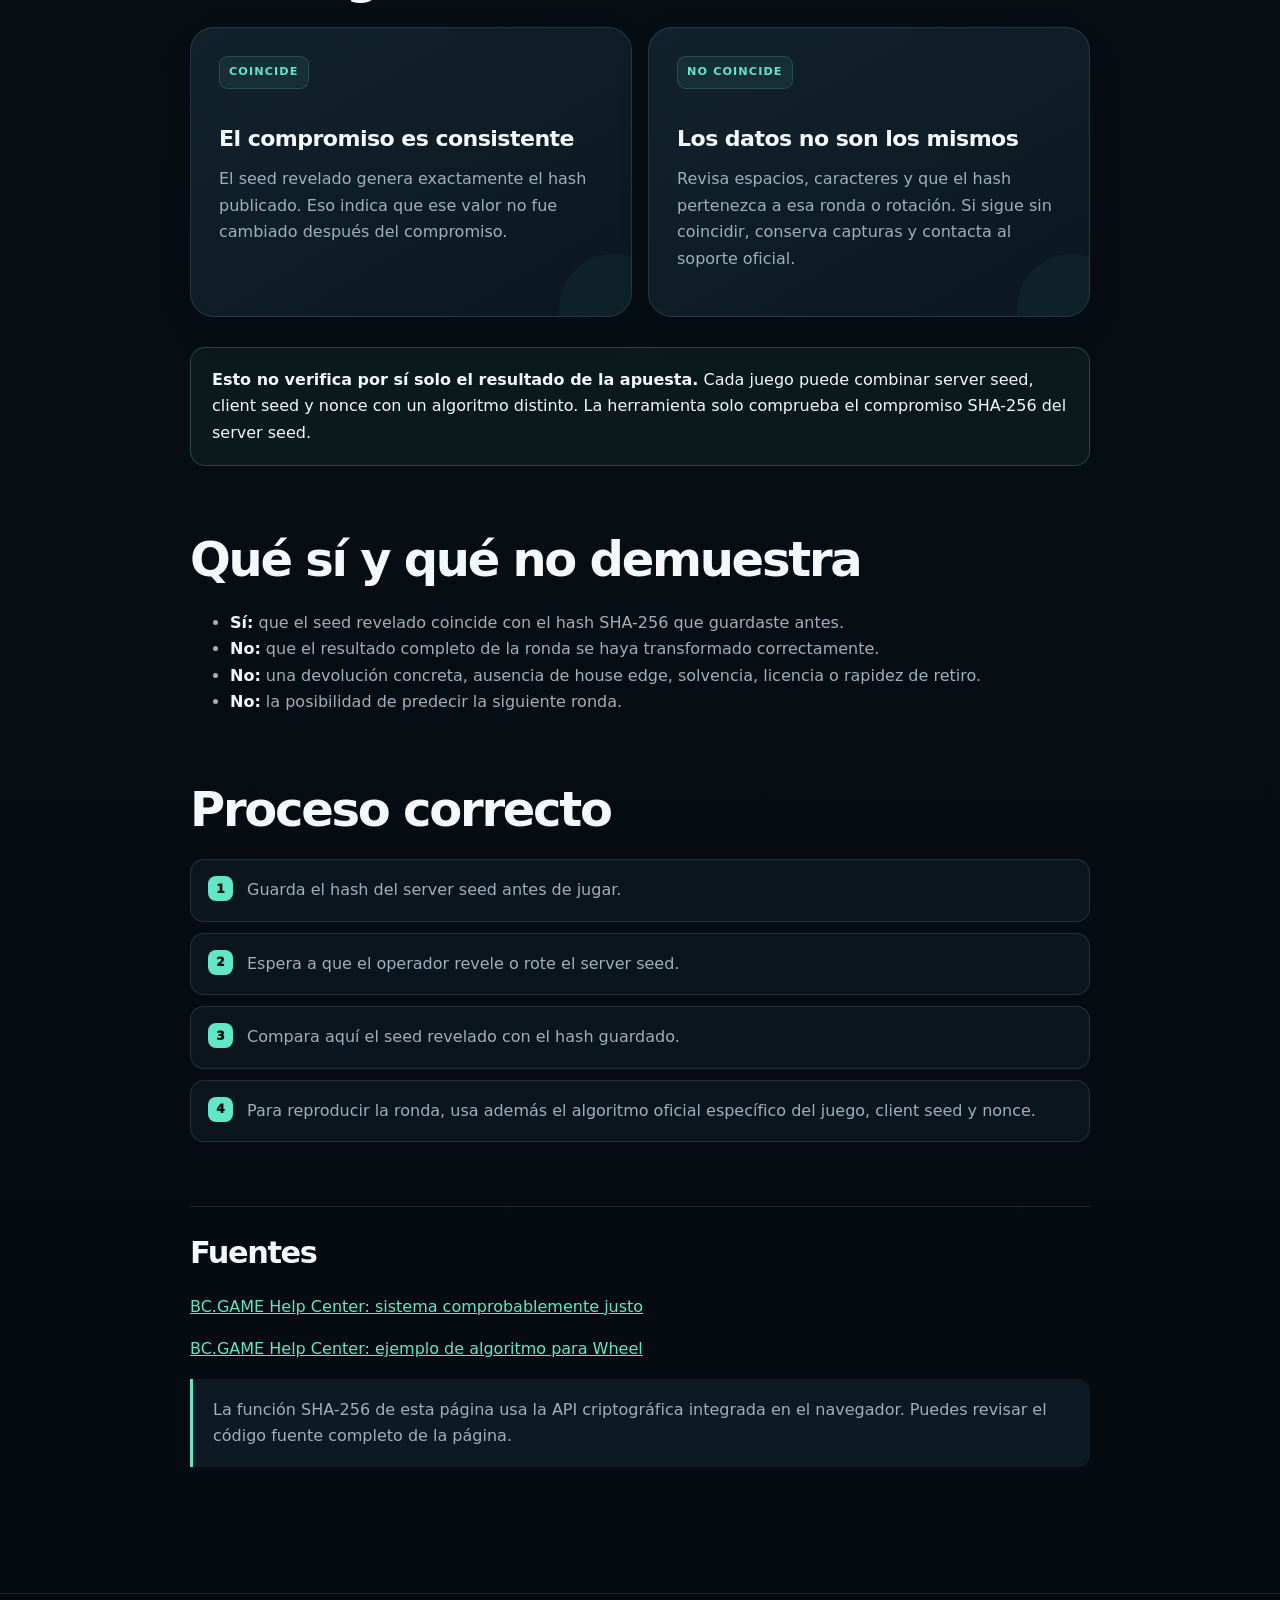
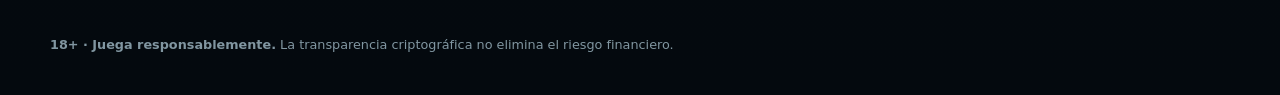
<file: provably-fair-bc-game.html>
<!DOCTYPE html>
<html lang="es-MX">
<head>
  <meta charset="utf-8">
  <meta name="viewport" content="width=device-width, initial-scale=1">
  <title>Verificador SHA-256 de server seed | Provably Fair</title>
  <meta name="description" content="Comprueba localmente si un server seed revelado coincide con el hash SHA-256 publicado antes de jugar. Sin enviar ni guardar datos.">
  <link rel="canonical" href="https://dzoyox.github.io/bcgame-mexico-guide/provably-fair-bc-game.html">
  <meta name="robots" content="index,follow">
  <meta name="theme-color" content="#071018">
  <link rel="icon" href="favicon.svg" type="image/svg+xml">
  <link rel="stylesheet" href="styles.css?v=8">
  <script type="application/ld+json">{"@context":"https://schema.org","@type":"WebApplication","name":"Verificador SHA-256 de server seed","url":"https://dzoyox.github.io/bcgame-mexico-guide/provably-fair-bc-game.html","applicationCategory":"UtilitiesApplication","operatingSystem":"Any","inLanguage":"es-MX","isAccessibleForFree":true,"dateModified":"2026-10-13"}</script>
</head>
<body>
  <header class="topbar"><a class="brand" href="index.html">BC<span>GUIDE</span></a><nav aria-label="Navegación principal"><a href="index.html">Inicio</a><a href="calculadora-rollover.html">Coste del bono</a><a href="diagnostico-retiro-bc-game.html">Diagnóstico de retiro</a></nav></header>
  <main class="article-shell">
    <nav class="article-nav" aria-label="Navegación secundaria"><a href="index.html">← Inicio</a><a href="calculadora-rollover.html">Calculadora del bono</a></nav>
    <div class="breadcrumbs"><a href="index.html">Inicio</a> › Verificador SHA-256</div>
    <p class="eyebrow">VERIFICADOR LOCAL · CÓDIGO ABIERTO EN EL NAVEGADOR · 18+</p>
    <h1>Comprueba el compromiso del server seed</h1>
    <p class="article-intro">Pega el server seed revelado y el hash que se mostró antes de jugar. La herramienta calcula SHA-256 en tu dispositivo y comprueba si coinciden.</p>
    <p class="reviewed">Revisado el <time datetime="2026-10-13">13 de octubre de 2026</time>.</p>

    <section class="tool-panel" aria-labelledby="verificador">
      <h2 id="verificador">Verificador SHA-256</h2>
      <label>Server seed revelado
        <textarea id="serverSeed" rows="4" spellcheck="false" autocomplete="off" placeholder="Pega aquí el server seed después de que haya sido revelado"></textarea>
      </label>
      <label>Hash publicado previamente (64 caracteres hexadecimales)
        <input id="publishedHash" type="text" inputmode="text" spellcheck="false" autocomplete="off" maxlength="64" placeholder="ej. a3f1...">
      </label>
      <div class="tool-actions">
        <button class="button primary" id="verify" type="button">Calcular y comparar</button>
        <button class="button secondary" id="copyHash" type="button" disabled>Copiar hash calculado</button>
      </div>
      <div id="hashStatus" class="status neutral" role="status">Introduce ambos valores. No uses una contraseña, clave privada ni frase semilla.</div>
      <div class="hash-output">
        <span>SHA-256 calculado</span>
        <code id="calculatedHash">—</code>
      </div>
      <p class="privacy-note">Todo ocurre dentro de tu navegador mediante Web Crypto. Los valores no se transmiten ni se guardan.</p>
    </section>

    <h2>Qué significa el resultado</h2>
    <div class="cards two-columns">
      <article class="card"><span class="number">COINCIDE</span><h3>El compromiso es consistente</h3><p>El seed revelado genera exactamente el hash publicado. Eso indica que ese valor no fue cambiado después del compromiso.</p></article>
      <article class="card"><span class="number">NO COINCIDE</span><h3>Los datos no son los mismos</h3><p>Revisa espacios, caracteres y que el hash pertenezca a esa ronda o rotación. Si sigue sin coincidir, conserva capturas y contacta al soporte oficial.</p></article>
    </div>

    <div class="notice"><strong>Esto no verifica por sí solo el resultado de la apuesta.</strong> Cada juego puede combinar server seed, client seed y nonce con un algoritmo distinto. La herramienta solo comprueba el compromiso SHA-256 del server seed.</div>

    <h2>Qué sí y qué no demuestra</h2>
    <ul>
      <li><strong>Sí:</strong> que el seed revelado coincide con el hash SHA-256 que guardaste antes.</li>
      <li><strong>No:</strong> que el resultado completo de la ronda se haya transformado correctamente.</li>
      <li><strong>No:</strong> una devolución concreta, ausencia de house edge, solvencia, licencia o rapidez de retiro.</li>
      <li><strong>No:</strong> la posibilidad de predecir la siguiente ronda.</li>
    </ul>

    <h2>Proceso correcto</h2>
    <ol class="steps">
      <li>Guarda el hash del server seed antes de jugar.</li>
      <li>Espera a que el operador revele o rote el server seed.</li>
      <li>Compara aquí el seed revelado con el hash guardado.</li>
      <li>Para reproducir la ronda, usa además el algoritmo oficial específico del juego, client seed y nonce.</li>
    </ol>

    <div class="sources">
      <h2>Fuentes</h2>
      <p><a href="https://help.bc.support/es/articles/10758648-comprendiendo-el-sistema-comprobablemente-justo" rel="noopener noreferrer" target="_blank">BC.GAME Help Center: sistema comprobablemente justo</a></p>
      <p><a href="https://help.bc.support/en/articles/7846564-how-to-play-wheel" rel="noopener noreferrer" target="_blank">BC.GAME Help Center: ejemplo de algoritmo para Wheel</a></p>
      <p class="source-note">La función SHA-256 de esta página usa la API criptográfica integrada en el navegador. Puedes revisar el código fuente completo de la página.</p>
    </div>
  </main>
  <footer><p><strong>18+ · Juega responsablemente.</strong> La transparencia criptográfica no elimina el riesgo financiero.</p></footer>
  <script>
    const seedField = document.getElementById('serverSeed');
    const publishedField = document.getElementById('publishedHash');
    const hashOutput = document.getElementById('calculatedHash');
    const status = document.getElementById('hashStatus');
    const copyButton = document.getElementById('copyHash');

    async function sha256(text) {
      const bytes = new TextEncoder().encode(text);
      const digest = await crypto.subtle.digest('SHA-256', bytes);
      return Array.from(new Uint8Array(digest)).map(byte => byte.toString(16).padStart(2, '0')).join('');
    }

    document.getElementById('verify').addEventListener('click', async () => {
      const seed = seedField.value;
      const published = publishedField.value.trim().toLowerCase();
      status.className = 'status neutral';
      if (!seed) {
        status.textContent = 'Introduce el server seed revelado.';
        seedField.focus();
        return;
      }
      if (!/^[0-9a-f]{64}$/.test(published)) {
        status.className = 'status warn';
        status.textContent = 'El hash publicado debe contener exactamente 64 caracteres hexadecimales (0–9, a–f).';
        publishedField.focus();
        return;
      }
      try {
        const calculated = await sha256(seed);
        hashOutput.textContent = calculated;
        copyButton.disabled = false;
        if (calculated === published) {
          status.className = 'status good';
          status.textContent = 'Coincide: el server seed revelado genera exactamente el hash publicado.';
        } else {
          status.className = 'status bad';
          status.textContent = 'No coincide. Comprueba que no haya espacios añadidos y que ambos valores pertenezcan a la misma rotación.';
        }
      } catch (error) {
        status.className = 'status bad';
        status.textContent = 'Tu navegador no permitió calcular SHA-256. Prueba la versión HTTPS de esta página en un navegador actualizado.';
      }
    });

    copyButton.addEventListener('click', async event => {
      await navigator.clipboard.writeText(hashOutput.textContent);
      event.currentTarget.textContent = 'Hash copiado';
      setTimeout(() => event.currentTarget.textContent = 'Copiar hash calculado', 1600);
    });
  </script>
</body>
</html>
</file>
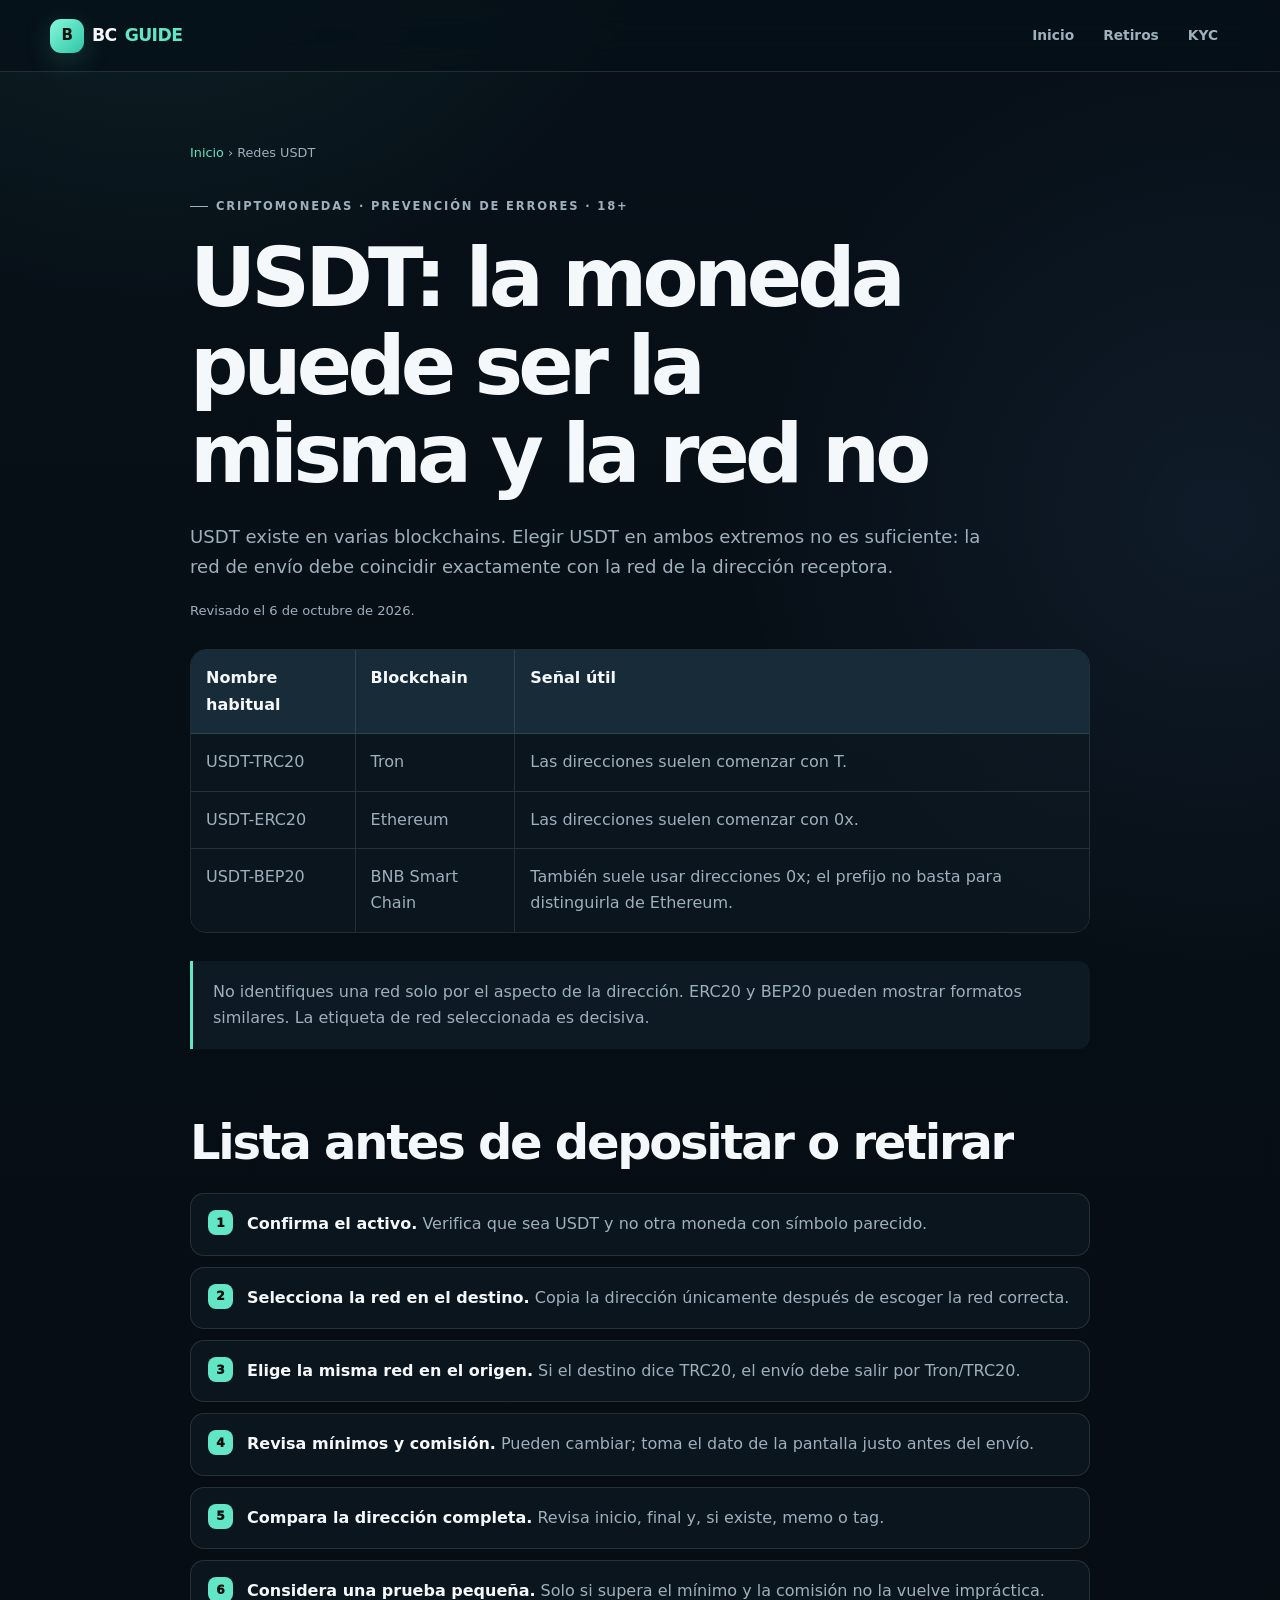
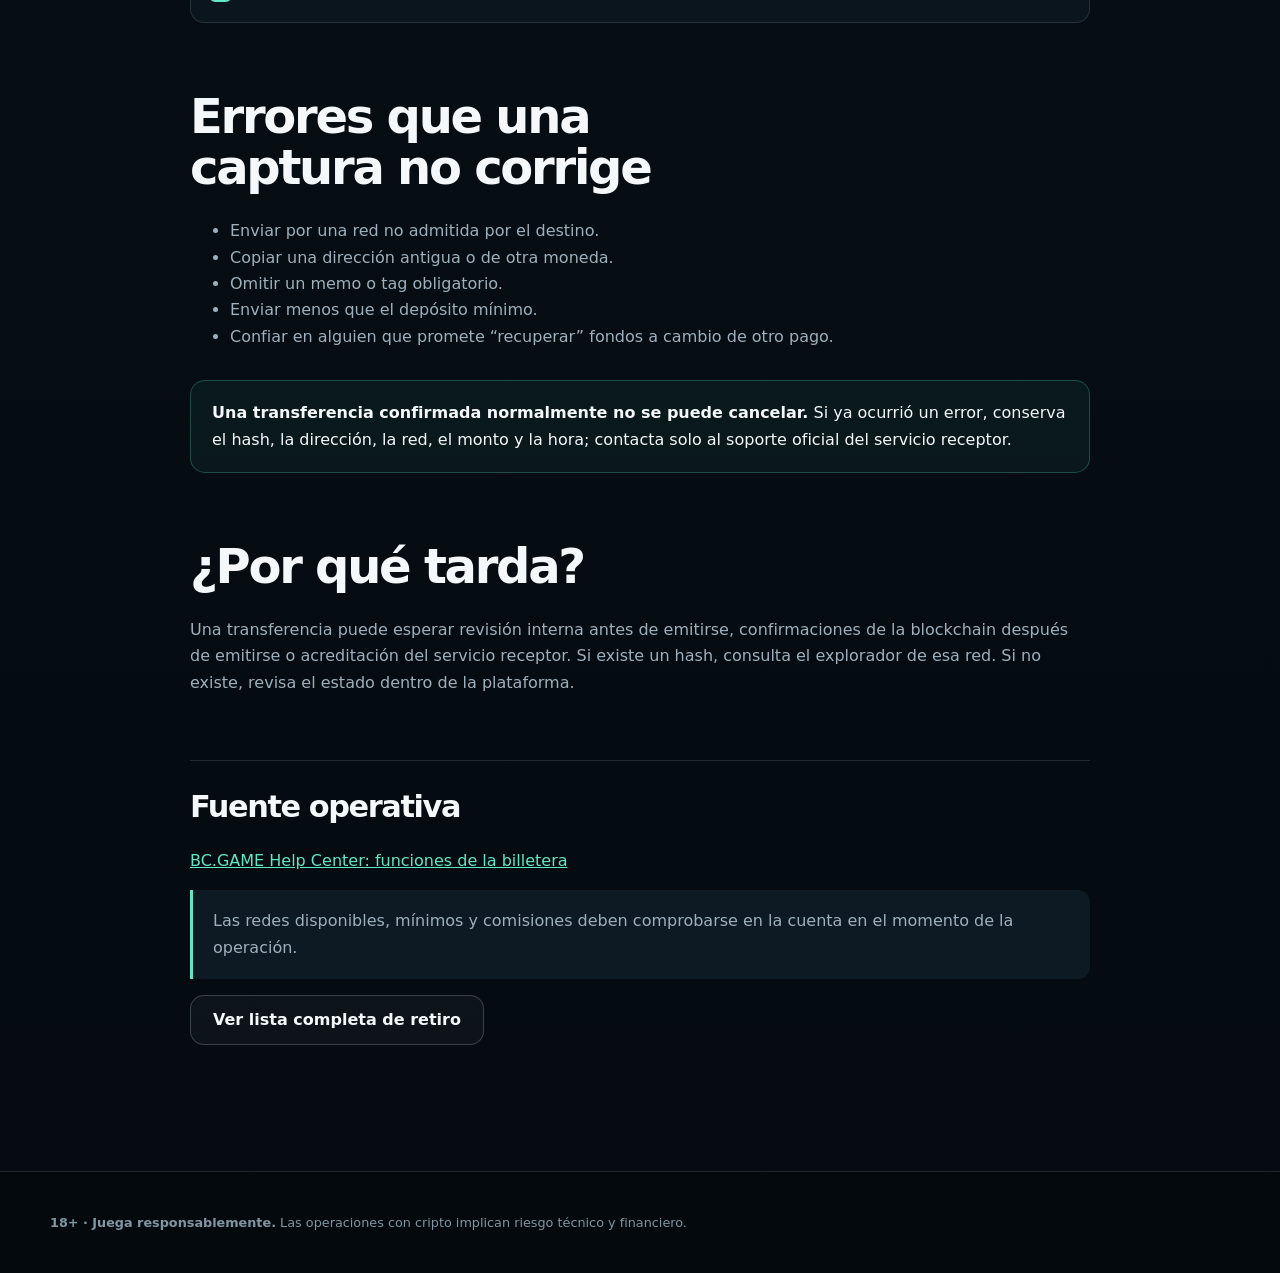
<file: redes-usdt-bc-game.html>
<!doctype html>
<html lang="es-MX">
<head>
  <meta charset="utf-8"><meta name="viewport" content="width=device-width, initial-scale=1">
  <title>USDT en BC.GAME: TRC20, ERC20 y BEP20 sin errores</title>
  <meta name="description" content="Diferencias entre USDT TRC20, ERC20 y BEP20 al depositar o retirar en BC.GAME. Lista de control para evitar elegir una red incorrecta.">
  <meta name="robots" content="index,follow"><meta name="theme-color" content="#07110d">
  <link rel="canonical" href="https://dzoyox.github.io/bcgame-mexico-guide/redes-usdt-bc-game.html">
  <link rel="stylesheet" href="styles.css?v=4">
  <script type="application/ld+json">{"@context":"https://schema.org","@type":"Article","headline":"USDT en BC.GAME: TRC20, ERC20 y BEP20 sin errores","datePublished":"2026-10-06","dateModified":"2026-10-06","inLanguage":"es-MX","mainEntityOfPage":"https://dzoyox.github.io/bcgame-mexico-guide/redes-usdt-bc-game.html","publisher":{"@type":"Organization","name":"BCGUIDE"}}</script>
</head>
<body>
  <header class="topbar"><a class="brand" href="index.html">BC<span>GUIDE</span></a><nav><a href="index.html">Inicio</a><a href="retiros-bc-game-mexico.html">Retiros</a><a href="kyc-bc-game-verificacion.html">KYC</a></nav></header>
  <main class="article-shell">
    <div class="breadcrumbs"><a href="index.html">Inicio</a> › Redes USDT</div>
    <p class="eyebrow">CRIPTOMONEDAS · PREVENCIÓN DE ERRORES · 18+</p>
    <h1>USDT: la moneda puede ser la misma y la red no</h1>
    <p class="article-intro">USDT existe en varias blockchains. Elegir USDT en ambos extremos no es suficiente: la red de envío debe coincidir exactamente con la red de la dirección receptora.</p>
    <p class="reviewed">Revisado el <time datetime="2026-10-06">6 de octubre de 2026</time>.</p>

    <table class="comparison"><thead><tr><th>Nombre habitual</th><th>Blockchain</th><th>Señal útil</th></tr></thead><tbody>
      <tr><td>USDT-TRC20</td><td>Tron</td><td>Las direcciones suelen comenzar con T.</td></tr>
      <tr><td>USDT-ERC20</td><td>Ethereum</td><td>Las direcciones suelen comenzar con 0x.</td></tr>
      <tr><td>USDT-BEP20</td><td>BNB Smart Chain</td><td>También suele usar direcciones 0x; el prefijo no basta para distinguirla de Ethereum.</td></tr>
    </tbody></table>
    <p class="source-note">No identifiques una red solo por el aspecto de la dirección. ERC20 y BEP20 pueden mostrar formatos similares. La etiqueta de red seleccionada es decisiva.</p>

    <h2>Lista antes de depositar o retirar</h2>
    <ol class="steps">
      <li><strong>Confirma el activo.</strong> Verifica que sea USDT y no otra moneda con símbolo parecido.</li>
      <li><strong>Selecciona la red en el destino.</strong> Copia la dirección únicamente después de escoger la red correcta.</li>
      <li><strong>Elige la misma red en el origen.</strong> Si el destino dice TRC20, el envío debe salir por Tron/TRC20.</li>
      <li><strong>Revisa mínimos y comisión.</strong> Pueden cambiar; toma el dato de la pantalla justo antes del envío.</li>
      <li><strong>Compara la dirección completa.</strong> Revisa inicio, final y, si existe, memo o tag.</li>
      <li><strong>Considera una prueba pequeña.</strong> Solo si supera el mínimo y la comisión no la vuelve impráctica.</li>
    </ol>

    <h2>Errores que una captura no corrige</h2>
    <ul><li>Enviar por una red no admitida por el destino.</li><li>Copiar una dirección antigua o de otra moneda.</li><li>Omitir un memo o tag obligatorio.</li><li>Enviar menos que el depósito mínimo.</li><li>Confiar en alguien que promete “recuperar” fondos a cambio de otro pago.</li></ul>

    <div class="notice"><strong>Una transferencia confirmada normalmente no se puede cancelar.</strong> Si ya ocurrió un error, conserva el hash, la dirección, la red, el monto y la hora; contacta solo al soporte oficial del servicio receptor.</div>

    <h2>¿Por qué tarda?</h2>
    <p>Una transferencia puede esperar revisión interna antes de emitirse, confirmaciones de la blockchain después de emitirse o acreditación del servicio receptor. Si existe un hash, consulta el explorador de esa red. Si no existe, revisa el estado dentro de la plataforma.</p>

    <div class="sources"><h2>Fuente operativa</h2><p><a href="https://help.bc.support/es/articles/10702437-una-guia-de-las-funciones-de-tu-billetera" rel="noopener noreferrer" target="_blank">BC.GAME Help Center: funciones de la billetera</a></p><p class="source-note">Las redes disponibles, mínimos y comisiones deben comprobarse en la cuenta en el momento de la operación.</p></div>
    <p><a class="button secondary" href="retiros-bc-game-mexico.html">Ver lista completa de retiro</a></p>
  </main>
  <footer><p><strong>18+ · Juega responsablemente.</strong> Las operaciones con cripto implican riesgo técnico y financiero.</p></footer>
</body></html>
</file>
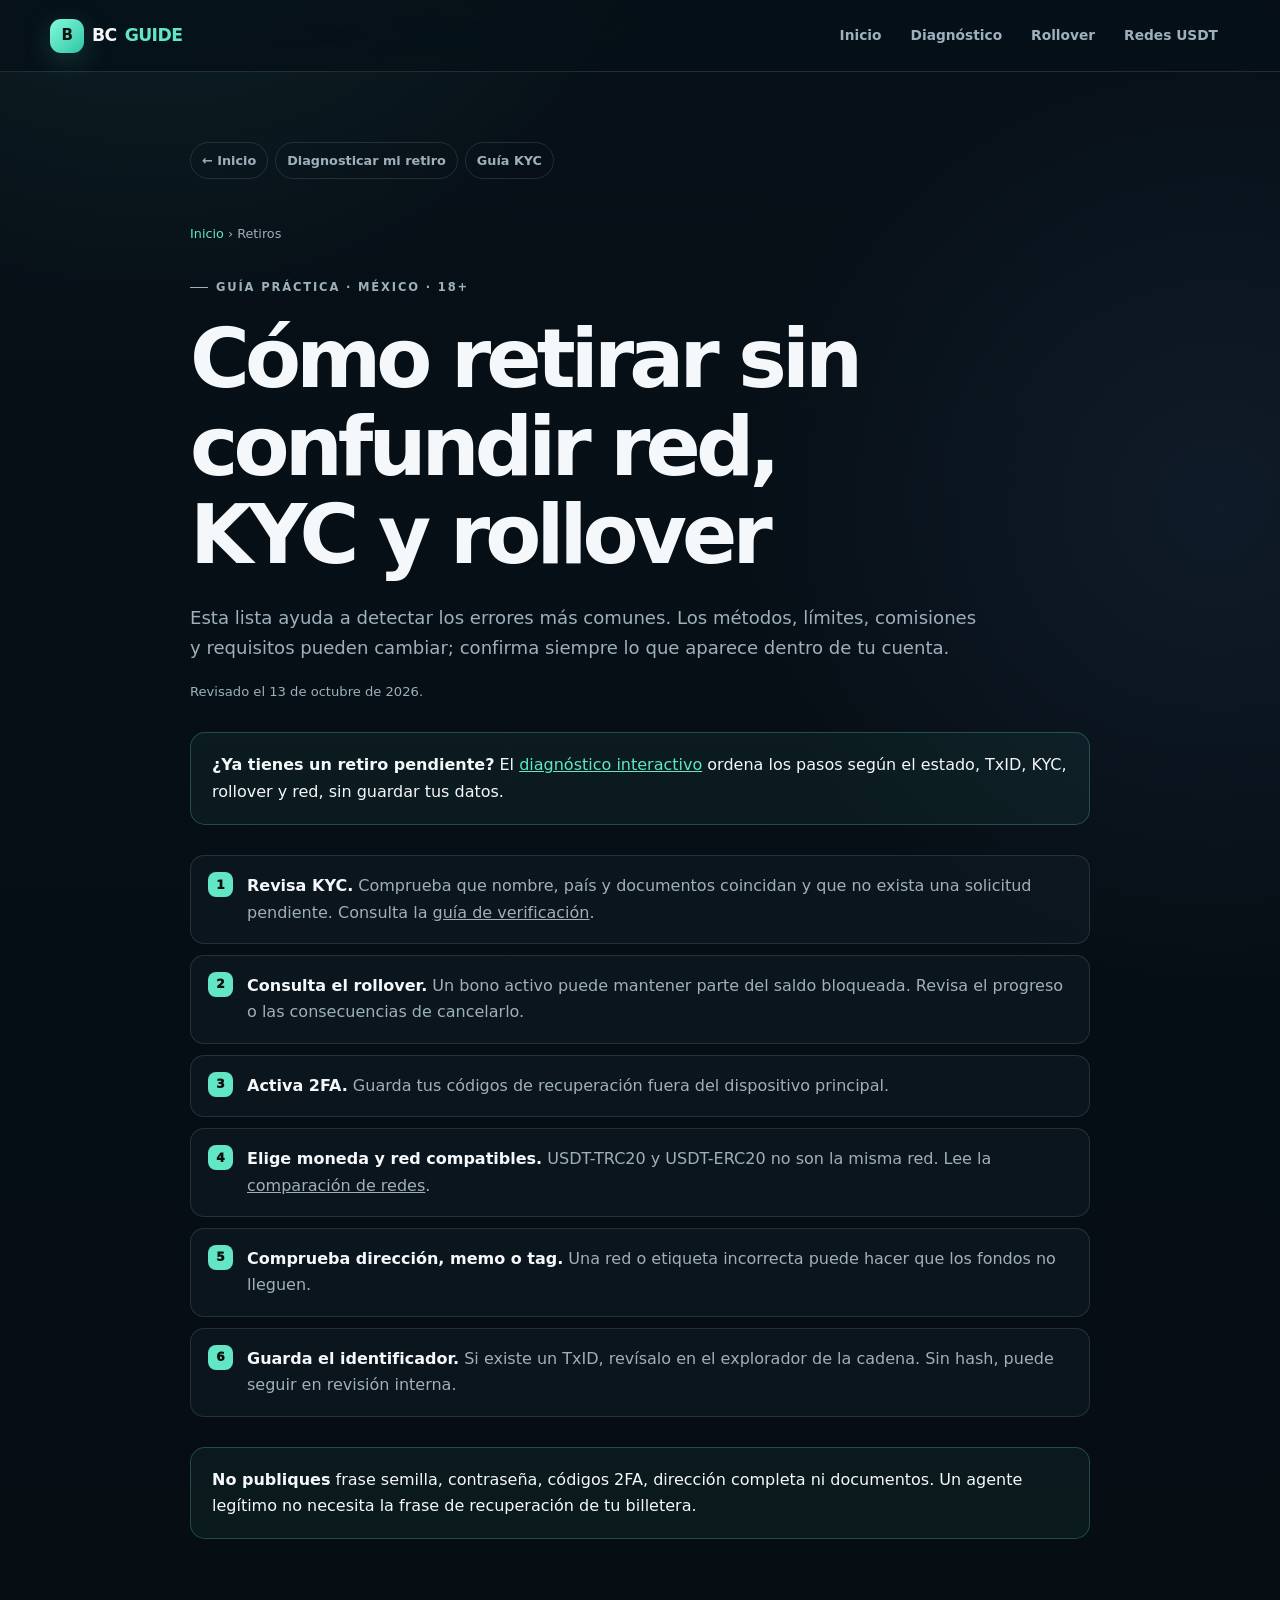
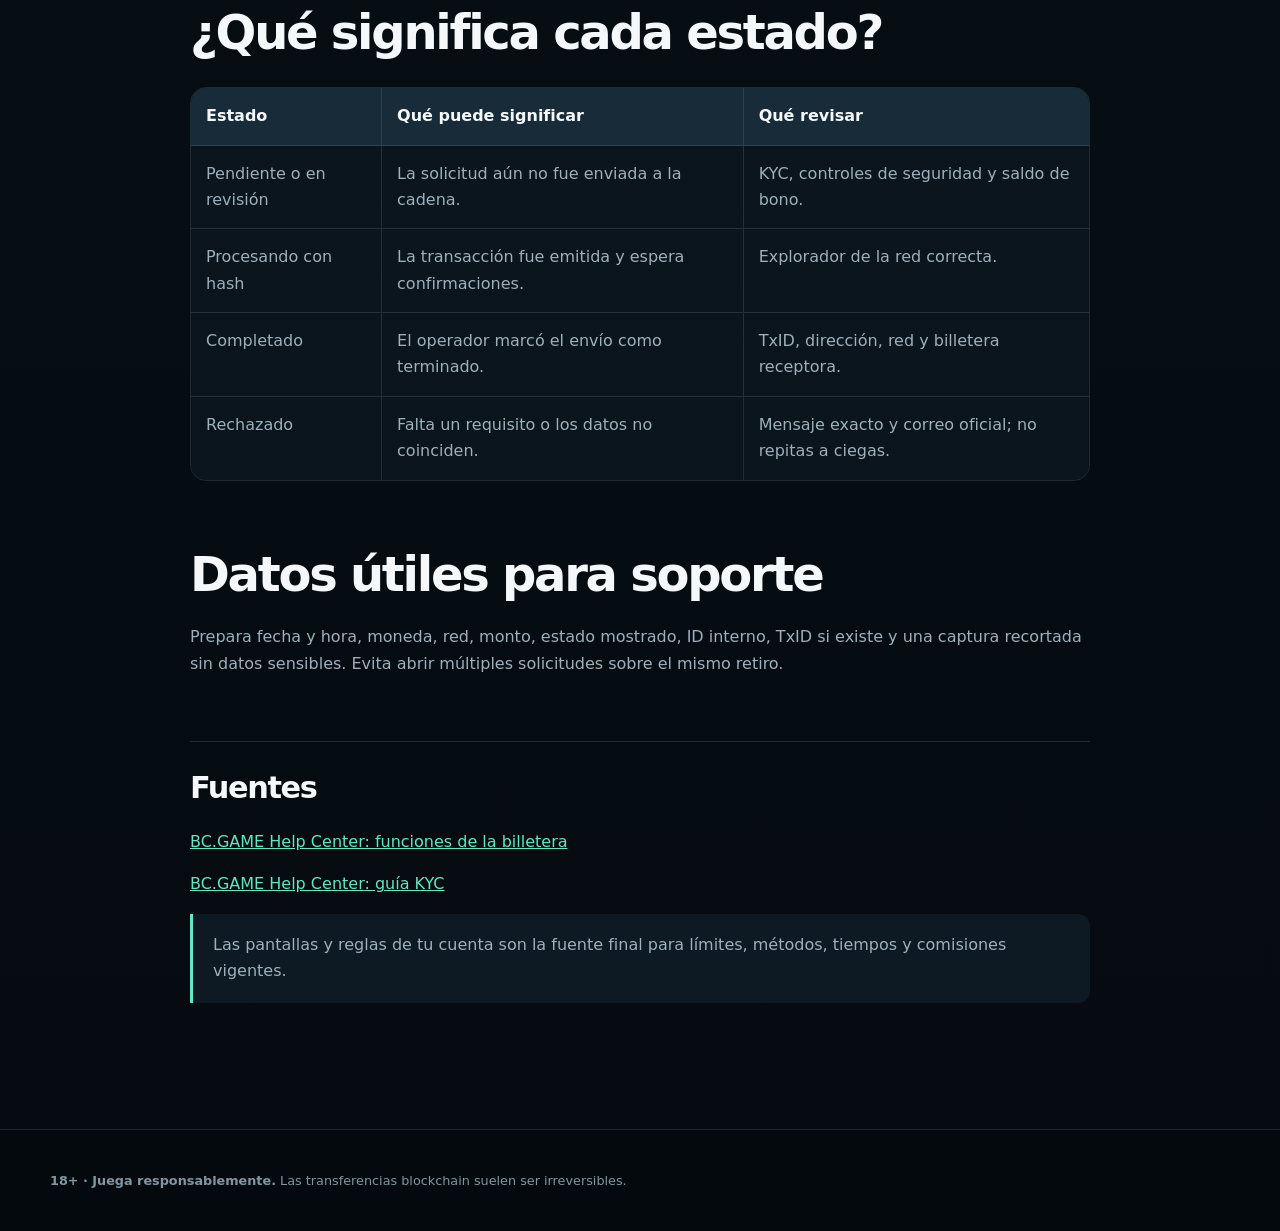
<file: retiros-bc-game-mexico.html>
<!DOCTYPE html>
<html lang="es-MX">
<head>
  <meta charset="utf-8">
  <meta name="viewport" content="width=device-width, initial-scale=1">
  <title>Cómo retirar en BC.GAME México: KYC, red y errores</title>
  <meta name="description" content="Guía para retirar en BC.GAME: KYC, rollover, 2FA, red USDT, dirección, memo, hash y diagnóstico si el retiro queda pendiente.">
  <link rel="canonical" href="https://dzoyox.github.io/bcgame-mexico-guide/retiros-bc-game-mexico.html">
  <meta name="robots" content="index,follow">
  <meta name="theme-color" content="#071018">
  <link rel="icon" href="favicon.svg" type="image/svg+xml">
  <link rel="stylesheet" href="styles.css?v=8">
  <script type="application/ld+json">{"@context":"https://schema.org","@type":"Article","headline":"Cómo retirar en BC.GAME México: KYC, red y errores","datePublished":"2026-10-01","dateModified":"2026-10-13","inLanguage":"es-MX","mainEntityOfPage":"https://dzoyox.github.io/bcgame-mexico-guide/retiros-bc-game-mexico.html","publisher":{"@type":"Organization","name":"BCGUIDE"}}</script>
</head>
<body>
  <header class="topbar"><a class="brand" href="index.html">BC<span>GUIDE</span></a><nav aria-label="Navegación principal"><a href="index.html">Inicio</a><a href="diagnostico-retiro-bc-game.html">Diagnóstico</a><a href="calculadora-rollover.html">Rollover</a><a href="redes-usdt-bc-game.html">Redes USDT</a></nav></header>
  <main class="article-shell">
    <nav class="article-nav" aria-label="Navegación secundaria"><a href="index.html">← Inicio</a><a href="diagnostico-retiro-bc-game.html">Diagnosticar mi retiro</a><a href="kyc-bc-game-verificacion.html">Guía KYC</a></nav>
    <div class="breadcrumbs"><a href="index.html">Inicio</a> › Retiros</div>
    <p class="eyebrow">GUÍA PRÁCTICA · MÉXICO · 18+</p>
    <h1>Cómo retirar sin confundir red, KYC y rollover</h1>
    <p class="article-intro">Esta lista ayuda a detectar los errores más comunes. Los métodos, límites, comisiones y requisitos pueden cambiar; confirma siempre lo que aparece dentro de tu cuenta.</p>
    <p class="reviewed">Revisado el <time datetime="2026-10-13">13 de octubre de 2026</time>.</p>

    <div class="notice"><strong>¿Ya tienes un retiro pendiente?</strong> El <a href="diagnostico-retiro-bc-game.html">diagnóstico interactivo</a> ordena los pasos según el estado, TxID, KYC, rollover y red, sin guardar tus datos.</div>

    <ol class="steps">
      <li><strong>Revisa KYC.</strong> Comprueba que nombre, país y documentos coincidan y que no exista una solicitud pendiente. Consulta la <a href="kyc-bc-game-verificacion.html">guía de verificación</a>.</li>
      <li><strong>Consulta el rollover.</strong> Un bono activo puede mantener parte del saldo bloqueada. Revisa el progreso o las consecuencias de cancelarlo.</li>
      <li><strong>Activa 2FA.</strong> Guarda tus códigos de recuperación fuera del dispositivo principal.</li>
      <li><strong>Elige moneda y red compatibles.</strong> USDT-TRC20 y USDT-ERC20 no son la misma red. Lee la <a href="redes-usdt-bc-game.html">comparación de redes</a>.</li>
      <li><strong>Comprueba dirección, memo o tag.</strong> Una red o etiqueta incorrecta puede hacer que los fondos no lleguen.</li>
      <li><strong>Guarda el identificador.</strong> Si existe un TxID, revísalo en el explorador de la cadena. Sin hash, puede seguir en revisión interna.</li>
    </ol>

    <div class="notice"><strong>No publiques</strong> frase semilla, contraseña, códigos 2FA, dirección completa ni documentos. Un agente legítimo no necesita la frase de recuperación de tu billetera.</div>

    <h2>¿Qué significa cada estado?</h2>
    <table class="comparison">
      <thead><tr><th>Estado</th><th>Qué puede significar</th><th>Qué revisar</th></tr></thead>
      <tbody>
        <tr><td>Pendiente o en revisión</td><td>La solicitud aún no fue enviada a la cadena.</td><td>KYC, controles de seguridad y saldo de bono.</td></tr>
        <tr><td>Procesando con hash</td><td>La transacción fue emitida y espera confirmaciones.</td><td>Explorador de la red correcta.</td></tr>
        <tr><td>Completado</td><td>El operador marcó el envío como terminado.</td><td>TxID, dirección, red y billetera receptora.</td></tr>
        <tr><td>Rechazado</td><td>Falta un requisito o los datos no coinciden.</td><td>Mensaje exacto y correo oficial; no repitas a ciegas.</td></tr>
      </tbody>
    </table>

    <h2>Datos útiles para soporte</h2>
    <p>Prepara fecha y hora, moneda, red, monto, estado mostrado, ID interno, TxID si existe y una captura recortada sin datos sensibles. Evita abrir múltiples solicitudes sobre el mismo retiro.</p>

    <div class="sources">
      <h2>Fuentes</h2>
      <p><a href="https://help.bc.support/es/articles/10702437-una-guia-de-las-funciones-de-tu-billetera" rel="noopener noreferrer" target="_blank">BC.GAME Help Center: funciones de la billetera</a></p>
      <p><a href="https://help.bc.support/es/articles/11114036-guia-para-la-verificacion-kyc" rel="noopener noreferrer" target="_blank">BC.GAME Help Center: guía KYC</a></p>
      <p class="source-note">Las pantallas y reglas de tu cuenta son la fuente final para límites, métodos, tiempos y comisiones vigentes.</p>
    </div>
  </main>
  <footer><p><strong>18+ · Juega responsablemente.</strong> Las transferencias blockchain suelen ser irreversibles.</p></footer>
</body>
</html>
</file>
<file: styles.css>
:root {
  --bg: #071018;
  --bg-deep: #050b10;
  --panel: #0e1a23;
  --panel-2: #13242f;
  --panel-3: #172b38;
  --text: #f5f8fa;
  --muted: #9db0bc;
  --accent: #62e6c5;
  --accent-strong: #2cc6a5;
  --blue: #79a8ff;
  --amber: #f3be62;
  --danger: #ff7b84;
  --line: rgba(190, 215, 225, .14);
  --line-strong: rgba(190, 215, 225, .24);
  --radius: 24px;
  --radius-sm: 15px;
  --shadow: 0 28px 80px rgba(0, 0, 0, .28);
}

* { box-sizing: border-box; }
html { scroll-behavior: smooth; }
body {
  margin: 0;
  overflow-x: clip;
  background:
    radial-gradient(circle at 12% -8%, rgba(98, 230, 197, .11), transparent 34rem),
    radial-gradient(circle at 95% 18%, rgba(121, 168, 255, .08), transparent 30rem),
    linear-gradient(180deg, var(--bg), var(--bg-deep));
  color: var(--text);
  font-family: Inter, ui-sans-serif, system-ui, -apple-system, BlinkMacSystemFont, "Segoe UI", sans-serif;
  line-height: 1.65;
  min-height: 100vh;
}
body::before {
  position: fixed;
  inset: 0;
  z-index: -1;
  content: "";
  pointer-events: none;
  opacity: .22;
  background-image:
    linear-gradient(rgba(255,255,255,.022) 1px, transparent 1px),
    linear-gradient(90deg, rgba(255,255,255,.022) 1px, transparent 1px);
  background-size: 44px 44px;
  mask-image: linear-gradient(to bottom, black, transparent 72%);
}

::selection { color: #04100d; background: var(--accent); }
a { color: inherit; }
a:focus-visible, button:focus-visible, input:focus-visible, select:focus-visible, textarea:focus-visible, summary:focus-visible {
  outline: 3px solid var(--accent);
  outline-offset: 3px;
}

.topbar {
  position: sticky;
  top: 0;
  z-index: 20;
  display: flex;
  justify-content: space-between;
  align-items: center;
  gap: 28px;
  min-height: 72px;
  padding: 12px max(24px, calc((100vw - 1180px) / 2));
  border-bottom: 1px solid var(--line);
  background: rgba(7, 16, 24, .82);
  backdrop-filter: blur(20px) saturate(140%);
}
.brand {
  display: inline-flex;
  align-items: center;
  gap: 8px;
  flex: none;
  color: var(--text);
  text-decoration: none;
  font-size: 1.08rem;
  font-weight: 900;
  letter-spacing: -.035em;
}
.brand::before {
  display: grid;
  place-items: center;
  width: 34px;
  height: 34px;
  border-radius: 11px;
  color: #06120f;
  background: linear-gradient(135deg, #86f8dc, var(--accent-strong));
  box-shadow: 0 8px 28px rgba(98,230,197,.18);
  content: "B";
  font-size: .94rem;
}
.brand span { color: var(--accent); }
nav { display: flex; align-items: center; gap: 5px; }
nav a {
  padding: 8px 12px;
  border-radius: 999px;
  color: var(--muted);
  text-decoration: none;
  font-size: .86rem;
  font-weight: 700;
  white-space: nowrap;
}
nav a:hover { color: var(--text); background: rgba(255,255,255,.055); }

main { width: min(1180px, calc(100% - 40px)); margin: 0 auto; }
.hero {
  min-height: 680px;
  display: grid;
  grid-template-columns: minmax(0, 1.08fr) minmax(340px, .92fr);
  align-items: center;
  gap: clamp(44px, 7vw, 88px);
  padding: 74px 0 84px;
}
.hero-copy { position: relative; z-index: 1; }
.eyebrow {
  display: inline-flex;
  align-items: center;
  gap: 8px;
  margin-bottom: 18px;
  color: var(--accent);
  font-size: .72rem;
  font-weight: 900;
  letter-spacing: .16em;
  text-transform: uppercase;
}
.eyebrow::before { width: 18px; height: 1px; background: currentColor; content: ""; }
h1, h2, h3 { line-height: 1.08; margin-top: 0; }
h1 {
  max-width: 760px;
  margin-bottom: 24px;
  font-size: clamp(3rem, 6vw, 5.55rem);
  letter-spacing: -.06em;
  text-wrap: balance;
}
h2 {
  max-width: 850px;
  margin-bottom: 24px;
  font-size: clamp(2.15rem, 4.1vw, 3.75rem);
  letter-spacing: -.047em;
  text-wrap: balance;
}
h3 { margin-bottom: 14px; font-size: 1.38rem; letter-spacing: -.025em; }
.lead { max-width: 710px; color: var(--muted); font-size: 1.13rem; }
.actions { display: flex; flex-wrap: wrap; gap: 11px; margin: 32px 0 18px; }
.button {
  display: inline-flex;
  align-items: center;
  justify-content: center;
  gap: 8px;
  min-height: 50px;
  padding: 0 22px;
  border: 1px solid transparent;
  border-radius: 14px;
  text-decoration: none;
  font-weight: 850;
  transition: transform .18s ease, border-color .18s ease, background .18s ease, box-shadow .18s ease;
}
.button:hover { transform: translateY(-2px); }
.primary {
  color: #05120f;
  background: linear-gradient(135deg, #86f8dc, var(--accent));
  box-shadow: 0 14px 36px rgba(98,230,197,.16);
}
.primary:hover { background: linear-gradient(135deg, #a0ffe8, #6cebcf); box-shadow: 0 18px 44px rgba(98,230,197,.24); }
.secondary { color: var(--text); border-color: var(--line-strong); background: rgba(255,255,255,.035); }
.secondary:hover { border-color: rgba(98,230,197,.42); background: rgba(98,230,197,.06); }
.button:disabled { opacity: .42; cursor: not-allowed; box-shadow: none; transform: none; }
.disclosure { max-width: 690px; color: #718690; font-size: .77rem; }
.reviewed { margin-top: 16px; color: var(--muted); font-size: .82rem; }

.hero-art { position: relative; }
.hero-art::before {
  position: absolute;
  inset: 8% -8%;
  content: "";
  border-radius: 50%;
  background: linear-gradient(135deg, rgba(98,230,197,.18), rgba(121,168,255,.13));
  filter: blur(70px);
}
.dashboard-window {
  position: relative;
  overflow: hidden;
  padding: 18px;
  border: 1px solid var(--line-strong);
  border-radius: 30px;
  background: linear-gradient(150deg, rgba(23,43,56,.98), rgba(10,22,30,.98));
  box-shadow: var(--shadow);
}
.dashboard-window::after {
  position: absolute;
  right: -70px;
  bottom: -70px;
  width: 190px;
  height: 190px;
  border-radius: 50%;
  background: rgba(98,230,197,.08);
  content: "";
  filter: blur(10px);
}
.dashboard-head {
  display: flex;
  align-items: center;
  gap: 9px;
  padding: 2px 3px 15px;
  color: var(--muted);
  font-size: .76rem;
  font-weight: 800;
}
.live-dot { width: 8px; height: 8px; border-radius: 50%; background: var(--accent); box-shadow: 0 0 0 5px rgba(98,230,197,.1); }
.dashboard-chip { margin-left: auto; padding: 5px 9px; border: 1px solid var(--line); border-radius: 999px; color: var(--accent); }
.dashboard-score {
  padding: 24px;
  border: 1px solid var(--line);
  border-radius: 21px;
  background: rgba(5,13,18,.55);
}
.dashboard-score small { display: block; margin-bottom: 7px; color: var(--muted); font-size: .76rem; text-transform: uppercase; letter-spacing: .11em; }
.dashboard-score strong { display: block; font-size: clamp(1.7rem, 3.5vw, 2.65rem); line-height: 1.1; letter-spacing: -.045em; }
.dashboard-list { display: grid; gap: 8px; margin-top: 12px; }
.dashboard-list a {
  display: grid;
  grid-template-columns: auto 1fr auto;
  align-items: center;
  gap: 12px;
  padding: 13px;
  border: 1px solid transparent;
  border-radius: 15px;
  color: var(--text);
  background: rgba(255,255,255,.038);
  text-decoration: none;
  font-size: .9rem;
  font-weight: 750;
}
.dashboard-list a:hover { border-color: rgba(98,230,197,.34); background: rgba(98,230,197,.07); }
.tool-icon {
  display: grid;
  place-items: center;
  width: 34px;
  height: 34px;
  border-radius: 11px;
  color: var(--accent);
  background: rgba(98,230,197,.1);
  font-size: .7rem;
  font-weight: 900;
}
.dashboard-list b { color: var(--accent); font-size: 1.1rem; }
.privacy-bar { position: relative; z-index: 1; margin-top: 13px; color: var(--muted); font-size: .75rem; text-align: center; }
.privacy-bar strong { color: var(--accent); }

.section { padding: 96px 0; border-top: 1px solid var(--line); }
.trust-strip {
  display: grid;
  grid-template-columns: repeat(3, 1fr);
  gap: 12px;
  margin: 0 0 62px;
}
.trust-item {
  position: relative;
  padding: 20px 20px 20px 48px;
  border: 1px solid var(--line);
  border-radius: 17px;
  background: rgba(14,26,35,.74);
}
.trust-item::before {
  position: absolute;
  left: 19px;
  top: 22px;
  width: 14px;
  height: 14px;
  border: 2px solid var(--accent);
  border-radius: 50%;
  content: "";
}
.trust-item strong { display: block; margin-bottom: 3px; font-size: .92rem; }
.trust-item span { color: var(--muted); font-size: .82rem; }
.cards { display: grid; grid-template-columns: repeat(3, minmax(0,1fr)); gap: 16px; }
.card {
  position: relative;
  overflow: hidden;
  padding: 28px;
  border: 1px solid var(--line);
  border-radius: var(--radius);
  background: linear-gradient(150deg, rgba(19,36,47,.94), rgba(12,25,33,.94));
  box-shadow: 0 12px 35px rgba(0,0,0,.08);
  transition: transform .2s ease, border-color .2s ease, box-shadow .2s ease;
}
.card::after {
  position: absolute;
  right: -38px;
  bottom: -48px;
  width: 110px;
  height: 110px;
  border-radius: 50%;
  background: rgba(98,230,197,.045);
  content: "";
}
.card:hover { transform: translateY(-4px); border-color: rgba(98,230,197,.28); box-shadow: 0 22px 50px rgba(0,0,0,.16); }
.card p, .split p, .faq p, .cta p { color: var(--muted); }
.number {
  display: inline-flex;
  margin-bottom: 38px;
  padding: 6px 9px;
  border: 1px solid rgba(98,230,197,.18);
  border-radius: 9px;
  color: var(--accent);
  background: rgba(98,230,197,.07);
  font-size: .7rem;
  font-weight: 900;
  letter-spacing: .1em;
}
.resource-cards { grid-template-columns: repeat(2,minmax(0,1fr)); }
.resource-cards .card { min-height: 260px; display: flex; flex-direction: column; align-items: flex-start; }
.resource-cards .card p { flex: 1; }
.resource-cards .card:nth-child(1), .resource-cards .card:nth-child(2) { border-color: rgba(98,230,197,.25); }
.text-link { position: relative; z-index: 1; color: var(--accent); font-weight: 850; text-decoration: none; }
.text-link:hover { text-decoration: underline; text-underline-offset: 4px; }

.split { display: grid; grid-template-columns: .8fr 1.2fr; gap: 76px; align-items: start; }
.checklist { display: grid; gap: 10px; padding: 0; margin: 0; list-style: none; }
.checklist li {
  position: relative;
  padding: 17px 18px 17px 50px;
  border: 1px solid var(--line);
  border-radius: var(--radius-sm);
  background: rgba(14,26,35,.72);
}
.checklist li::before {
  position: absolute;
  left: 17px;
  top: 16px;
  display: grid;
  place-items: center;
  width: 22px;
  height: 22px;
  border-radius: 7px;
  color: #06120f;
  background: var(--accent);
  content: "✓";
  font-size: .76rem;
  font-weight: 950;
}
.faq { display: grid; gap: 10px; }
details { padding: 21px 23px; border: 1px solid var(--line); border-radius: var(--radius-sm); background: rgba(14,26,35,.72); }
details[open] { border-color: rgba(98,230,197,.3); }
summary { cursor: pointer; font-weight: 850; }
.cta {
  display: flex;
  justify-content: space-between;
  align-items: center;
  gap: 40px;
  margin: 32px 0 74px;
  padding: 42px;
  border: 1px solid rgba(98,230,197,.28);
  border-radius: 28px;
  background:
    radial-gradient(circle at 90% 10%, rgba(98,230,197,.13), transparent 16rem),
    linear-gradient(130deg, #122932, #0b1921);
  box-shadow: var(--shadow);
}
.cta h2 { margin-bottom: 10px; font-size: clamp(2rem, 4vw, 3.3rem); }
.cta p { max-width: 650px; margin-bottom: 0; }
.cta .button { flex: none; }
footer {
  padding: 34px max(24px, calc((100vw - 1180px) / 2));
  border-top: 1px solid var(--line);
  color: #8196a1;
  background: rgba(4,10,14,.55);
  font-size: .8rem;
}
footer p { margin: 6px 0; }
footer a { color: var(--muted); }

.article-shell { width: min(900px, calc(100% - 40px)); margin: 0 auto; padding: 70px 0 110px; }
.article-shell h1 { max-width: 880px; font-size: clamp(2.65rem, 6.7vw, 5.1rem); }
.article-shell h2 { margin-top: 68px; font-size: clamp(1.9rem, 3.8vw, 3rem); }
.article-shell p, .article-shell li { color: var(--muted); }
.article-shell strong { color: var(--text); }
.article-intro { max-width: 800px; font-size: 1.13rem; }
.article-nav { display: flex; flex-wrap: wrap; gap: 7px; margin-bottom: 44px; }
.article-nav a { padding: 7px 11px; border: 1px solid var(--line); border-radius: 999px; color: var(--muted); text-decoration: none; font-size: .8rem; }
.article-nav a:hover { color: var(--text); border-color: var(--line-strong); }
.breadcrumbs { margin-bottom: 22px; color: var(--muted); font-size: .8rem; }
.breadcrumbs a { color: var(--accent); text-decoration: none; }
.toc { margin: 30px 0; padding: 22px 25px; border: 1px solid var(--line); border-radius: var(--radius-sm); background: var(--panel); }
.toc strong { display: block; margin-bottom: 8px; }
.toc ul { margin: 0; padding-left: 20px; }
.toc a { color: var(--accent); }
.sources { margin-top: 64px; padding-top: 30px; border-top: 1px solid var(--line); }
.sources h2 { margin-top: 0; font-size: 1.9rem; }
.sources a { color: var(--accent); overflow-wrap: anywhere; }
.source-note { padding: 18px 20px; border-left: 3px solid var(--accent); border-radius: 0 12px 12px 0; background: var(--panel); color: var(--muted); }
.comparison { width: 100%; margin: 28px 0; overflow: hidden; border: 1px solid var(--line); border-radius: 16px; border-collapse: separate; border-spacing: 0; }
.comparison th, .comparison td { padding: 15px; border-right: 1px solid var(--line); border-bottom: 1px solid var(--line); text-align: left; vertical-align: top; }
.comparison tr:last-child td { border-bottom: 0; }
.comparison th:last-child, .comparison td:last-child { border-right: 0; }
.comparison th { color: var(--text); background: var(--panel-3); }
.comparison td { color: var(--muted); background: rgba(14,26,35,.68); }
.pill { display: inline-flex; margin: 0 6px 8px 0; padding: 7px 11px; border: 1px solid var(--line); border-radius: 999px; color: var(--muted); background: rgba(255,255,255,.025); font-size: .78rem; }
.notice { margin: 30px 0; padding: 19px 21px; border: 1px solid rgba(98,230,197,.25); border-radius: var(--radius-sm); background: rgba(98,230,197,.055); }
.notice a { color: var(--accent); }
.calculator, .tool-panel {
  display: grid;
  gap: 18px;
  margin: 34px 0;
  padding: clamp(22px, 4vw, 34px);
  border: 1px solid var(--line-strong);
  border-radius: 27px;
  background:
    linear-gradient(150deg, rgba(19,36,47,.97), rgba(10,23,31,.97));
  box-shadow: var(--shadow);
}
.tool-panel h2 { margin: 0; font-size: clamp(1.75rem, 3.8vw, 2.55rem); }
.tool-panel h3 { margin-top: 26px; }
.calculator label, .tool-panel label { display: grid; gap: 8px; color: var(--muted); font-size: .86rem; font-weight: 700; }
.calculator input, .calculator select, .tool-panel input, .tool-panel select, .tool-panel textarea {
  width: 100%;
  padding: 13px 14px;
  color: var(--text);
  border: 1px solid var(--line);
  border-radius: 12px;
  background: rgba(4,12,17,.72);
  font: inherit;
}
.tool-panel textarea { resize: vertical; overflow-wrap: anywhere; }
.calculator input:hover, .calculator select:hover, .tool-panel input:hover, .tool-panel select:hover, .tool-panel textarea:hover { border-color: var(--line-strong); }
.result { padding: 22px; border-radius: 16px; color: #07130f; background: var(--accent); }
.result strong { display: block; color: #07130f; font-size: clamp(2rem, 7vw, 3.7rem); line-height: 1; }
.tool-grid { display: grid; grid-template-columns: repeat(2, minmax(0,1fr)); gap: 16px; }
.metric-grid { display: grid; grid-template-columns: repeat(2,minmax(0,1fr)); gap: 11px; margin: 18px 0; }
.metric { display: grid; align-content: start; min-height: 126px; padding: 18px; border: 1px solid var(--line); border-radius: 15px; background: rgba(4,12,17,.55); }
.metric span { color: var(--muted); font-size: .78rem; }
.metric strong { margin: 7px 0 3px; font-size: clamp(1.35rem, 4vw, 2rem); line-height: 1.1; overflow-wrap: anywhere; }
.metric small { color: var(--muted); }
.metric.featured { border-color: rgba(98,230,197,.38); background: rgba(98,230,197,.06); }
.progress-wrap { margin: 22px 0 4px; }
.progress-label { display: flex; justify-content: space-between; gap: 16px; margin-bottom: 8px; color: var(--muted); font-size: .82rem; }
.progress-track { display: block; width: 100%; height: 9px; overflow: hidden; appearance: none; border: 0; border-radius: 999px; background: rgba(4,12,17,.8); }
.progress-track::-webkit-progress-bar { border-radius: 999px; background: rgba(4,12,17,.8); }
.progress-track::-webkit-progress-value { border-radius: 999px; background: var(--accent); transition: width .25s ease; }
.progress-track::-moz-progress-bar { border-radius: 999px; background: var(--accent); }
.status { margin: 18px 0; padding: 15px 17px; border: 1px solid var(--line); border-radius: 13px; color: var(--text); background: rgba(4,12,17,.55); }
.status.good { border-color: rgba(98,230,197,.42); background: rgba(98,230,197,.07); }
.status.warn { border-color: rgba(243,190,98,.42); background: rgba(243,190,98,.07); }
.status.bad { border-color: rgba(255,123,132,.46); background: rgba(255,123,132,.07); }
.status.neutral { color: var(--muted); }
.tool-actions { display: flex; flex-wrap: wrap; gap: 9px; margin-top: 18px; }
.tool-actions .button { cursor: pointer; font: inherit; }
.privacy-note { margin-bottom: 0; color: #7f949e !important; font-size: .78rem; }
.hash-output { margin-top: 16px; padding: 16px; border: 1px solid var(--line); border-radius: 12px; background: rgba(4,12,17,.65); }
.hash-output span { display: block; margin-bottom: 7px; color: var(--muted); font-size: .76rem; }
.hash-output code { display: block; color: var(--accent); overflow-wrap: anywhere; }
.two-columns { grid-template-columns: repeat(2,minmax(0,1fr)); }
.diagnostic-result { margin-top: 24px; padding-top: 8px; border-top: 1px solid var(--line); }
.result-list { display: grid; gap: 9px; padding-left: 22px; }
.result-list li { padding-left: 5px; }
.checklist.compact li { padding-top: 12px; padding-bottom: 12px; }
.timer { display: grid; justify-items: center; gap: 5px; margin: 20px 0; padding: 24px; border: 1px solid rgba(98,230,197,.3); border-radius: 18px; background: rgba(4,12,17,.6); text-align: center; }
.timer span, .timer small { color: var(--muted); }
.timer strong { color: var(--accent); font-variant-numeric: tabular-nums; font-size: clamp(2.7rem,10vw,5rem); letter-spacing: -.04em; line-height: 1; }
.help-panel { margin: 68px 0 20px; padding: 30px; border: 1px solid rgba(98,230,197,.28); border-radius: var(--radius); background: linear-gradient(135deg, rgba(98,230,197,.07), var(--panel)); }
.help-panel h2 { margin-top: 0; }
.help-panel p { max-width: 720px; }
.analyzer-input { min-height: 260px; margin-top: 8px; line-height: 1.55; }
.input-meta { display: flex; justify-content: space-between; gap: 16px; margin-top: 8px; color: var(--muted); font-size: .78rem; }
.text-button { padding: 0; border: 0; color: var(--accent); background: none; font: inherit; font-weight: 850; cursor: pointer; }
.text-button:hover { text-decoration: underline; }
.finding-grid { display: grid; grid-template-columns: repeat(2,minmax(0,1fr)); gap: 11px; margin: 22px 0; }
.finding { padding: 19px; border: 1px solid var(--line); border-radius: 15px; background: var(--panel); }
.finding.found { border-color: rgba(98,230,197,.3); }
.finding.missing { border-color: rgba(243,190,98,.28); }
.finding-label { display: block; margin-bottom: 18px; color: var(--muted); font-size: .66rem; font-weight: 900; letter-spacing: .12em; }
.finding.found .finding-label { color: var(--accent); }
.finding.missing .finding-label { color: var(--amber); }
.finding h3 { margin-bottom: 9px; font-size: 1.15rem; }
.finding .evidence { margin: 0; font-size: .87rem; overflow-wrap: anywhere; }
.steps { counter-reset: step; padding: 0; list-style: none; }
.steps li { position: relative; margin: 11px 0; padding: 17px 17px 17px 56px; border: 1px solid var(--line); border-radius: 14px; background: rgba(14,26,35,.72); }
.steps li::before { position: absolute; left: 17px; top: 16px; display: grid; place-items: center; width: 25px; height: 25px; border-radius: 8px; color: #06120f; background: var(--accent); counter-increment: step; content: counter(step); font-size: .76rem; font-weight: 950; }

@media (max-width: 900px) {
  .hero { grid-template-columns: 1fr; gap: 46px; min-height: auto; padding-top: 62px; }
  .hero-art { width: min(100%, 620px); }
  .cards { grid-template-columns: repeat(2,minmax(0,1fr)); }
  .trust-strip { grid-template-columns: 1fr; }
}

@media (max-width: 720px) {
  .topbar { position: static; align-items: flex-start; flex-wrap: wrap; gap: 8px; padding-block: 14px; }
  .topbar nav { width: 100%; overflow-x: auto; padding-bottom: 3px; scrollbar-width: none; }
  .topbar nav::-webkit-scrollbar { display: none; }
  .topbar nav a { padding-inline: 9px; }
  .cards, .resource-cards, .split, .tool-grid, .metric-grid, .two-columns, .finding-grid { grid-template-columns: 1fr; }
  .split { gap: 30px; }
  .section { padding: 72px 0; }
  .resource-cards .card { min-height: 0; }
  .cta { align-items: stretch; flex-direction: column; padding: 28px; }
  .comparison { display: block; overflow-x: auto; border-radius: 14px; }
}

@media (max-width: 520px) {
  main, .article-shell { width: min(100% - 28px, 1180px); }
  .hero { padding: 48px 0 64px; }
  h1 { font-size: clamp(2.55rem, 13vw, 3.8rem); }
  .article-shell h1 { font-size: clamp(2.35rem, 12vw, 3.5rem); }
  .article-shell { padding-top: 46px; }
  .dashboard-window { padding: 13px; border-radius: 22px; }
  .dashboard-score { padding: 19px; }
  .tool-panel, .calculator { border-radius: 21px; }
  .button { width: 100%; }
  .actions .button, .tool-actions .button { flex: 1 1 100%; }
  .input-meta { align-items: flex-start; flex-direction: column; gap: 5px; }
}

@media (prefers-reduced-motion: reduce) {
  html { scroll-behavior: auto; }
  *, *::before, *::after { scroll-behavior: auto !important; transition: none !important; }
}
</file>
